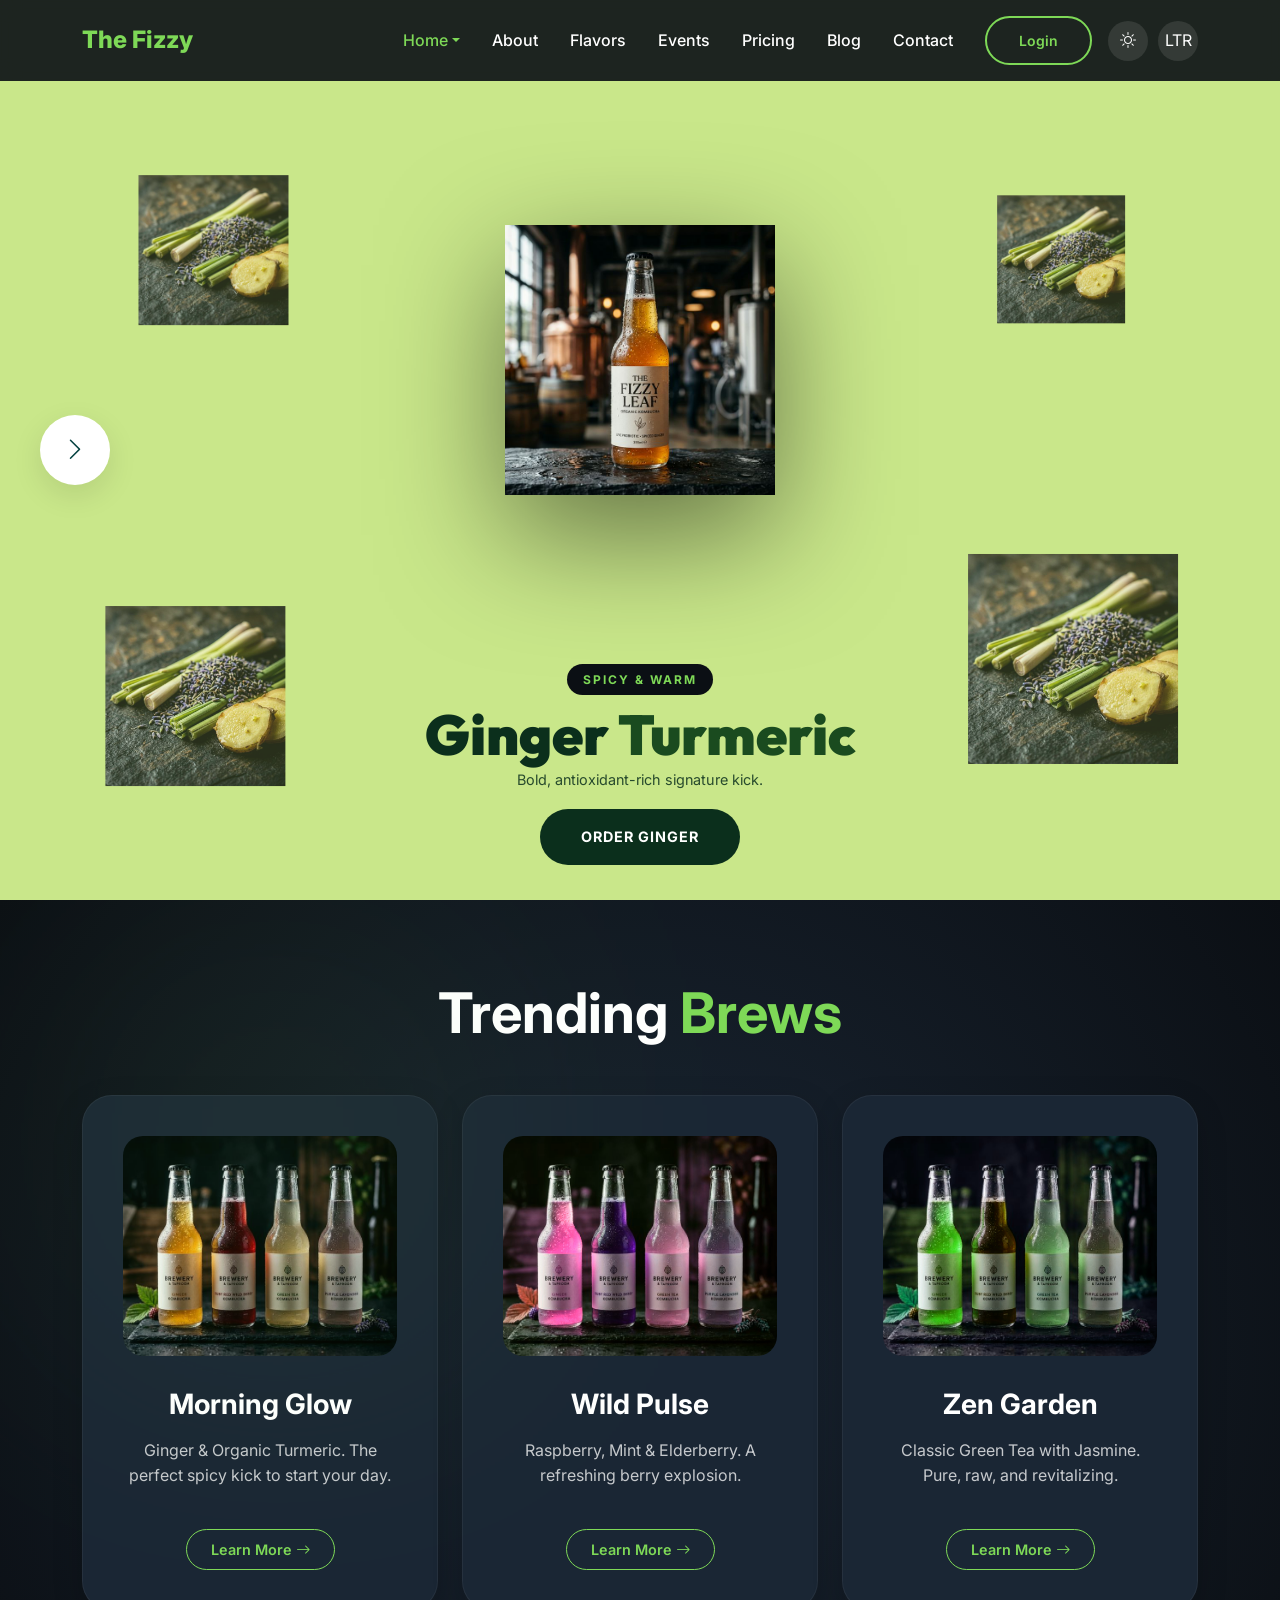
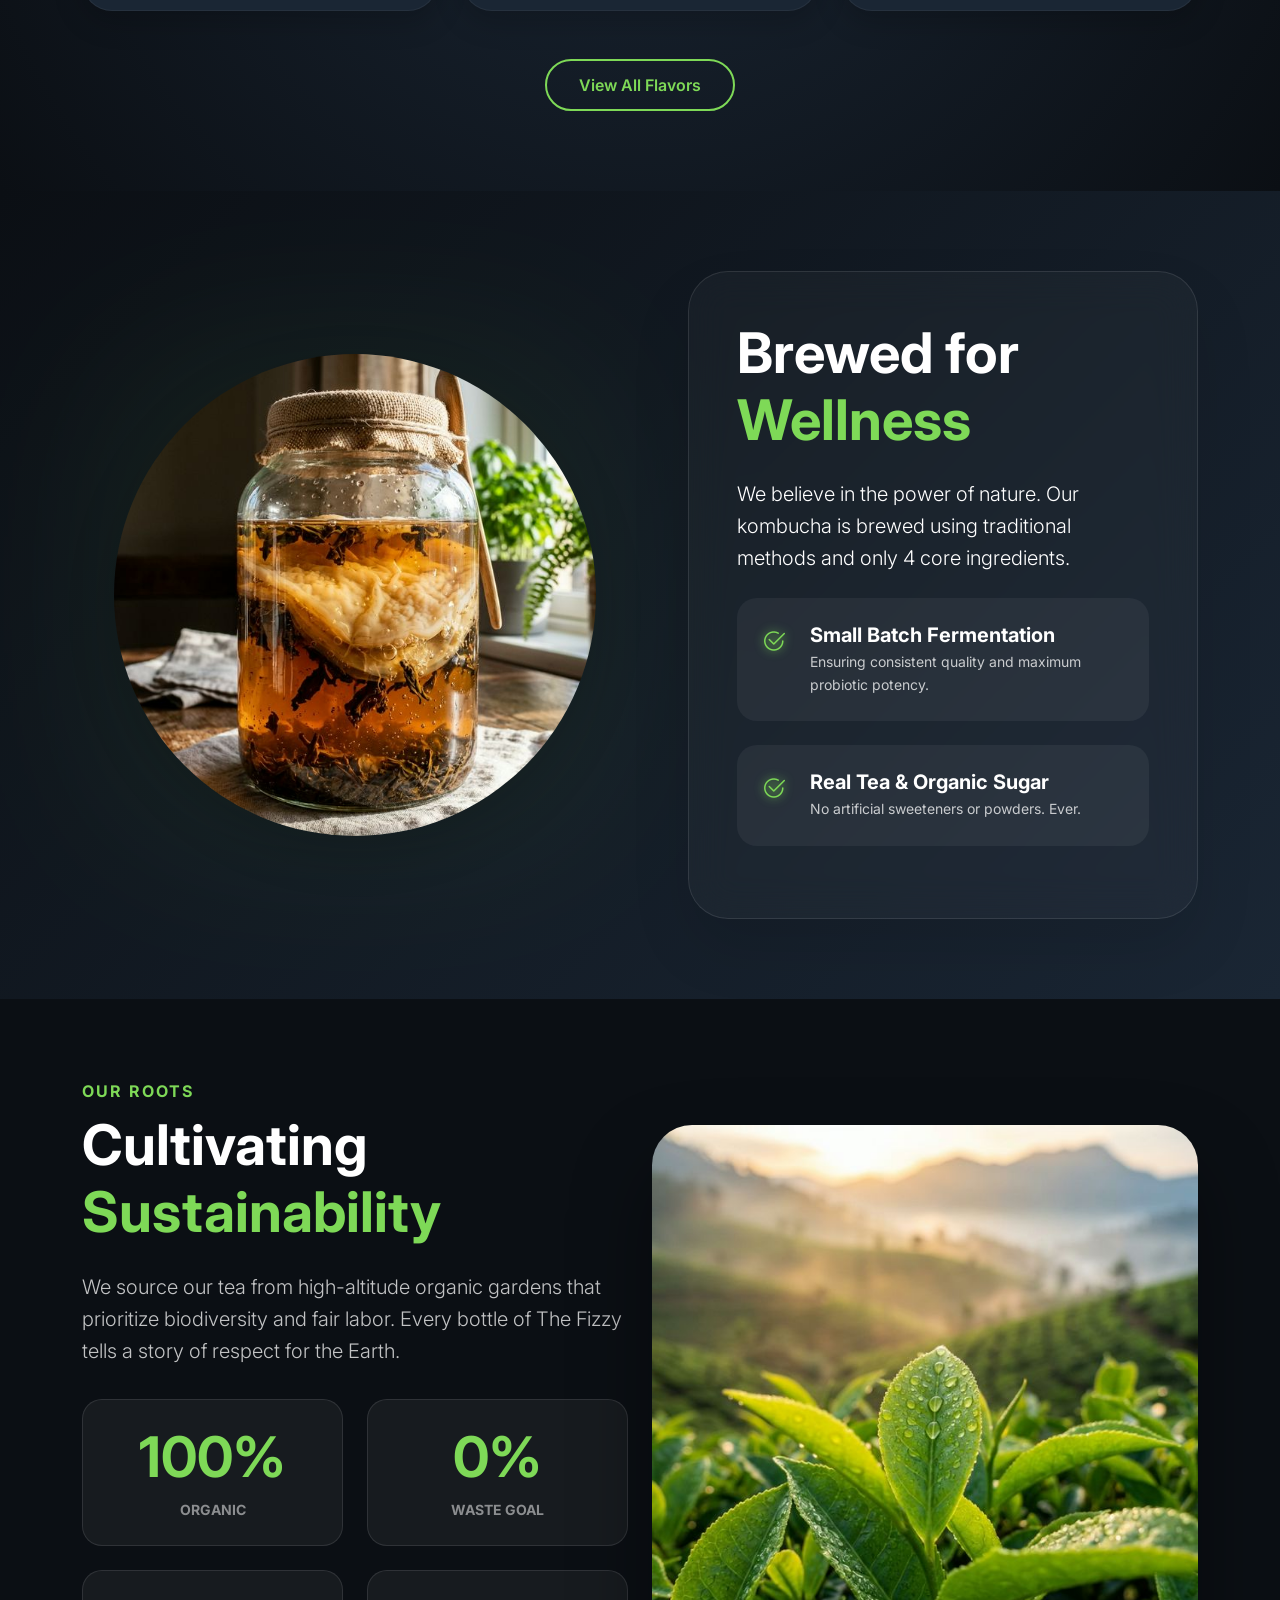
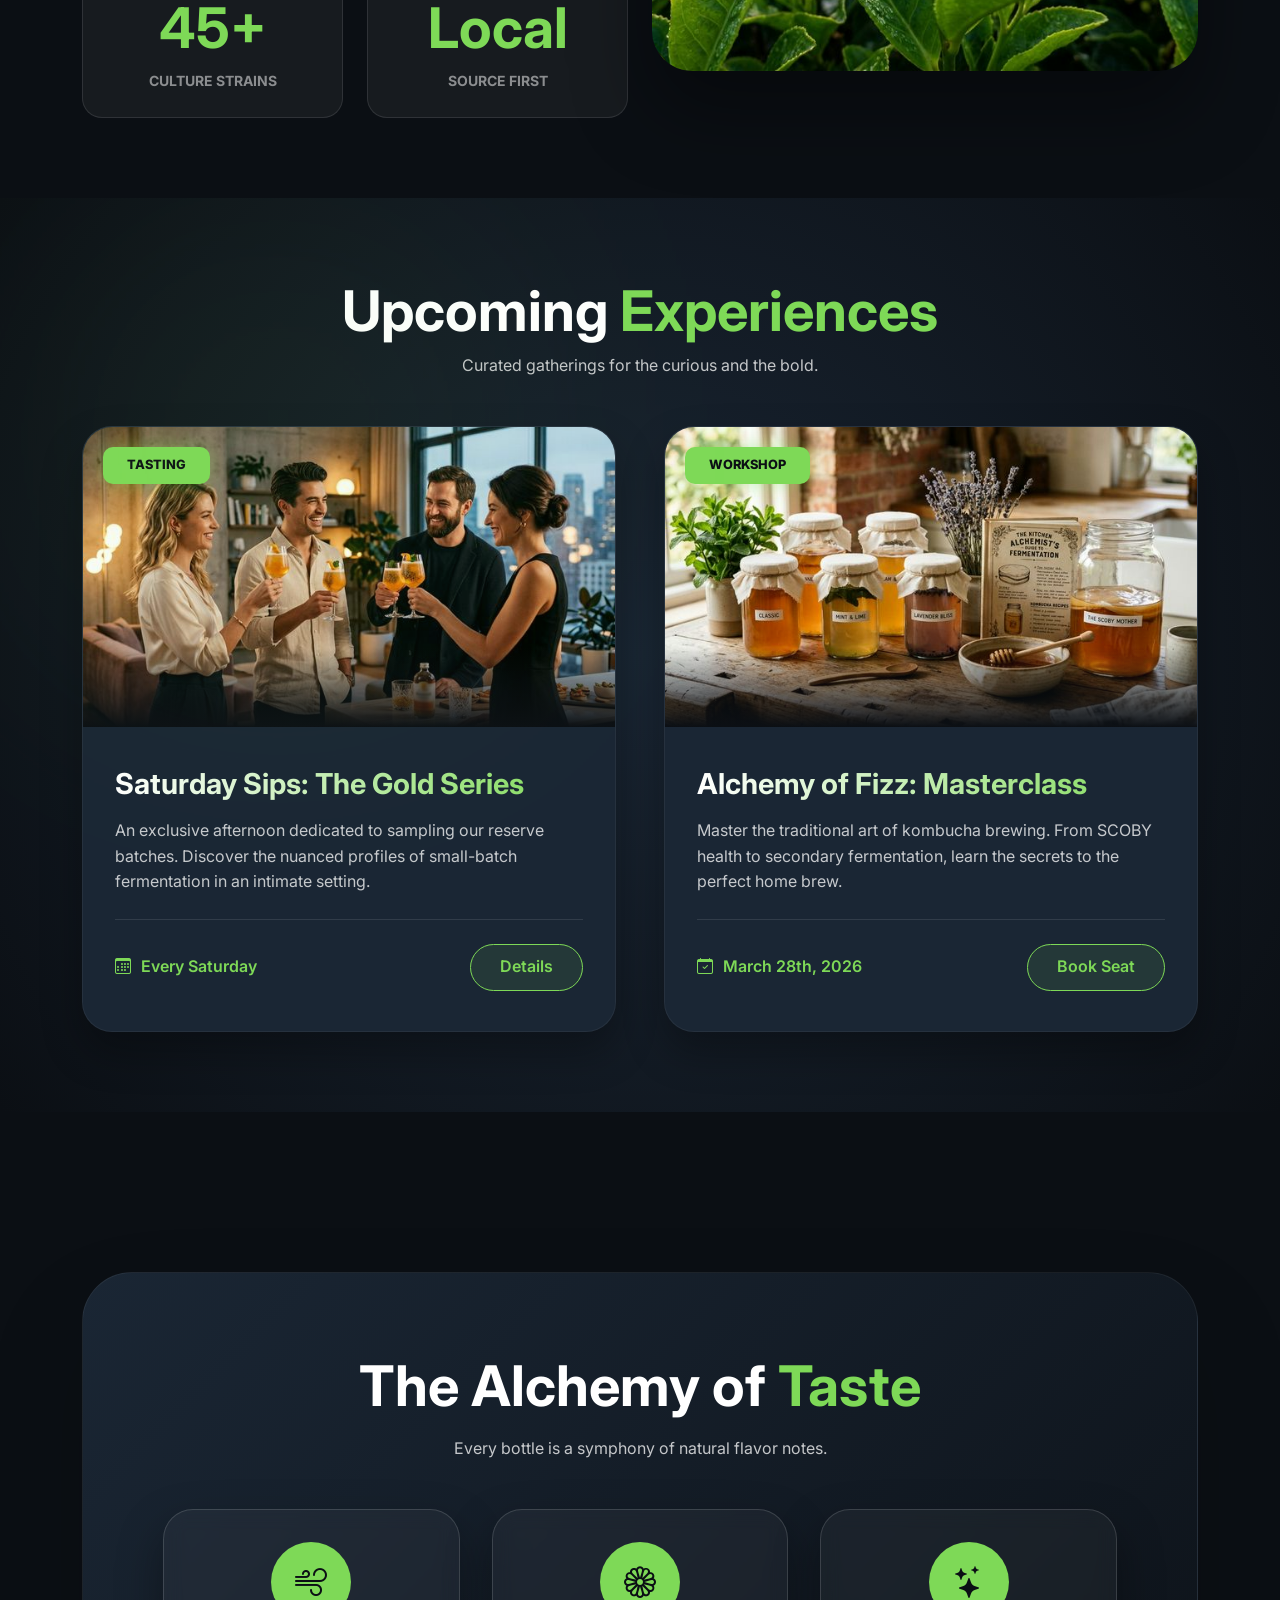
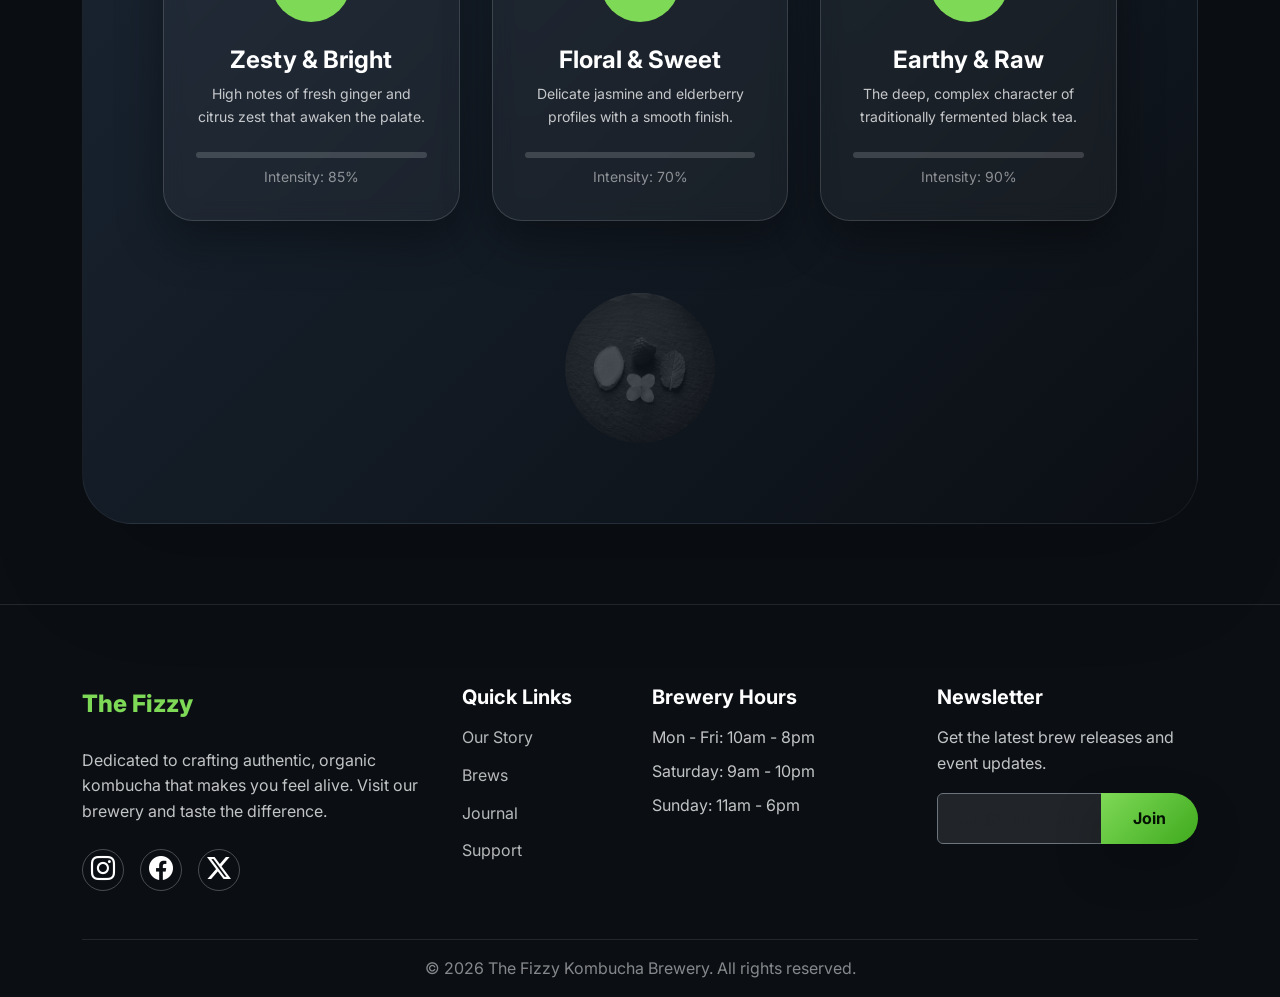
<file: index.html>
<!DOCTYPE html>
<html lang="en" dir="ltr" data-theme="dark">

<head>
    <meta charset="UTF-8">
    <meta name="viewport" content="width=device-width, initial-scale=1.0">
    <title>The Fizzy | Premium Kombucha Brewery</title>
    <meta name="description"
        content="Authentic, organic, small-batch kombucha brewery. Fresh, fizzy, and alive brews for a healthy lifestyle.">

    <!-- Fonts -->
    <link rel="preconnect" href="https://fonts.googleapis.com">
    <link rel="preconnect" href="https://fonts.gstatic.com" crossorigin>
    <link
        href="https://fonts.googleapis.com/css2?family=Inter:wght@400;500;600;700&family=Outfit:wght@400;600;800&display=swap"
        rel="stylesheet">

    <!-- Icons -->
    <link rel="icon" type="image/png" href="assets/images/favicon.png">
    <link rel="stylesheet" href="https://cdn.jsdelivr.net/npm/bootstrap-icons@1.11.3/font/bootstrap-icons.min.css">

    <!-- Bootstrap CSS (Dynamic based on RTL) -->
    <link id="bootstrap-link" rel="stylesheet"
        href="https://cdn.jsdelivr.net/npm/bootstrap@5.3.3/dist/css/bootstrap.min.css">

    <!-- Custom CSS -->
    <link rel="stylesheet" href="assets/css/style.css">
</head>

<body>

    <!-- Header / Navbar -->
    <nav class="navbar navbar-expand-lg fixed-top">
        <div class="container">
            <a class="navbar-brand d-flex align-items-center" href="index.html">
                <span>The Fizzy</span>
            </a>

            <div class="d-flex align-items-center ms-auto">


                <button class="navbar-toggler border-0 shadow-none" type="button" data-bs-toggle="collapse"
                    data-bs-target="#navbarNav">
                    <span class="navbar-toggler-icon"></span>
                </button>
            </div>

            <div class="collapse navbar-collapse" id="navbarNav">
                <ul class="navbar-nav m-inline-start-auto">
                    <li class="nav-item dropdown">
                        <a class="nav-link dropdown-toggle active" href="#" role="button"
                            data-bs-toggle="dropdown">Home</a>
                        <ul class="dropdown-menu bg-dark border-secondary">
                            <li><a class="dropdown-item text-white" href="index.html">Home 1</a></li>
                            <li><a class="dropdown-item text-white" href="home-2.html">Home 2</a></li>
                        </ul>
                    </li>
                    <li class="nav-item"><a class="nav-link" href="about.html">About</a></li>
                    <li class="nav-item"><a class="nav-link" href="flavors.html">Flavors</a></li>
                    <li class="nav-item"><a class="nav-link" href="events.html">Events</a></li>
                    <li class="nav-item"><a class="nav-link" href="pricing.html">Pricing</a></li>
                    <li class="nav-item"><a class="nav-link" href="blog.html">Blog</a></li>

                    <li class="nav-item"><a class="nav-link" href="contact.html">Contact</a></li>
                </ul>

                <div class="d-flex align-items-center mt-3 mt-lg-0 ms-lg-3">
                    <a href="login.html" class="btn btn-outline-accent btn-sm me-3">Login</a>
                    <div class="theme-controls d-flex">
                        <button id="theme-toggle" class="control-btn" title="Toggle Dark/Light Mode"><i
                                class="bi bi-sun"></i></button>
                        <button id="rtl-toggle" class="control-btn" title="Toggle LTR/RTL"><span
                                class="rtl-text">LTR</span></button>

                    </div>
                </div>
            </div>
        </div>
    </nav>

    <!-- Fruity Inspired Hero Slider -->
    <header id="fruity-hero">
        <main class="fruity-main">
            <!-- Navigation Buttons -->
            <div class="slider-controls-wrap">
                <button id="prevButton" class="slider-btn wave-btn"><i class="bi bi-chevron-left"></i></button>
                <button id="nextButton" class="slider-btn wave-btn"><i class="bi bi-chevron-right"></i></button>
            </div>

            <!-- Animated Title Background -->
            <div class="bg-title-wrap">
                <h1 class="h1-bg">GINGER</h1>
            </div>

            <!-- Central Product -->
            <div class="product-focus">
                <div class="product-bottle-img">
                    <img src="assets/images/hero_bottle.png" alt="Premium Kombucha" class="bottle-main">
                </div>
            </div>

            <!-- Content Overlay -->
            <div class="hero-content-overlay">
                <div class="content-slider-strip">
                    <section class="content-slide">
                        <span class="premium-badge-mini">Spicy & Warm</span>
                        <h2 class="flavor-main-title">Ginger <span class="text-accent">Turmeric</span></h2>
                        <p class="flavor-lede">Bold, antioxidant-rich signature kick.</p>
                        <a href="flavors.html" class="btn btn-accent-hero-mini">Order Ginger</a>
                    </section>
                    <section class="content-slide">
                        <span class="premium-badge-mini">Sweet & Tangy</span>
                        <h2 class="flavor-main-title">Wild <span class="text-accent">Berry</span> Bliss</h2>
                        <p class="flavor-lede">Naturally sweet forest berry harvest.</p>
                        <a href="flavors.html" class="btn btn-accent-hero-mini">Savor Berries</a>
                    </section>
                    <section class="content-slide">
                        <span class="premium-badge-mini">Pure & Zen</span>
                        <h2 class="flavor-main-title">Classic <span class="text-accent">Green</span> Tea</h2>
                        <p class="flavor-lede">Raw, organic organic green tea fermentation.</p>
                        <a href="flavors.html" class="btn btn-accent-hero-mini">Classic Zen</a>
                    </section>
                </div>
            </div>

            <!-- Floating Ingredients -->
            <div class="ingredients-viewport">
                <div class="sections-strip">
                    <!-- Section 1: Ginger -->
                    <section class="ingredient-section" id="section1">
                        <div class="floating-group">
                            <div class="f-img f-img-1"><img src="assets/images/brew-ingredients.png" alt="Ginger"></div>
                            <div class="f-img f-img-2"><img src="assets/images/brew-ingredients.png" alt="Ginger"></div>
                            <div class="f-img f-img-3"><img src="assets/images/brew-ingredients.png" alt="Mint"></div>
                            <div class="f-img f-img-4"><img src="assets/images/brew-ingredients.png" alt="Turmeric">
                            </div>
                        </div>
                    </section>
                    <!-- Section 2: Berry -->
                    <section class="ingredient-section" id="section2">
                        <div class="floating-group">
                            <div class="f-img f-img-1"><img src="assets/images/flavors.png" alt="Berry"></div>
                            <div class="f-img f-img-2"><img src="assets/images/flavors.png" alt="Berry"></div>
                            <div class="f-img f-img-3"><img src="assets/images/flavors.png" alt="Berry"></div>
                            <div class="f-img f-img-4"><img src="assets/images/flavors.png" alt="Berry"></div>
                        </div>
                    </section>
                    <!-- Section 3: Classic -->
                    <section class="ingredient-section" id="section3">
                        <div class="floating-group">
                            <div class="f-img f-img-1"><img src="assets/images/farm-roots.png" alt="Tea"></div>
                            <div class="f-img f-img-2"><img src="assets/images/farm-roots.png" alt="Tea"></div>
                            <div class="f-img f-img-3"><img src="assets/images/farm-roots.png" alt="Tea"></div>
                            <div class="f-img f-img-4"><img src="assets/images/farm-roots.png" alt="Tea"></div>
                        </div>
                    </section>
                </div>
            </div>
        </main>
    </header>

    <!-- Featured Flavors -->
    <section class="section-padding bg-darker">
        <div class="container text-center">
            <h2 class="mb-5 animate-on-scroll">Trending <span class="text-accent">Brews</span></h2>
            <div class="row g-4 flavor-row">
                <!-- Flavor 1 -->
                <div class="col-md-6 col-lg-4 animate-on-scroll">
                    <div class="flavor-card flavor-ginger">
                        <div class="flavor-image-container">
                            <img src="assets/images/flavors.png" alt="Ginger & Turmeric" class="flavor-image">
                        </div>
                        <h3>Morning Glow</h3>
                        <p class="opacity-75">Ginger & Organic Turmeric. The perfect spicy kick to start your day.</p>
                        <a href="flavors.html#ginger-ritual" class="learn-more-btn">Learn More <i
                                class="bi bi-arrow-right"></i></a>
                    </div>
                </div>
                <!-- Flavor 2 -->
                <div class="col-md-6 col-lg-4 animate-on-scroll" style="animation-delay: 0.2s">
                    <div class="flavor-card flavor-pulse">
                        <div class="flavor-image-container">
                            <img src="assets/images/flavors.png" alt="Wild Berry" class="flavor-image">
                        </div>
                        <h3>Wild Pulse</h3>
                        <p class="opacity-75">Raspberry, Mint & Elderberry. A refreshing berry explosion.</p>
                        <a href="flavors.html#wild-berry-bloom" class="learn-more-btn">Learn More <i
                                class="bi bi-arrow-right"></i></a>
                    </div>
                </div>
                <!-- Flavor 3 -->
                <div class="col-md-6 col-lg-4 animate-on-scroll" style="animation-delay: 0.4s">
                    <div class="flavor-card flavor-zen">
                        <div class="flavor-image-container">
                            <img src="assets/images/flavors.png" alt="Green Tea" class="flavor-image">
                        </div>
                        <h3>Zen Garden</h3>
                        <p class="opacity-75">Classic Green Tea with Jasmine. Pure, raw, and revitalizing.</p>
                        <a href="flavors.html#emerald-mint" class="learn-more-btn">Learn More <i
                                class="bi bi-arrow-right"></i></a>
                    </div>
                </div>
            </div>
            <div class="mt-5">
                <a href="flavors.html" class="btn btn-outline-accent">View All Flavors</a>
            </div>
        </div>
    </section>

    <!-- Brewing Process (Wellness) -->
    <section class="section-padding overflow-hidden wellness-section">
        <div class="container">
            <div class="row align-items-center">
                <div class="col-lg-6 order-2 order-lg-1 animate-on-scroll">
                    <div class="wellness-image-container">
                        <img src="assets/images/wellness_brew.png" alt="Pure Brewing"
                            class="img-fluid rounded-circle shadow-lg border-accent border-4"
                            style="aspect-ratio: 1/1; object-fit: cover;">
                    </div>
                </div>
                <div class="col-lg-6 order-1 order-lg-2 ps-lg-5 mb-5 mb-lg-0 animate-on-scroll">
                    <div class="glass-card">
                        <h2 class="mb-4">Brewed for <span class="text-accent">Wellness</span></h2>
                        <p class="lead mb-4">We believe in the power of nature. Our kombucha is brewed using traditional
                            methods
                            and only 4 core ingredients.</p>
                        <ul class="list-unstyled wellness-list mt-4">
                            <li class="d-flex align-items-start">
                                <i class="bi bi-check2-circle text-accent me-4"></i>
                                <div>
                                    <h5 class="fw-bold mb-1">Small Batch Fermentation</h5>
                                    <p class="opacity-75 mb-0 small">Ensuring consistent quality and maximum probiotic
                                        potency.</p>
                                </div>
                            </li>
                            <li class="d-flex align-items-start">
                                <i class="bi bi-check2-circle text-accent me-4"></i>
                                <div>
                                    <h5 class="fw-bold mb-1">Real Tea & Organic Sugar</h5>
                                    <p class="opacity-75 mb-0 small">No artificial sweeteners or powders. Ever.</p>
                                </div>
                            </li>
                        </ul>
                    </div>
                </div>
            </div>
        </div>
    </section>

    <!-- Sustainability & Sourcing -->
    <section class="section-padding sustainability-section">
        <div class="container">
            <div class="row align-items-center">
                <div class="col-lg-6 mb-5 mb-lg-0 animate-on-scroll">
                    <span class="text-accent fw-bold text-uppercase letter-spacing-2">Our Roots</span>
                    <h2 class="display-4 fw-bold mt-2 mb-4">Cultivating <span class="text-accent">Sustainability</span>
                    </h2>
                    <p class="lead opacity-75 mb-4">We source our tea from high-altitude organic gardens that prioritize
                        biodiversity and fair labor. Every bottle of The Fizzy tells a story of respect for the
                        Earth.</p>
                    <div class="stats-grid">
                        <div class="stat-box">
                            <h2>100%</h2>
                            <p class="mb-0 small text-uppercase fw-bold opacity-50">Organic</p>
                        </div>
                        <div class="stat-box">
                            <h2>0%</h2>
                            <p class="mb-0 small text-uppercase fw-bold opacity-50">Waste Goal</p>
                        </div>
                        <div class="stat-box">
                            <h2>45+</h2>
                            <p class="mb-0 small text-uppercase fw-bold opacity-50">Culture Strains</p>
                        </div>
                        <div class="stat-box">
                            <h2>Local</h2>
                            <p class="mb-0 small text-uppercase fw-bold opacity-50">Source First</p>
                        </div>
                    </div>
                </div>
                <div class="col-lg-6 animate-on-scroll" style="animation-delay: 0.2s">
                    <div class="sustainability-image-wrapper">
                        <img src="assets/images/sustainability_roots.png" alt="Tea Garden" class="img-fluid">
                    </div>
                </div>
            </div>
        </div>
    </section>



    <!-- Premium Events Section -->
    <section class="section-padding bg-darker overflow-hidden">
        <div class="container">
            <div class="text-center mb-5 animate-on-scroll">
                <h2 class="display-4 fw-bold">Upcoming <span class="text-accent">Experiences</span></h2>
                <p class="opacity-75">Curated gatherings for the curious and the bold.</p>
            </div>
            <div class="row g-5">
                <!-- Event 1 -->
                <div class="col-lg-6 animate-on-scroll">
                    <div class="event-card">
                        <span class="event-badge">TASTING</span>
                        <div class="event-image-wrapper">
                            <img src="assets/images/event_tasting.png" alt="Saturday Sips">
                            <div class="event-overlay"></div>
                        </div>
                        <div class="event-content">
                            <h3>Saturday Sips: The Gold Series</h3>
                            <p class="opacity-75 mb-4">An exclusive afternoon dedicated to sampling our reserve batches.
                                Discover the nuanced profiles of small-batch fermentation in an intimate setting.</p>
                            <div class="event-footer">
                                <div class="event-date">
                                    <i class="bi bi-calendar3"></i> Every Saturday
                                </div>
                                <a href="events.html" class="event-btn">Details</a>
                            </div>
                        </div>
                    </div>
                </div>
                <!-- Event 2 -->
                <div class="col-lg-6 animate-on-scroll" style="animation-delay: 0.2s">
                    <div class="event-card">
                        <span class="event-badge">WORKSHOP</span>
                        <div class="event-image-wrapper">
                            <img src="assets/images/event_workshop.png" alt="Home Brew 101">
                            <div class="event-overlay"></div>
                        </div>
                        <div class="event-content">
                            <h3>Alchemy of Fizz: Masterclass</h3>
                            <p class="opacity-75 mb-4">Master the traditional art of kombucha brewing. From SCOBY health
                                to secondary fermentation, learn the secrets to the perfect home brew.</p>
                            <div class="event-footer">
                                <div class="event-date">
                                    <i class="bi bi-calendar-check"></i> March 28th, 2026
                                </div>
                                <a href="events.html" class="event-btn">Book Seat</a>
                            </div>
                        </div>
                    </div>
                </div>
            </div>
        </div>
    </section>

    <!-- Taste Profile (Interactive-style) -->
        <section class="section-padding">
            <div class="container">
                <div class="flavor-profile-container animate-on-scroll">
                    <div class="text-center mb-5">
                        <h2 class="display-5 fw-bold mb-3">The Alchemy of <span class="text-accent">Taste</span></h2>
                        <p class="opacity-75">Every bottle is a symphony of natural flavor notes.</p>
                    </div>
                    <div class="flavor-profile-grid">
                        <!-- Note 1 -->
                        <div class="flavor-node" style="--percent: 85%;">
                            <div class="icon-circle">
                                <i class="bi bi-wind"></i>
                            </div>
                            <h4>Zesty & Bright</h4>
                            <p class="small opacity-75">High notes of fresh ginger and citrus zest that awaken the
                                palate.</p>
                            <div class="taste-meter">
                                <div class="taste-fill"></div>
                            </div>
                            <small class="mt-2 d-block opacity-50">Intensity: 85%</small>
                        </div>
                        <!-- Note 2 -->
                        <div class="flavor-node" style="--percent: 70%;">
                            <div class="icon-circle">
                                <i class="bi bi-flower1"></i>
                            </div>
                            <h4>Floral & Sweet</h4>
                            <p class="small opacity-75">Delicate jasmine and elderberry profiles with a smooth finish.
                            </p>
                            <div class="taste-meter">
                                <div class="taste-fill"></div>
                            </div>
                            <small class="mt-2 d-block opacity-50">Intensity: 70%</small>
                        </div>
                        <!-- Note 3 -->
                        <div class="flavor-node" style="--percent: 90%;">
                            <div class="icon-circle">
                                <i class="bi bi-stars"></i>
                            </div>
                            <h4>Earthy & Raw</h4>
                            <p class="small opacity-75">The deep, complex character of traditionally fermented black
                                tea.</p>
                            <div class="taste-meter">
                                <div class="taste-fill"></div>
                            </div>
                            <small class="mt-2 d-block opacity-50">Intensity: 90%</small>
                        </div>
                    </div>
                    <div class="text-center mt-5">
                        <img src="assets/images/flavor_profile.png" alt="Raw Ingredients"
                            class="img-fluid rounded-circle opacity-25 mt-4"
                            style="width: 150px; filter: grayscale(1);">
                    </div>
                </div>
            </div>
        </section>

        <!-- Footer -->
    <footer>
        <div class="container">
            <div class="row g-4">
                <div class="col-lg-4">
                    <a class="navbar-brand d-inline-flex align-items-center mb-4" href="index.html">
                        <span>The Fizzy</span>
                    </a>
                    <p class="opacity-75 mb-4">Dedicated to crafting authentic, organic kombucha that makes you feel
                        alive. Visit our brewery and taste the difference.</p>
                    <div class="social-links d-flex gap-3">
                        <a href="#"><i class="bi bi-instagram fs-4"></i></a>
                        <a href="#"><i class="bi bi-facebook fs-4"></i></a>
                        <a href="#"><i class="bi bi-twitter-x fs-4"></i></a>
                    </div>
                </div>
                <div class="col-lg-2">
                    <h5>Quick Links</h5>
                    <ul class="list-unstyled mt-3">
                        <li><a href="about.html" class="footer-link">Our Story</a></li>
                        <li><a href="flavors.html" class="footer-link">Brews</a></li>
                        <li><a href="blog.html" class="footer-link">Journal</a></li>
                        <li><a href="contact.html" class="footer-link">Support</a></li>
                    </ul>
                </div>
                <div class="col-lg-3">
                    <h5>Brewery Hours</h5>
                    <ul class="list-unstyled mt-3 opacity-75">
                        <li class="mb-2">Mon - Fri: 10am - 8pm</li>
                        <li class="mb-2">Saturday: 9am - 10pm</li>
                        <li class="mb-2">Sunday: 11am - 6pm</li>
                    </ul>
                </div>
                <div class="col-lg-3">
                    <h5>Newsletter</h5>
                    <p class="opacity-75 mt-3">Get the latest brew releases and event updates.</p>
                    <form class="mt-3">
                        <div class="input-group">
                            <input type="email" class="form-control bg-dark border-secondary text-white"
                                placeholder="your@email.com">
                            <button class="btn btn-accent">Join</button>
                        </div>
                    </form>
                </div>
            </div>
            <hr class="mt-5 border-secondary">
            <div class="text-center mt-3 opacity-50">
                <p>&copy; 2026 The Fizzy Kombucha Brewery. All rights reserved.</p>
            </div>
        </div>
    </footer>

        <!-- Bootstrap JS + Popper JS Bundle -->
        <!-- Bootstrap JS + Popper JS Bundle -->
        <script src="https://cdn.jsdelivr.net/npm/bootstrap@5.3.3/dist/js/bootstrap.bundle.min.js"></script>

        <!-- GSAP and Slider Logic -->
        <script src="https://cdnjs.cloudflare.com/ajax/libs/gsap/3.12.5/gsap.min.js"></script>
        <script>
            document.addEventListener('DOMContentLoaded', () => {
                const h1Texts = ["GINGER", "BERRY", "CLASSIC"];
                const logoColors = ["var(--ginger-logo)", "var(--berry-logo)", "var(--classic-logo)"];

                const sectionsStrip = document.querySelector(".sections-strip");
                const contentStrip = document.querySelector(".content-slider-strip");
                const prevButton = document.getElementById("prevButton");
                const nextButton = document.getElementById("nextButton");
                const mainTitle = document.querySelector(".h1-bg");
                const logoText = document.querySelector(".navbar-brand span");

                let currentIndex = 0;

                // Initial Floating Animation for all pieces
                gsap.to(".f-img img", {
                    x: "random(-30, 30)",
                    y: "random(-30, 30)",
                    duration: "random(2, 4)",
                    ease: "sine.inOut",
                    yoyo: true,
                    repeat: -1,
                    stagger: {
                        amount: 2,
                        from: "random"
                    }
                });

                const updateSlider = () => {
                    const offset = -currentIndex * 100;
                    gsap.to([sectionsStrip, contentStrip], {
                        x: `${offset}vw`,
                        duration: 0.8,
                        ease: "expo.out"
                    });

                    // Update Text and Colors
                    gsap.to(logoText, { color: logoColors[currentIndex], duration: 0.5 });
                    gsap.fromTo(mainTitle, { y: "20%", opacity: 0 }, {
                        y: "0%",
                        opacity: 0.15,
                        duration: 0.5,
                        onStart: () => { mainTitle.innerHTML = h1Texts[currentIndex]; }
                    });

                    // Button visibility
                    prevButton.style.display = currentIndex === 0 ? "none" : "flex";
                    nextButton.style.display = currentIndex === h1Texts.length - 1 ? "none" : "flex";

                    // Update button colors
                    if (currentIndex < h1Texts.length - 1) nextButton.style.color = logoColors[currentIndex + 1];
                    if (currentIndex > 0) prevButton.style.color = logoColors[currentIndex - 1];
                };

                nextButton.addEventListener("click", () => {
                    if (currentIndex < h1Texts.length - 1) {
                        currentIndex++;
                        updateSlider();
                        gsap.from(".ingredient-section:nth-child(" + (currentIndex + 1) + ") .f-img", {
                            y: "100vh",
                            stagger: 0.1,
                            duration: 0.8,
                            ease: "power2.out"
                        });
                    }
                });

                prevButton.addEventListener("click", () => {
                    if (currentIndex > 0) {
                        currentIndex--;
                        updateSlider();
                        gsap.from(".ingredient-section:nth-child(" + (currentIndex + 1) + ") .f-img", {
                            y: "-100vh",
                            stagger: 0.1,
                            duration: 0.8,
                            ease: "power2.out"
                        });
                    }
                });
            });
        </script>
        <script src="assets/js/main.js"></script>
</body>

</html>
</file>
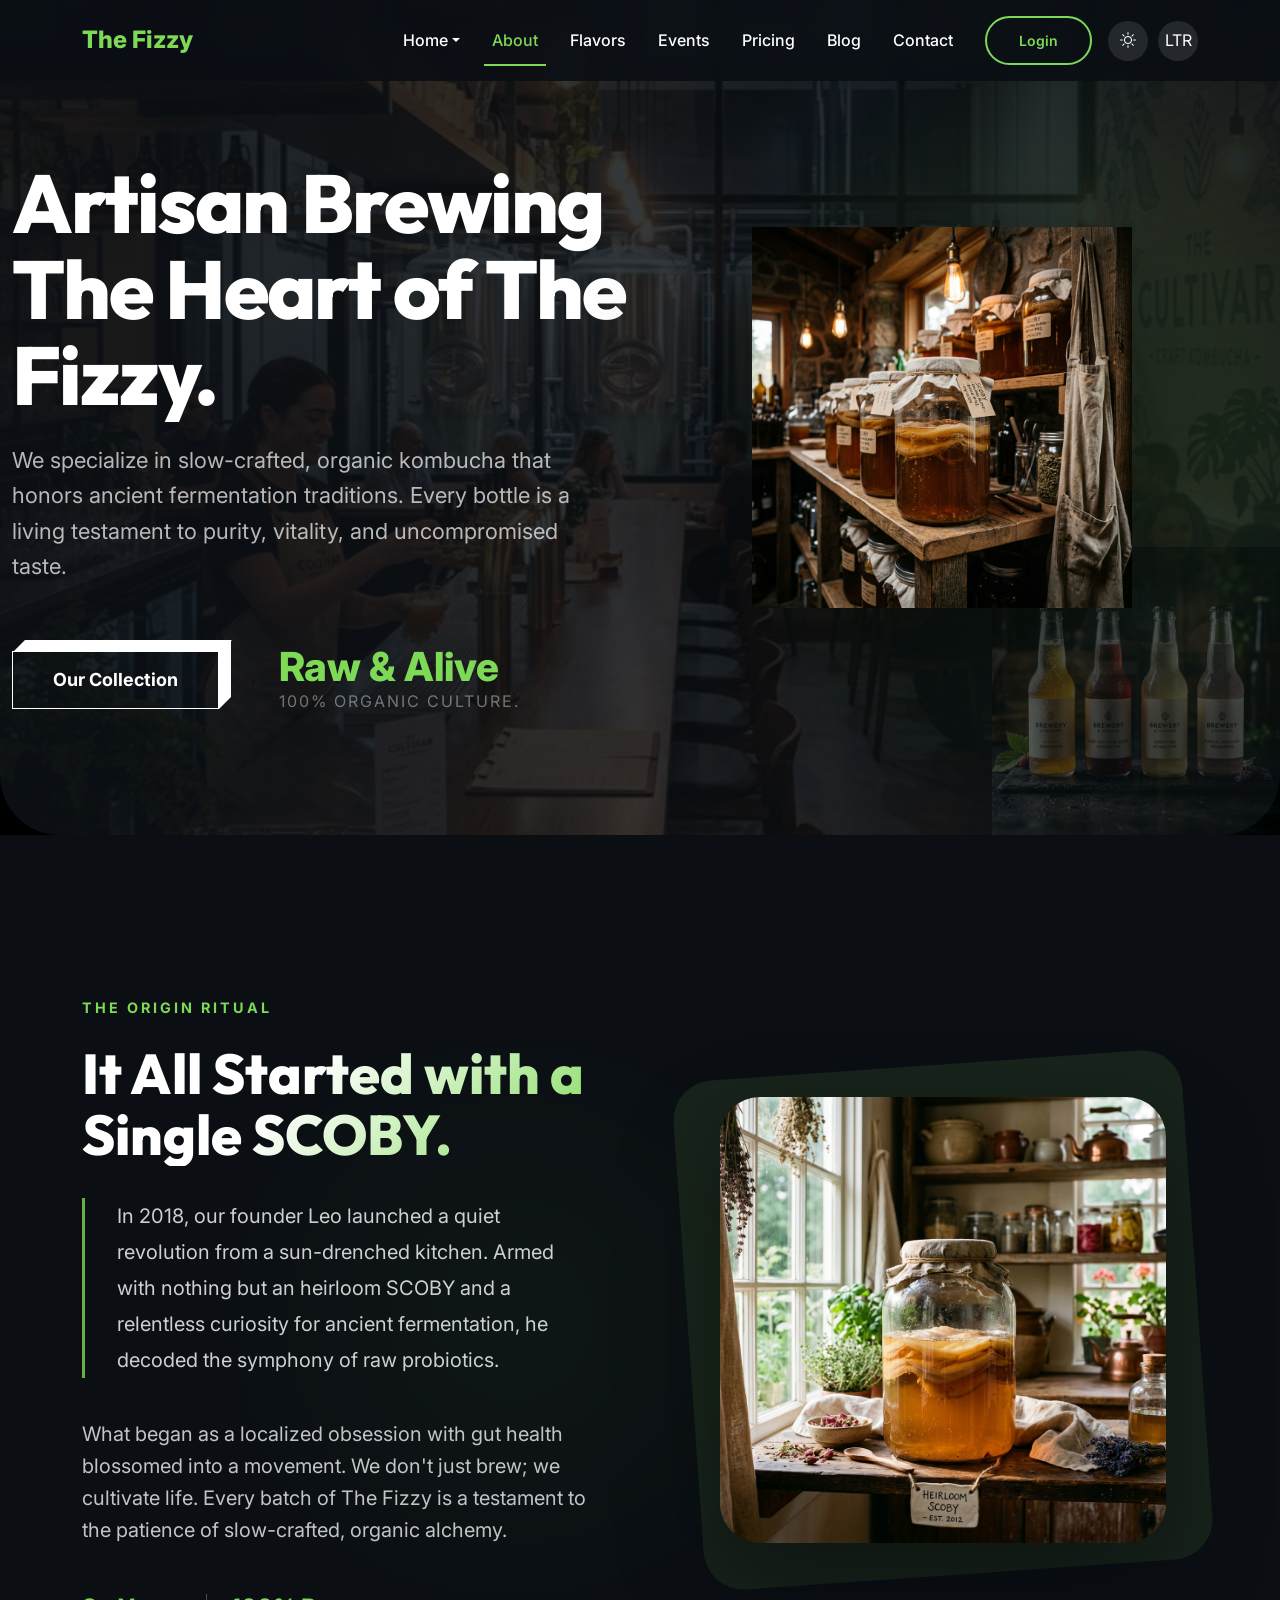
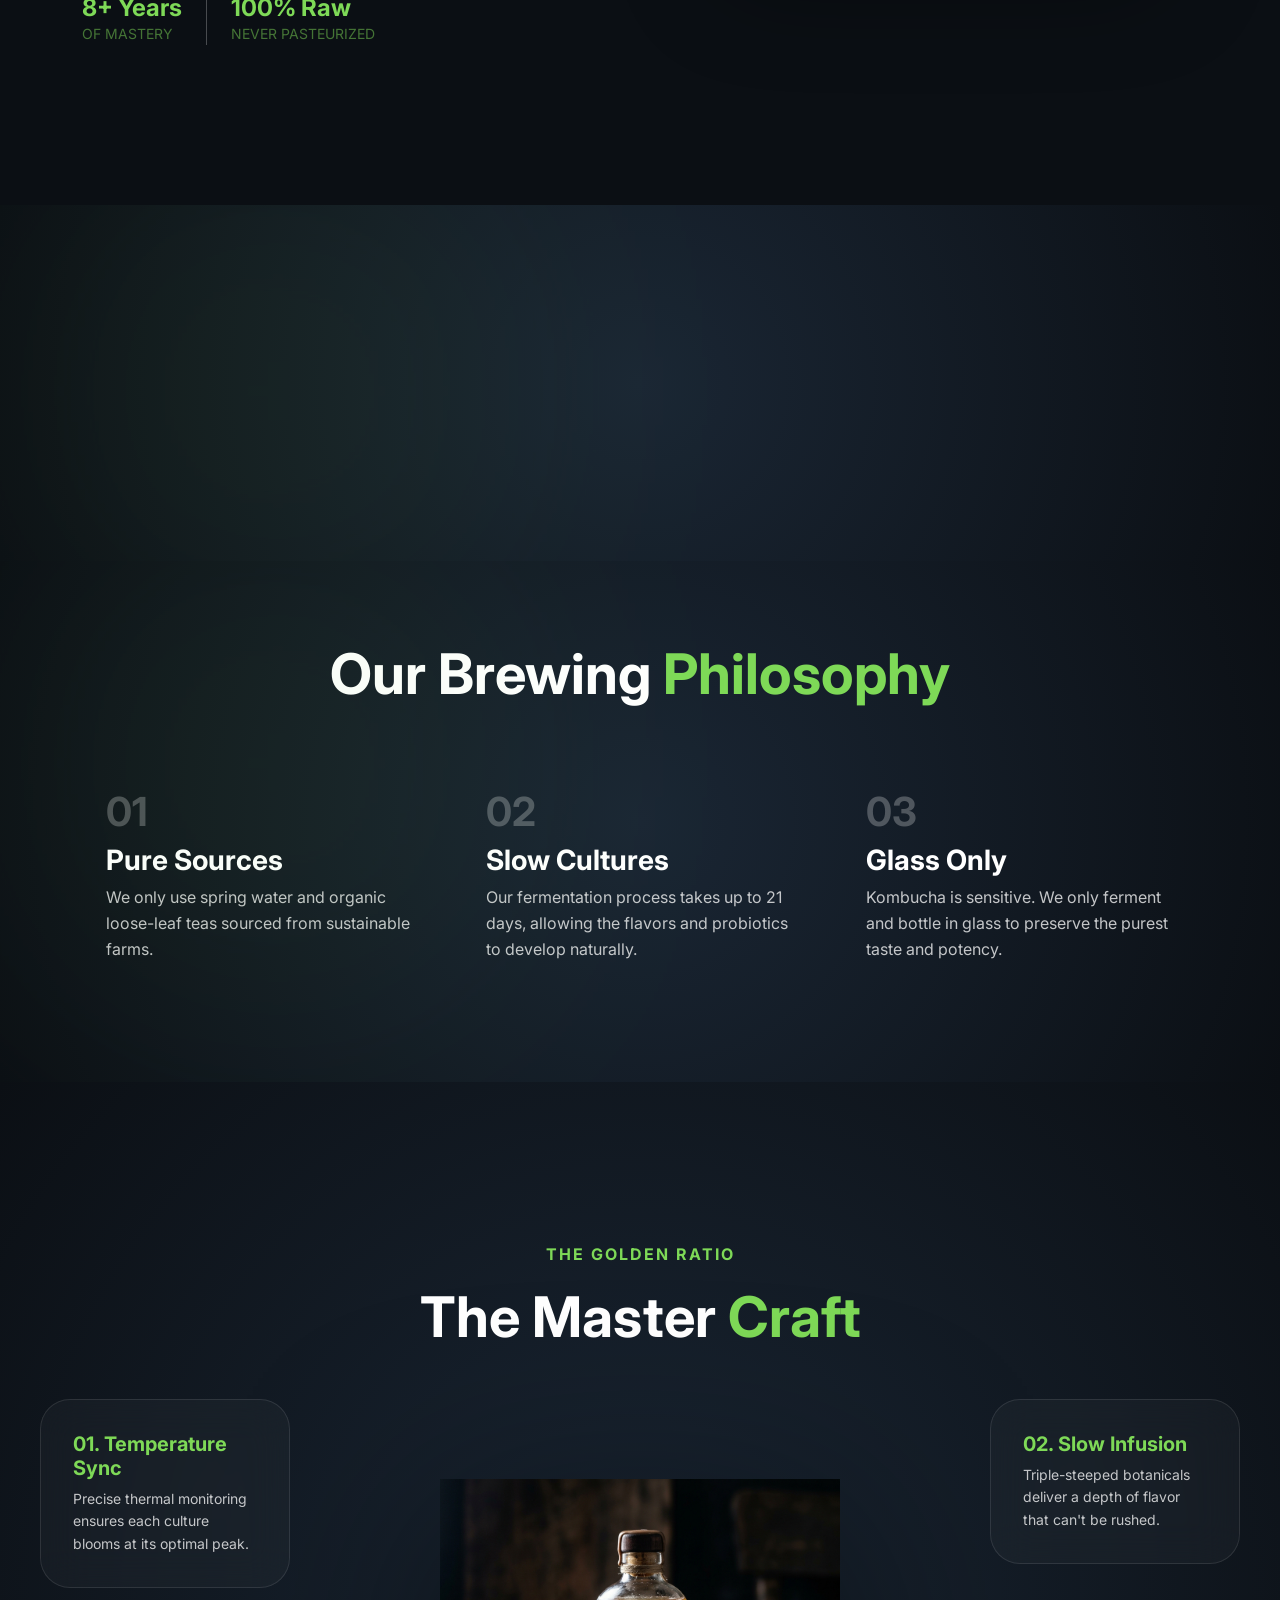
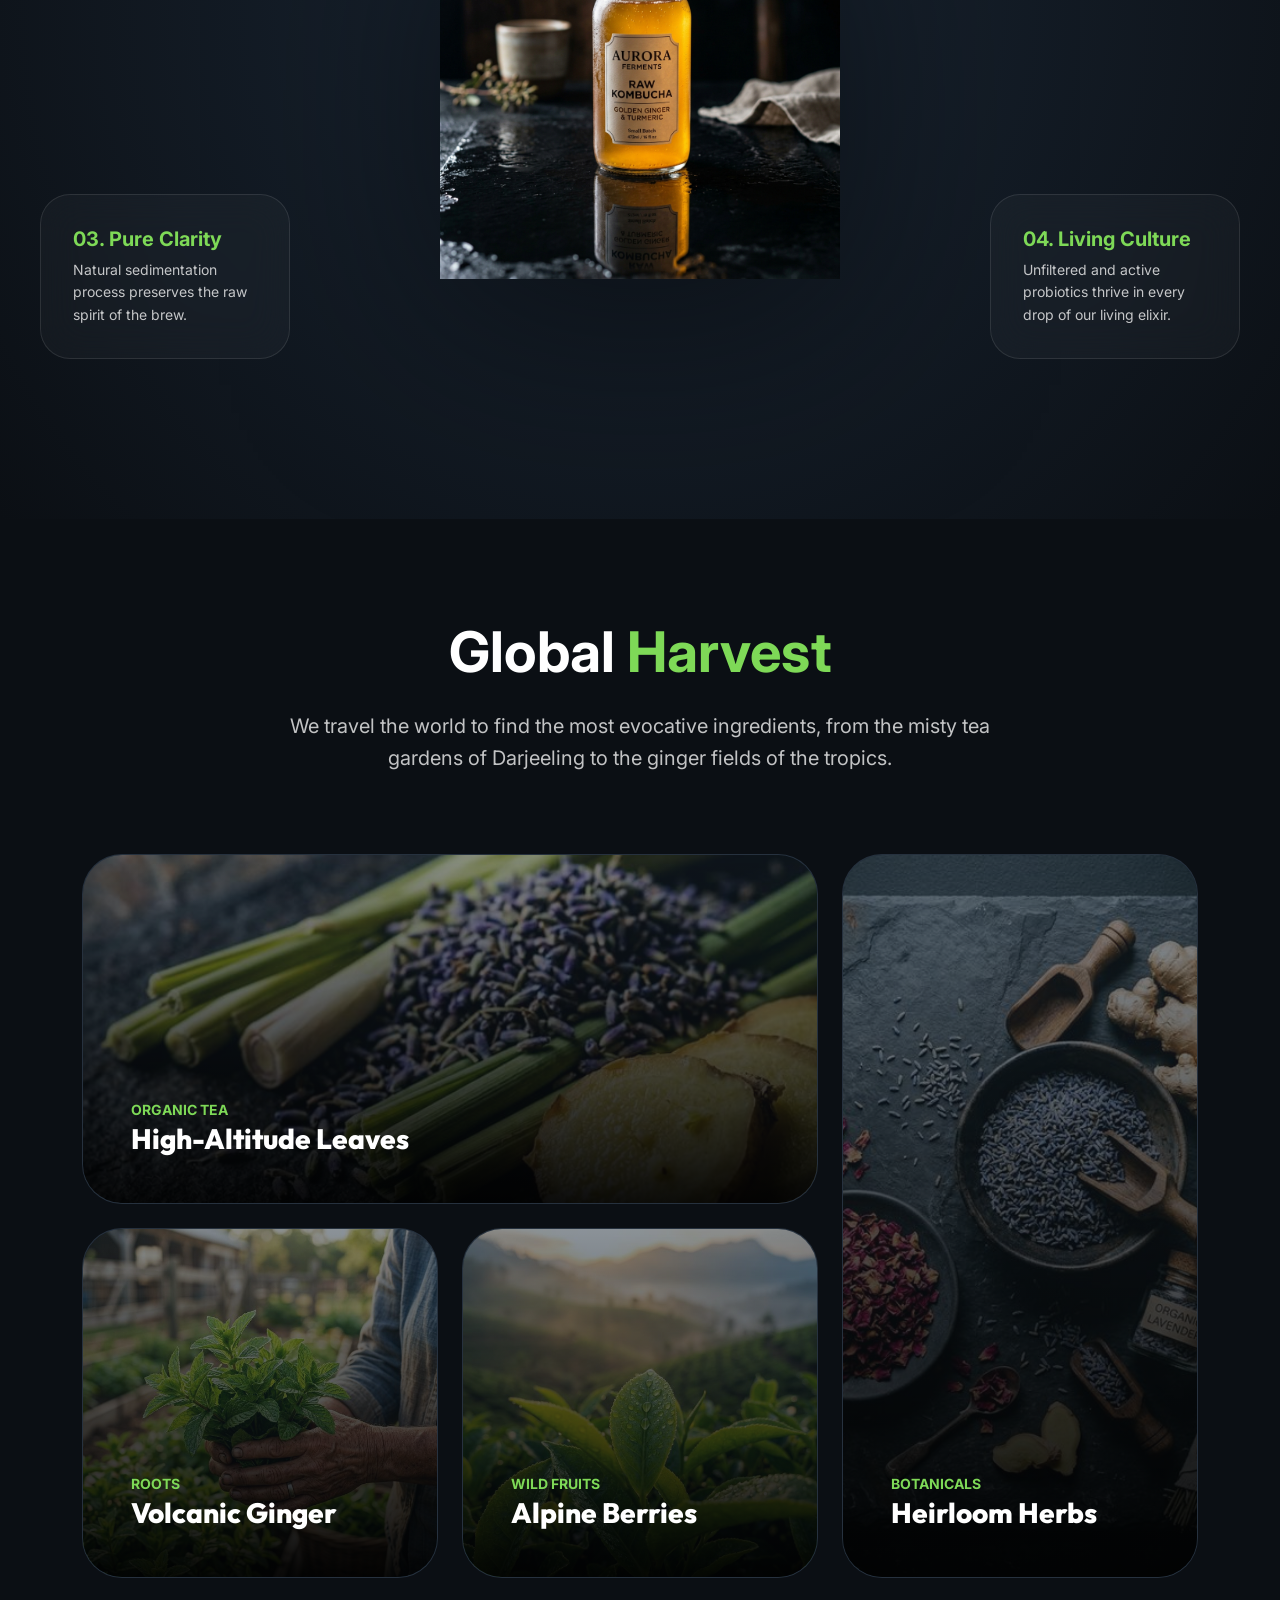
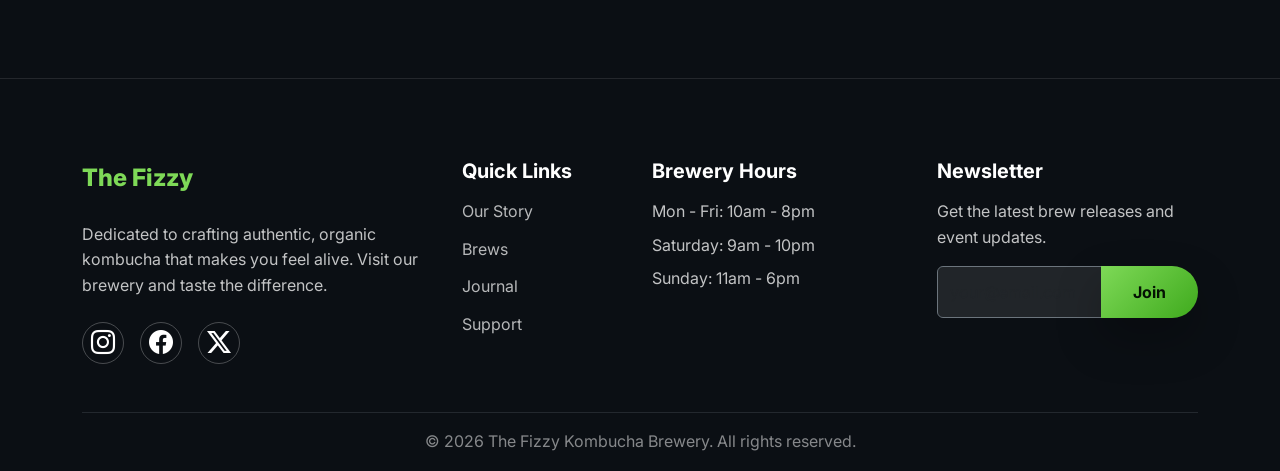
<file: about.html>
<!DOCTYPE html>
<html lang="en" dir="ltr" data-theme="dark">

<head>
    <meta charset="UTF-8">
    <meta name="viewport" content="width=device-width, initial-scale=1.0">
    <title>About Us | The Fizzy</title>

    <!-- Fonts -->
    <link rel="preconnect" href="https://fonts.googleapis.com">
    <link
        href="https://fonts.googleapis.com/css2?family=Inter:wght@400;500;600;700&family=Outfit:wght@400;600;800&display=swap"
        rel="stylesheet">

    <!-- Icons -->
    <link rel="icon" type="image/png" href="assets/images/favicon.png">
    <link rel="stylesheet" href="https://cdn.jsdelivr.net/npm/bootstrap-icons@1.11.3/font/bootstrap-icons.min.css">

    <!-- Bootstrap CSS -->
    <link id="bootstrap-link" rel="stylesheet"
        href="https://cdn.jsdelivr.net/npm/bootstrap@5.3.3/dist/css/bootstrap.min.css">

    <!-- Custom CSS -->
    <link rel="stylesheet" href="assets/css/about-hero.css">
    <link rel="stylesheet" href="assets/css/style.css">
</head>

<body>

    <!-- Header (Consistent) -->
    <nav class="navbar navbar-expand-lg fixed-top">
        <div class="container">
            <a class="navbar-brand d-flex align-items-center" href="index.html">
                <span>The Fizzy</span>
            </a>
            <button class="navbar-toggler border-0 shadow-none" type="button" data-bs-toggle="collapse"
                data-bs-target="#navbarNav">
                <span class="navbar-toggler-icon"></span>
            </button>
            <div class="collapse navbar-collapse" id="navbarNav">
                <ul class="navbar-nav m-inline-start-auto">
                    <li class="nav-item dropdown">
                        <a class="nav-link dropdown-toggle" href="#" role="button" data-bs-toggle="dropdown">Home</a>
                        <ul class="dropdown-menu bg-dark border-secondary">
                            <li><a class="dropdown-item text-white" href="index.html">Home 1</a></li>
                            <li><a class="dropdown-item text-white" href="home-2.html">Home 2</a></li>
                        </ul>
                    </li>
                    <li class="nav-item"><a class="nav-link active" href="about.html">About</a></li>
                    <li class="nav-item"><a class="nav-link" href="flavors.html">Flavors</a></li>
                    <li class="nav-item"><a class="nav-link" href="events.html">Events</a></li>
                    <li class="nav-item"><a class="nav-link" href="pricing.html">Pricing</a></li>
                    <li class="nav-item"><a class="nav-link" href="blog.html">Blog</a></li>
                    <li class="nav-item"><a class="nav-link" href="contact.html">Contact</a></li>
                </ul>
                <div class="d-flex align-items-center mt-3 mt-lg-0 ms-lg-3">
                    <a href="login.html" class="btn btn-outline-accent btn-sm me-3">Login</a>
                    <div class="theme-controls d-flex">
                        <button id="theme-toggle" class="control-btn"><i class="bi bi-sun"></i></button>
                        <button id="rtl-toggle" class="control-btn"><span class="rtl-text">LTR</span></button>
                    </div>
                </div>
            </div>
        </div>
    </nav>
    <!-- Creative Brewery Hero -->
    <section class="creative-hero--section">
        <div class="hero-section--bg">
            <div class="container">
                <div class="row">
                    <div class="col-lg-6">
                        <div class="hero-content">
                            <h1 class="hero-heading">Artisan Brewing <br> The Heart of The Fizzy.</h1>
                            <p class="text-lg">We specialize in slow-crafted, organic kombucha that honors ancient
                                fermentation traditions. Every bottle is a living testament to purity, vitality, and
                                uncompromised taste.</p>
                            <div class="creative-cta--wrap">
                                <div class="creative-cta-btn"><a href="flavors.html" class="cta-btn">Our
                                        Collection</a>
                                </div>
                                <div class="creative-rating">
                                    <h3>Raw & Alive</h3>
                                    <p>100% Organic Culture.</p>
                                </div>
                            </div>
                        </div>
                    </div>
                </div>
            </div>
            <div class="media-wrapper">
                <img src="assets/images/about_hero_unique.png" alt="Flagship Brew" class="home-avatar">
                <img src="assets/images/flavors.png" alt="Collection" class="shapes shape_01">
            </div>
        </div>
    </section>

    <!-- Unique Heritage Section -->
    <section class="heritage-section">
        <div class="scoby-glow"></div>
        <div class="container">
            <div class="heritage-grid">
                <div class="heritage-content-box animate-on-scroll">
                    <span class="heritage-tag">The Origin Ritual</span>
                    <h2 class="heritage-title">It All Started with a <br> Single <span class="text-accent">SCOBY.</span>
                    </h2>
                    <div class="heritage-description">
                        <p>In 2018, our founder Leo launched a quiet revolution from a sun-drenched kitchen. Armed
                            with
                            nothing but an heirloom SCOBY and a relentless curiosity for ancient fermentation, he
                            decoded the symphony of raw probiotics.</p>
                    </div>
                    <p class="fs-5 opacity-75 mb-4">What began as a localized obsession with gut health blossomed
                        into a
                        movement. We don't just brew; we cultivate life. Every batch of The Fizzy is a testament to
                        the patience of slow-crafted, organic alchemy.</p>
                    <div class="mt-5 d-flex gap-4 align-items-center justify-content-center justify-content-lg-start">
                        <div class="text-accent">
                            <h4 class="fw-bold mb-0">8+ Years</h4>
                            <p class="small opacity-50 text-uppercase mb-0">Of Mastery</p>
                        </div>
                        <div class="vr opacity-25"></div>
                        <div class="text-accent">
                            <h4 class="fw-bold mb-0">100% Raw</h4>
                            <p class="small opacity-50 text-uppercase mb-0">Never Pasteurized</p>
                        </div>
                    </div>
                </div>
                <div class="heritage-image-wrapper animate-on-scroll">
                    <img src="assets/images/origin_ritual_unique.png" alt="Heritage SCOBY" class="heritage-img">
                </div>
            </div>
        </div>
    </section>

    <!-- Health Benefits Grid Section -->
    <section class="section-padding bg-darker">
        <div class="container">
            <div class="row g-4 text-center">
                <div class="col-md-6 col-lg-3 animate-on-scroll">
                    <div class="p-4 rounded-4 h-100 border border-secondary"
                        style="background: var(--secondary-color);">
                        <i class="bi bi-shield-check fs-2 text-accent"></i>
                        <h4 class="mt-3">Immunity</h4>
                        <p class="opacity-75">Boosts natural defenses.</p>
                    </div>
                </div>
                <div class="col-md-6 col-lg-3 animate-on-scroll" style="animation-delay: 0.1s">
                    <div class="p-4 rounded-4 h-100 border border-secondary"
                        style="background: var(--secondary-color);">
                        <i class="bi bi-brightness-high fs-2 text-accent"></i>
                        <h4 class="mt-3">Glow</h4>
                        <p class="opacity-75">Better digestion, better skin.</p>
                    </div>
                </div>
                <div class="col-md-6 col-lg-3 animate-on-scroll" style="animation-delay: 0.2s">
                    <div class="p-4 rounded-4 h-100 border border-secondary"
                        style="background: var(--secondary-color);">
                        <i class="bi bi-droplet fs-2 text-accent"></i>
                        <h4 class="mt-3">Hydration</h4>
                        <p class="opacity-75">Delicious and hydrating.</p>
                    </div>
                </div>
                <div class="col-md-6 col-lg-3 animate-on-scroll" style="animation-delay: 0.3s">
                    <div class="p-4 rounded-4 h-100 border border-secondary"
                        style="background: var(--secondary-color);">
                        <i class="bi bi-battery-charging fs-2 text-accent"></i>
                        <h4 class="mt-3">Vitality</h4>
                        <p class="opacity-75">Feel energized all day.</p>
                    </div>
                </div>
            </div>
        </div>
    </section>

    <!-- Brewing Philosophy Timeline -->
    <section class="section-padding bg-darker">
        <div class="container text-center">
            <h2 class="mb-5">Our Brewing <span class="text-accent">Philosophy</span></h2>
            <div class="row g-4 text-start">
                <div class="col-md-4">
                    <div class="philosophy-step p-4 border-inline-start border-accent border-3">
                        <span class="fs-1 fw-bold opacity-25">01</span>
                        <h3>Pure Sources</h3>
                        <p class="opacity-75">We only use spring water and organic loose-leaf teas sourced from
                            sustainable farms.</p>
                    </div>
                </div>
                <div class="col-md-4">
                    <div class="philosophy-step p-4 border-inline-start border-accent border-3">
                        <span class="fs-1 fw-bold opacity-25">02</span>
                        <h3>Slow Cultures</h3>
                        <p class="opacity-75">Our fermentation process takes up to 21 days, allowing the flavors and
                            probiotics to develop naturally.</p>
                    </div>
                </div>
                <div class="col-md-4">
                    <div class="philosophy-step p-4 border-inline-start border-accent border-3">
                        <span class="fs-1 fw-bold opacity-25">03</span>
                        <h3>Glass Only</h3>
                        <p class="opacity-75">Kombucha is sensitive. We only ferment and bottle in glass to preserve
                            the purest taste and potency.</p>
                    </div>
                </div>
            </div>
        </div>
    </section>

    <!-- Master Craft Highlight -->
    <section class="master-craft-section">
        <div class="container">
            <div class="text-center mb-5 animate-on-scroll">
                <span class="text-accent fw-bold text-uppercase letter-spacing-2">The Golden Ratio</span>
                <h2 class="display-3 fw-bold mt-3">The Master <span class="text-accent">Craft</span></h2>
            </div>

            <div class="craft-focus-container">
                <img src="assets/images/master_craft_unique.png" alt="Signature Brew"
                    class="craft-main-image animate-on-scroll">

                <!-- Feature Items -->
                <div class="craft-feature-item feature-pos-1 animate-on-scroll">
                    <h5 class="text-accent fw-bold">01. Temperature Sync</h5>
                    <p class="small opacity-75 mb-0">Precise thermal monitoring ensures each culture blooms at
                        its
                        optimal peak.</p>
                </div>
                <div class="craft-feature-item feature-pos-2 animate-on-scroll">
                    <h5 class="text-accent fw-bold">02. Slow Infusion</h5>
                    <p class="small opacity-75 mb-0">Triple-steeped botanicals deliver a depth of flavor that
                        can't be rushed.</p>
                </div>
                <div class="craft-feature-item feature-pos-3 animate-on-scroll">
                    <h5 class="text-accent fw-bold">03. Pure Clarity</h5>
                    <p class="small opacity-75 mb-0">Natural sedimentation process preserves the raw spirit of
                        the brew.</p>
                </div>
                <div class="craft-feature-item feature-pos-4 animate-on-scroll">
                    <h5 class="text-accent fw-bold">04. Living Culture</h5>
                    <p class="small opacity-75 mb-0">Unfiltered and active probiotics thrive in every drop of our living
                        elixir.</p>
                </div>
            </div>
        </div>
    </section>

    <!-- Global Harvest Bento Box -->
    <section class="harvest-section">
        <div class="container">
            <div class="row mb-5">
                <div class="col-12 animate-on-scroll text-center">
                    <h2 class="display-4 fw-bold mb-4">Global <span class="text-accent">Harvest</span></h2>
                    <p class="fs-5 opacity-75 max-width-700 mx-auto">We travel the world to find the most evocative
                        ingredients,
                        from the misty tea gardens of Darjeeling to the ginger fields of the tropics.</p>
                </div>
            </div>

            <div class="bento-grid">
                <div class="bento-item bento-item-lg animate-on-scroll">
                    <img src="assets/images/brew-ingredients.png" alt="Tea Leaves" class="bento-img">
                    <div class="bento-content">
                        <span class="text-accent small text-uppercase fw-bold">Organic Tea</span>
                        <h3>High-Altitude Leaves</h3>
                    </div>
                </div>
                <div class="bento-item bento-item-high animate-on-scroll">
                    <img src="assets/images/event_bento_harvest.png" alt="Botanicals" class="bento-img">
                    <div class="bento-content">
                        <span class="text-accent small text-uppercase fw-bold">Botanicals</span>
                        <h3>Heirloom Herbs</h3>
                    </div>
                </div>
                <div class="bento-item animate-on-scroll">
                    <img src="assets/images/farm-roots.png" alt="Roots" class="bento-img">
                    <div class="bento-content">
                        <span class="text-accent small text-uppercase fw-bold">Roots</span>
                        <h3>Volcanic Ginger</h3>
                    </div>
                </div>
                <div class="bento-item animate-on-scroll">
                    <img src="assets/images/sustainability_roots.png" alt="Berries" class="bento-img">
                    <div class="bento-content">
                        <span class="text-accent small text-uppercase fw-bold">Wild Fruits</span>
                        <h3>Alpine Berries</h3>
                    </div>
                </div>
            </div>
        </div>
    </section>

    <!-- Footer -->
    <footer>
        <div class="container">
            <div class="row g-4">
                <div class="col-lg-4">
                    <a class="navbar-brand d-inline-flex align-items-center mb-4" href="index.html">
                        <span>The Fizzy</span>
                    </a>
                    <p class="opacity-75 mb-4">Dedicated to crafting authentic, organic kombucha that makes you feel
                        alive. Visit our brewery and taste the difference.</p>
                    <div class="social-links d-flex gap-3">
                        <a href="#"><i class="bi bi-instagram fs-4"></i></a>
                        <a href="#"><i class="bi bi-facebook fs-4"></i></a>
                        <a href="#"><i class="bi bi-twitter-x fs-4"></i></a>
                    </div>
                </div>
                <div class="col-lg-2">
                    <h5>Quick Links</h5>
                    <ul class="list-unstyled mt-3">
                        <li><a href="about.html" class="footer-link">Our Story</a></li>
                        <li><a href="flavors.html" class="footer-link">Brews</a></li>
                        <li><a href="blog.html" class="footer-link">Journal</a></li>
                        <li><a href="contact.html" class="footer-link">Support</a></li>
                    </ul>
                </div>
                <div class="col-lg-3">
                    <h5>Brewery Hours</h5>
                    <ul class="list-unstyled mt-3 opacity-75">
                        <li class="mb-2">Mon - Fri: 10am - 8pm</li>
                        <li class="mb-2">Saturday: 9am - 10pm</li>
                        <li class="mb-2">Sunday: 11am - 6pm</li>
                    </ul>
                </div>
                <div class="col-lg-3">
                    <h5>Newsletter</h5>
                    <p class="opacity-75 mt-3">Get the latest brew releases and event updates.</p>
                    <form class="mt-3">
                        <div class="input-group">
                            <input type="email" class="form-control bg-dark border-secondary text-white"
                                placeholder="your@email.com">
                            <button class="btn btn-accent">Join</button>
                        </div>
                    </form>
                </div>
            </div>
            <hr class="mt-5 border-secondary">
            <div class="text-center mt-3 opacity-50">
                <p>&copy; 2026 The Fizzy Kombucha Brewery. All rights reserved.</p>
            </div>
        </div>
    </footer>

    <!-- Bootstrap JS -->
    <script src="https://cdn.jsdelivr.net/npm/bootstrap@5.3.3/dist/js/bootstrap.bundle.min.js"></script>
    <script src="assets/js/main.js"></script>
</body>

</html>
</file>
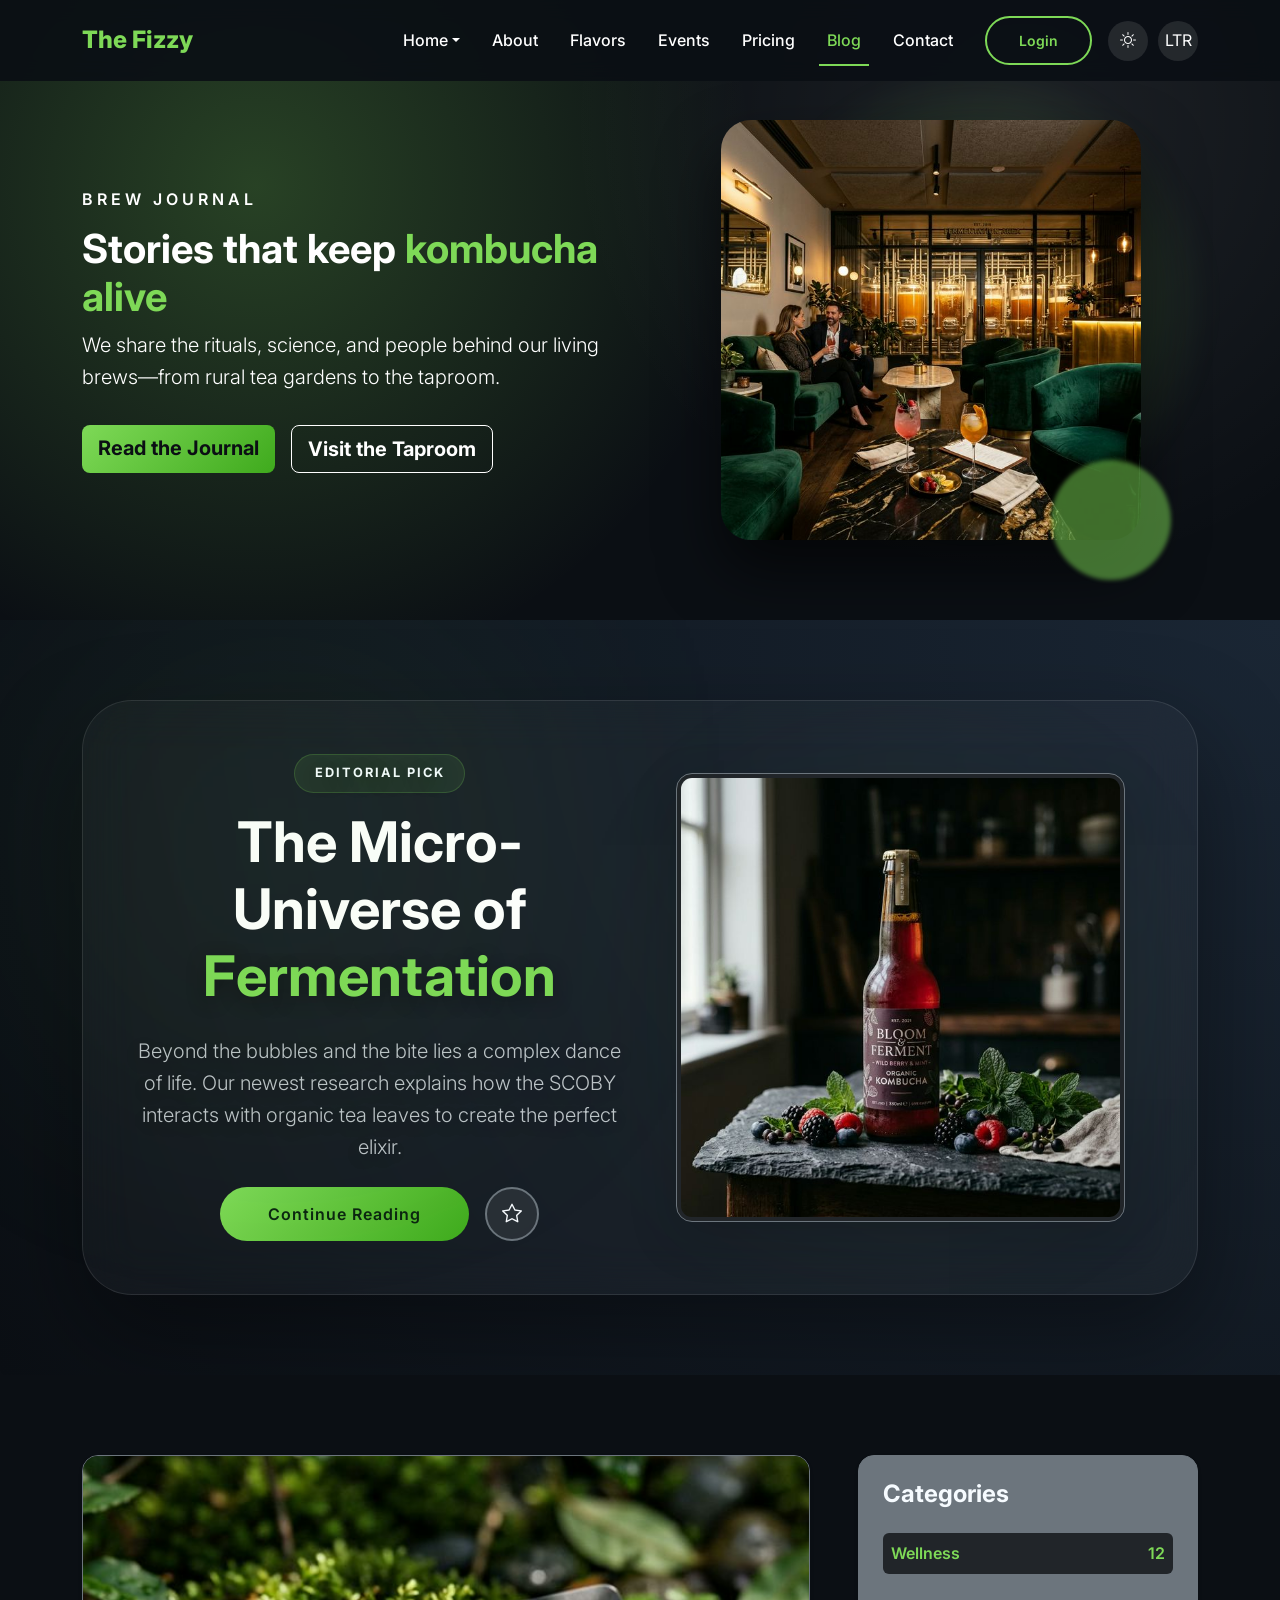
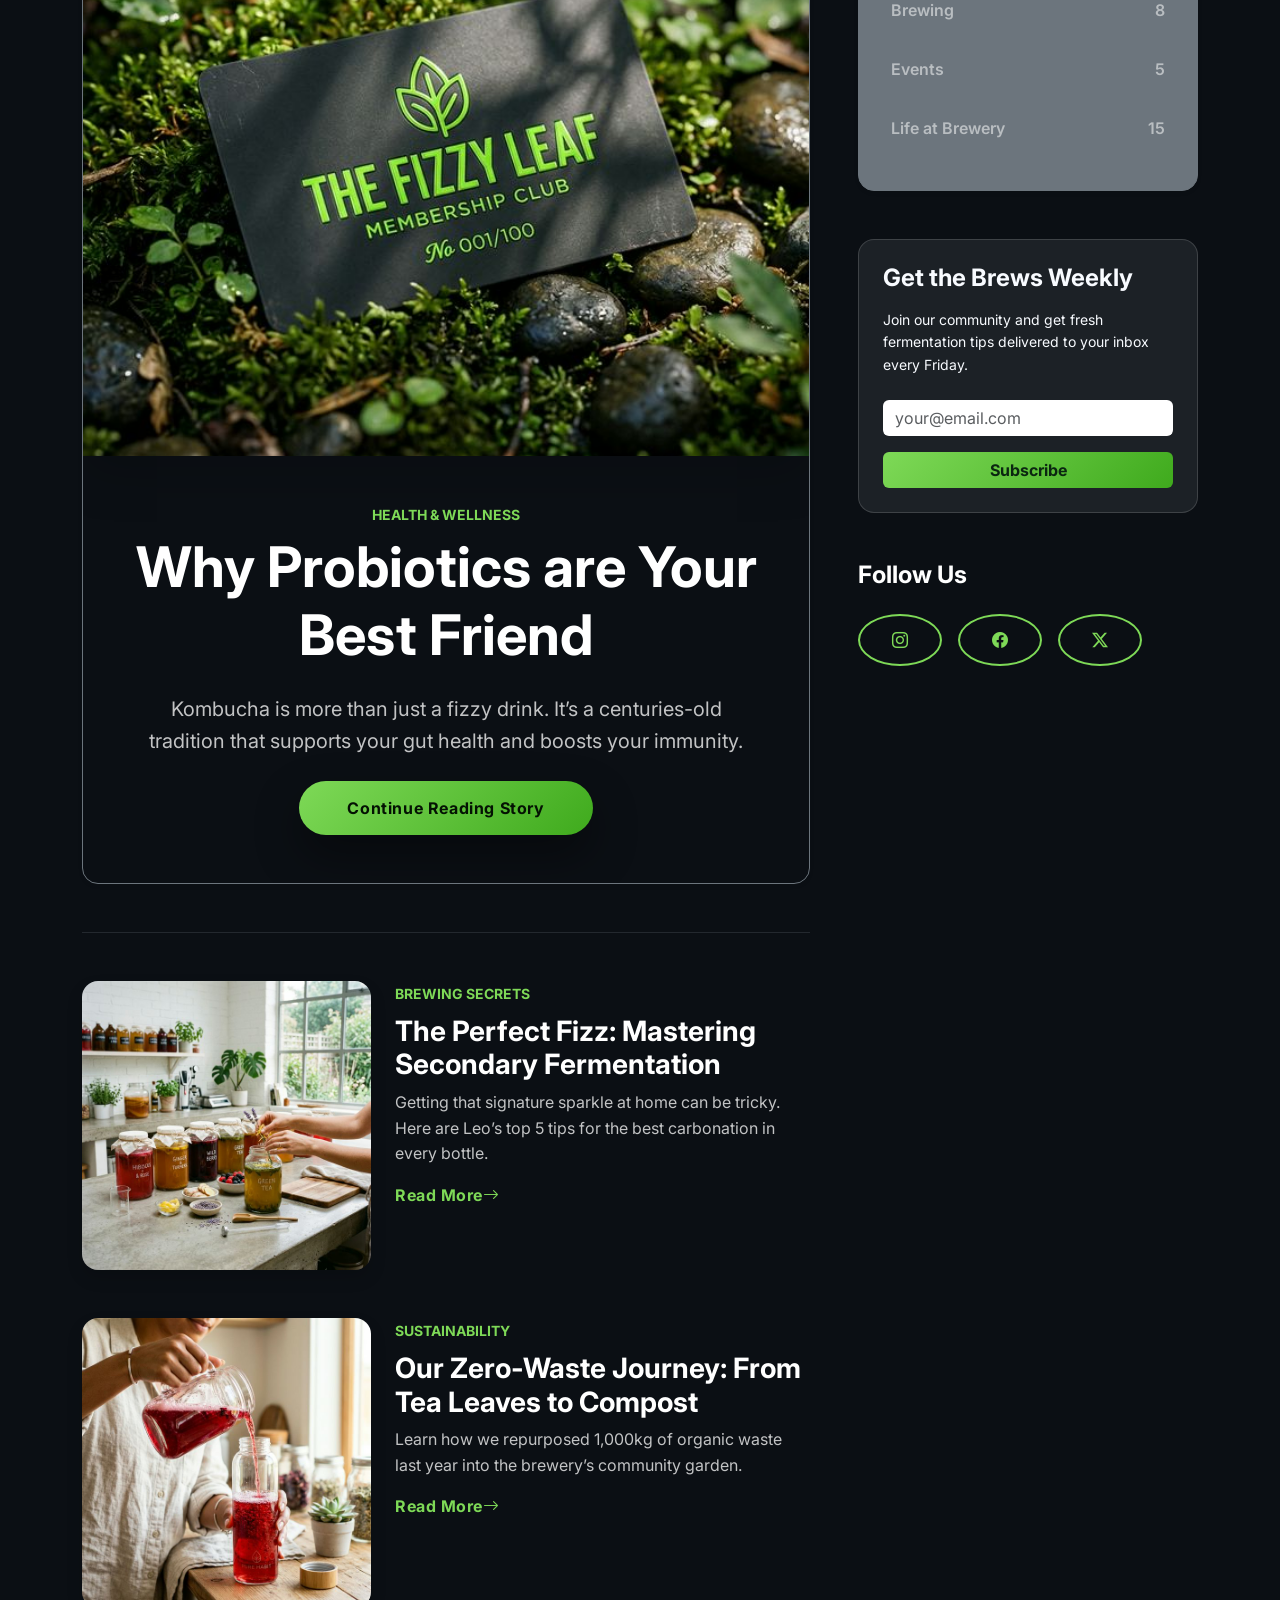
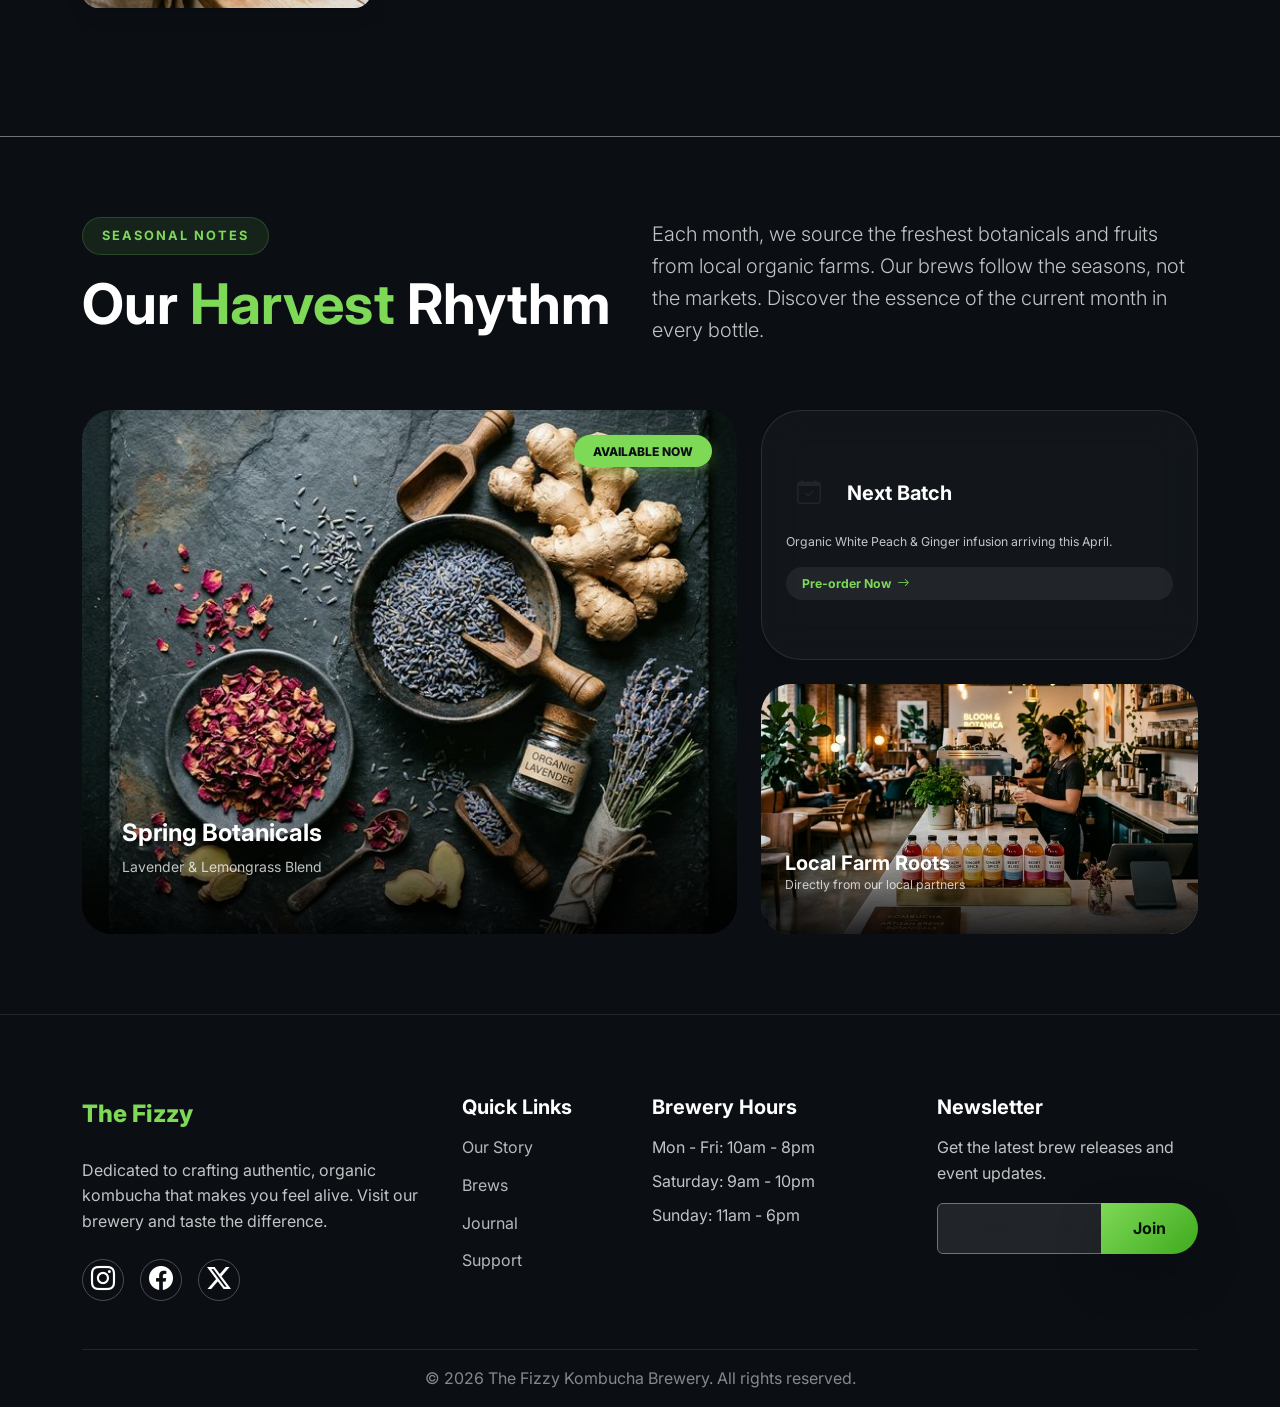
<file: blog.html>
<!DOCTYPE html>
<html lang="en" dir="ltr" data-theme="dark">

<head>
    <meta charset="UTF-8">
    <meta name="viewport" content="width=device-width, initial-scale=1.0">
    <title>Blog | The Fizzy</title>

    <!-- Fonts -->
    <link rel="preconnect" href="https://fonts.googleapis.com">
    <link
        href="https://fonts.googleapis.com/css2?family=Inter:wght@400;500;600;700&family=Outfit:wght@400;600;800&display=swap"
        rel="stylesheet">

    <!-- Icons -->
    <link rel="icon" type="image/png" href="assets/images/favicon.png">
    <link rel="stylesheet" href="https://cdn.jsdelivr.net/npm/bootstrap-icons@1.11.3/font/bootstrap-icons.min.css">

    <!-- Bootstrap CSS -->
    <link id="bootstrap-link" rel="stylesheet"
        href="https://cdn.jsdelivr.net/npm/bootstrap@5.3.3/dist/css/bootstrap.min.css">

    <!-- Custom CSS -->
    <link rel="stylesheet" href="assets/css/blog-skew.css">
    <link rel="stylesheet" href="assets/css/style.css">
</head>

<body>

    <!-- Header (Consistent) -->
    <nav class="navbar navbar-expand-lg fixed-top">
        <div class="container">
            <a class="navbar-brand d-flex align-items-center" href="index.html">
                <span>The Fizzy</span>
            </a>

            <div class="d-flex align-items-center ms-auto">


                <button class="navbar-toggler border-0 shadow-none" type="button" data-bs-toggle="collapse"
                    data-bs-target="#navbarNav">
                    <span class="navbar-toggler-icon"></span>
                </button>
            </div>
            <div class="collapse navbar-collapse" id="navbarNav">
                <ul class="navbar-nav m-inline-start-auto">
                    <li class="nav-item dropdown">
                        <a class="nav-link dropdown-toggle" href="#" role="button" data-bs-toggle="dropdown">Home</a>
                        <ul class="dropdown-menu bg-dark border-secondary">
                            <li><a class="dropdown-item text-white" href="index.html">Home 1</a></li>
                            <li><a class="dropdown-item text-white" href="home-2.html">Home 2</a></li>
                        </ul>
                    </li>
                    <li class="nav-item"><a class="nav-link" href="about.html">About</a></li>
                    <li class="nav-item"><a class="nav-link" href="flavors.html">Flavors</a></li>
                    <li class="nav-item"><a class="nav-link" href="events.html">Events</a></li>
                    <li class="nav-item"><a class="nav-link" href="pricing.html">Pricing</a></li>
                    <li class="nav-item"><a class="nav-link active" href="blog.html">Blog</a></li>

                    <li class="nav-item"><a class="nav-link" href="contact.html">Contact</a></li>
                </ul>
                <div class="d-flex align-items-center mt-3 mt-lg-0 ms-lg-3">
                    <a href="login.html" class="btn btn-outline-accent btn-sm me-3">Login</a>
                    <div class="theme-controls d-flex">
                        <button id="theme-toggle" class="control-btn"><i class="bi bi-sun"></i></button>
                        <button id="rtl-toggle" class="control-btn"><span class="rtl-text">LTR</span></button>
                    </div>
                </div>
            </div>
        </div>
    </nav>

    <!-- Blog Hero -->
    <section class="blog-hero">
        <div class="blog-hero-glow"></div>
        <div class="container blog-hero-wrap">
            <div class="blog-hero-content">
                <p class="hero-pretitle">Brew Journal</p>
                <h1>Stories that keep <span class="text-accent">kombucha alive</span></h1>
                <p class="lead">
                    We share the rituals, science, and people behind our living brews—from rural tea gardens to the
                    taproom.
                </p>
                <div class="blog-hero-actions">
                    <a href="#articles" class="btn btn-accent btn-lg">Read the Journal</a>
                    <a href="events.html" class="btn btn-outline-light btn-lg">Visit the Taproom</a>
                </div>
            </div>
            <div class="blog-hero-image">
                <div class="image-frame">
                    <img src="assets/images/event_lounge_interior.png" alt="Creative Brew">
                </div>
                <div class="floating-orb"></div>
            </div>
        </div>
    </section>

    <!-- Premium Featured Section -->
    <section id="premium-peek" class="bg-darker section-padding">
        <div class="container">
            <div class="glass-card overflow-hidden position-relative p-5">
                <div class="row align-items-center">
                    <div class="col-lg-6 mb-5 mb-lg-0 animate-on-scroll text-center">
                        <span class="premium-tag mb-3 d-inline-block">Editorial Pick</span>
                        <h2 class="display-4 fw-bold mb-4">The Micro-Universe of <span
                                class="text-accent">Fermentation</span></h2>
                        <p class="lead opacity-75 mb-4">Beyond the bubbles and the bite lies a complex dance of life.
                            Our newest research explains how the SCOBY interacts with organic tea leaves to create the
                            perfect elixir.</p>
                        <div class="d-flex justify-content-center gap-3 mt-4">
                            <a href="blog-details.html" class="btn btn-accent px-5">Continue Reading</a>
                            <button class="btn btn-outline-light rounded-circle border-secondary"><i
                                    class="bi bi-star"></i></button>
                        </div>
                    </div>
                    <div class="col-lg-6 text-center animate-on-scroll" style="animation-delay: 0.2s">
                        <div class="peek-image-container">
                            <img src="assets/images/premium-editorial.png" alt="Fermentation Secret"
                                class="img-fluid rounded-4 shadow-lg border border-secondary p-1 bg-dark">
                            <div class="peek-glow"></div>
                        </div>
                    </div>
                </div>
            </div>
        </div>
    </section>

    <!-- Blog Container -->
    <section class="section-padding" id="blog-articles">
        <div class="container">
            <div class="row g-5">
                <div class="col-12 d-lg-none animate-on-scroll">
                    <div class="bg-secondary p-4 rounded-4 border border-secondary mb-5 shadow-sm blog-category-card">
                        <h4 class="mb-4">Categories</h4>
                        <ul class="list-unstyled blog-category-list">
                            <li class="mb-3 text-accent fw-bold p-2 bg-dark rounded d-flex justify-content-between">
                                <span>Wellness</span> <span>12</span>
                            </li>
                            <li
                                class="mb-3 p-2 d-flex justify-content-between opacity-75 border-bottom border-secondary">
                                <span>Brewing</span>
                                <span>8</span>
                            </li>
                            <li
                                class="mb-3 p-2 d-flex justify-content-between opacity-75 border-bottom border-secondary">
                                <span>Events</span>
                                <span>5</span>
                            </li>
                            <li
                                class="mb-3 p-2 d-flex justify-content-between opacity-75 border-bottom border-secondary">
                                <span>Life at Brewery</span>
                                <span>15</span>
                            </li>
                        </ul>
                    </div>
                </div>
                <!-- Blog Preview Main -->
                <div class="col-lg-8 animate-on-scroll">
                    <article class="mb-5 rounded-4 overflow-hidden border border-secondary shadow-sm">
                        <img src="assets/images/ritual_card.png" alt="Blog Wellness"
                            class="img-fluid w-100 d-block shadow-lg" style="max-height: 600px; object-fit: cover;">
                        <div class="p-5 text-center d-flex flex-column align-items-center">
                            <span class="text-accent fw-bold text-uppercase small mb-2">Health & Wellness</span>
                            <h2 class="display-4 fw-bold mb-4"><a href="blog-details.html">Why Probiotics are
                                    Your Best Friend</a></h2>
                            <p class="opacity-75 fs-5 max-width-600 mb-4">Kombucha is more than just a fizzy drink. It’s
                                a centuries-old tradition that supports your gut health and boosts your immunity.</p>
                            <a href="blog-details.html" class="btn btn-accent px-5 continue-reading-btn">Continue
                                Reading Story</a>
                        </div>
                    </article>

                    <hr class="border-secondary my-5">

                    <!-- Blog Preview 2 -->
                    <div class="row g-4 mb-5">
                        <div class="col-md-5">
                            <img src="assets/images/event_workshop_brewing.png" alt="Blog 2"
                                class="img-fluid rounded-4 h-100 object-fit-cover shadow">
                        </div>
                        <div class="col-md-7">
                            <span class="text-accent fw-bold text-uppercase small">Brewing Secrets</span>
                            <h3 class="mt-2"><a href="blog-details.html">The Perfect Fizz: Mastering
                                    Secondary Fermentation</a></h3>
                            <p class="opacity-75">Getting that signature sparkle at home can be tricky. Here are Leo’s
                                top 5 tips for the best carbonation in every bottle.</p>
                            <a href="blog-details.html" class="text-accent fw-bold blog-card-link">Read More <i
                                    class="bi bi-arrow-right"></i></a>
                        </div>
                    </div>

                    <!-- Blog Preview 3 -->
                    <div class="row g-4 mb-5">
                        <div class="col-md-5">
                            <img src="assets/images/event_bento_eco.png" alt="Blog Sustainability"
                                class="img-fluid rounded-4 h-100 object-fit-cover shadow">
                        </div>
                        <div class="col-md-7">
                            <span class="text-accent fw-bold text-uppercase small">Sustainability</span>
                            <h3 class="mt-2"><a href="blog-details.html">Our Zero-Waste Journey: From
                                    Tea Leaves to Compost</a></h3>
                            <p class="opacity-75">Learn how we repurposed 1,000kg of organic waste last year into the
                                brewery’s community garden.</p>
                            <a href="blog-details.html" class="text-accent fw-bold blog-card-link">Read More <i
                                    class="bi bi-arrow-right"></i></a>
                        </div>
                    </div>
                </div>

                <!-- Sidebar -->
                <div class="col-lg-4 animate-on-scroll" style="animation-delay: 0.3s">
                    <div class="bg-secondary p-4 rounded-4 border border-secondary mb-5 shadow-sm blog-category-card d-none d-lg-block">
                        <h4 class="mb-4">Categories</h4>
                        <ul class="list-unstyled blog-category-list">
                            <li class="mb-3 text-accent fw-bold p-2 bg-dark rounded d-flex justify-content-between">
                                <span>Wellness</span> <span>12</span>
                            </li>
                            <li
                                class="mb-3 p-2 d-flex justify-content-between opacity-75 border-bottom border-secondary">
                                <span>Brewing</span>
                                <span>8</span>
                            </li>
                            <li
                                class="mb-3 p-2 d-flex justify-content-between opacity-75 border-bottom border-secondary">
                                <span>Events</span>
                                <span>5</span>
                            </li>
                            <li
                                class="mb-3 p-2 d-flex justify-content-between opacity-75 border-bottom border-secondary">
                                <span>Life at Brewery</span>
                                <span>15</span>
                            </li>
                        </ul>
                    </div>

                    <div class="newsletter-sidebar p-4 rounded-4 mb-5">
                        <h4 class="mb-3">Get the Brews Weekly</h4>
                        <p class="small mb-4">Join our community and get fresh fermentation tips delivered to your inbox
                            every Friday.</p>
                        <form>
                            <input type="email" class="form-control mb-3 border-0 bg-white"
                                placeholder="your@email.com">
                            <button class="btn btn-accent w-100">Subscribe</button>
                        </form>
                    </div>

                    <div class="text-center text-lg-start">
                        <h4 class="mb-4">Follow Us</h4>
                        <div class="d-flex justify-content-center justify-content-lg-start gap-3">
                            <a href="#" class="btn btn-outline-accent rounded-circle"><i
                                    class="bi bi-instagram"></i></a>
                            <a href="#" class="btn btn-outline-accent rounded-circle"><i class="bi bi-facebook"></i></a>
                            <a href="#" class="btn btn-outline-accent rounded-circle"><i
                                    class="bi bi-twitter-x"></i></a>
                        </div>
                    </div>
                </div>
            </div>
        </div>
    </section>

    <!-- Seasonal Harvest Bento Section -->
    <section id="seasonal-harvest" class="section-padding border-top border-secondary">
        <div class="container">
            <div class="row align-items-center mb-5">
                <div class="col-lg-6 animate-on-scroll seasonal-heading">
                    <span class="premium-tag mb-3 d-inline-block">Seasonal Notes</span>
                    <h2 class="display-3 fw-bold mb-4">Our <span class="text-accent">Harvest</span> Rhythm</h2>
                </div>
                <div class="col-lg-6 animate-on-scroll" style="animation-delay: 0.2s">
                    <p class="lead opacity-75">Each month, we source the freshest botanicals and fruits from local
                        organic farms. Our brews follow the seasons, not the markets. Discover the essence of the
                        current month in every bottle.</p>
                </div>
            </div>

            <div class="harvest-grid">
                <div class="harvest-item large animate-on-scroll">
                    <img src="assets/images/event_bento_harvest.png" alt="Ingredients" class="harvest-img">
                    <div class="harvest-overlay">
                        <h4 class="mb-2">Spring Botanicals</h4>
                        <p class="small opacity-75">Lavender & Lemongrass Blend</p>
                    </div>
                    <div class="harvest-tag">Available Now</div>
                </div>
                <div class="harvest-item small animate-on-scroll" style="animation-delay: 0.2s">
                    <div class="glass-card h-100 d-flex flex-column justify-content-center p-4">
                        <div class="d-flex align-items-center gap-3 mb-3">
                            <div class="icon-sm bg-accent rounded-circle p-2 text-dark"><i
                                    class="bi bi-calendar-check fs-4"></i></div>
                            <h5 class="mb-0">Next Batch</h5>
                        </div>
                        <p class="small opacity-75">Organic White Peach & Ginger infusion arriving this April.</p>
                        <a href="#" class="text-accent small fw-bold harvest-note-link">Pre-order Now <i
                                class="bi bi-arrow-right"></i></a>
                    </div>
                </div>
                <div class="harvest-item small animate-on-scroll" style="animation-delay: 0.4s">
                    <img src="assets/images/wholesale_partner.png" alt="Local Harvest" class="harvest-img">
                    <div class="harvest-overlay p-4">
                        <h5 class="mb-0 text-white">Local Farm Roots</h5>
                        <p class="small opacity-75 text-white">Directly from our local partners</p>
                    </div>
                </div>
            </div>
        </div>
    </section>

    <!-- Footer -->
    <footer>
        <div class="container">
            <div class="row g-4">
                <div class="col-lg-4">
                    <a class="navbar-brand d-inline-flex align-items-center mb-4" href="index.html">
                        <span>The Fizzy</span>
                    </a>
                    <p class="opacity-75 mb-4">Dedicated to crafting authentic, organic kombucha that makes you feel
                        alive. Visit our brewery and taste the difference.</p>
                    <div class="social-links d-flex gap-3">
                        <a href="#"><i class="bi bi-instagram fs-4"></i></a>
                        <a href="#"><i class="bi bi-facebook fs-4"></i></a>
                        <a href="#"><i class="bi bi-twitter-x fs-4"></i></a>
                    </div>
                </div>
                <div class="col-lg-2">
                    <h5>Quick Links</h5>
                    <ul class="list-unstyled mt-3">
                        <li><a href="about.html" class="footer-link">Our Story</a></li>
                        <li><a href="flavors.html" class="footer-link">Brews</a></li>
                        <li><a href="blog.html" class="footer-link">Journal</a></li>
                        <li><a href="contact.html" class="footer-link">Support</a></li>
                    </ul>
                </div>
                <div class="col-lg-3">
                    <h5>Brewery Hours</h5>
                    <ul class="list-unstyled mt-3 opacity-75">
                        <li class="mb-2">Mon - Fri: 10am - 8pm</li>
                        <li class="mb-2">Saturday: 9am - 10pm</li>
                        <li class="mb-2">Sunday: 11am - 6pm</li>
                    </ul>
                </div>
                <div class="col-lg-3">
                    <h5>Newsletter</h5>
                    <p class="opacity-75 mt-3">Get the latest brew releases and event updates.</p>
                    <form class="mt-3">
                        <div class="input-group">
                            <input type="email" class="form-control bg-dark border-secondary text-white"
                                placeholder="your@email.com">
                            <button class="btn btn-accent">Join</button>
                        </div>
                    </form>
                </div>
            </div>
            <hr class="mt-5 border-secondary">
            <div class="text-center mt-3 opacity-50">
                <p>&copy; 2026 The Fizzy Kombucha Brewery. All rights reserved.</p>
            </div>
        </div>
    </footer>

    <!-- Bootstrap JS -->
    <script src="https://cdn.jsdelivr.net/npm/bootstrap@5.3.3/dist/js/bootstrap.bundle.min.js"></script>
    <script src="assets/js/main.js"></script>
    <script src="assets/js/blog-skew.js"></script>
</body>

</html>
</file>
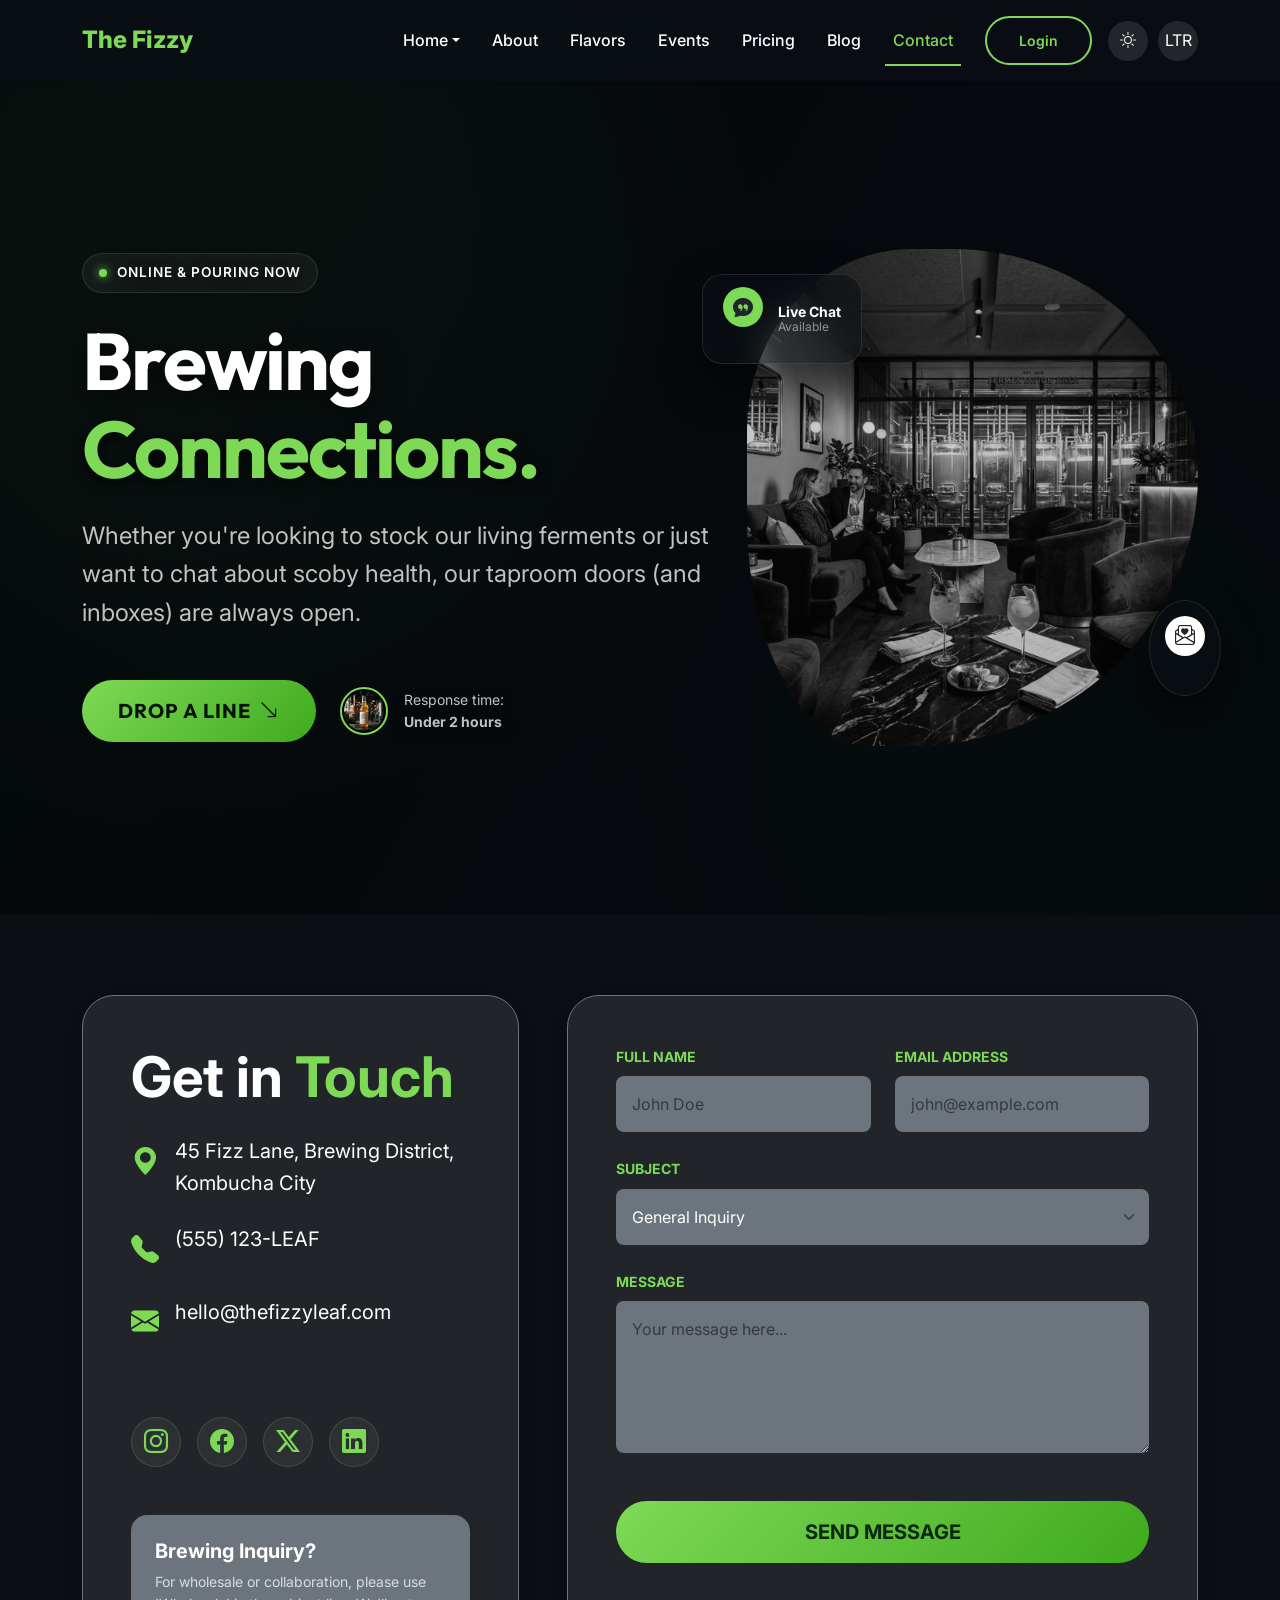
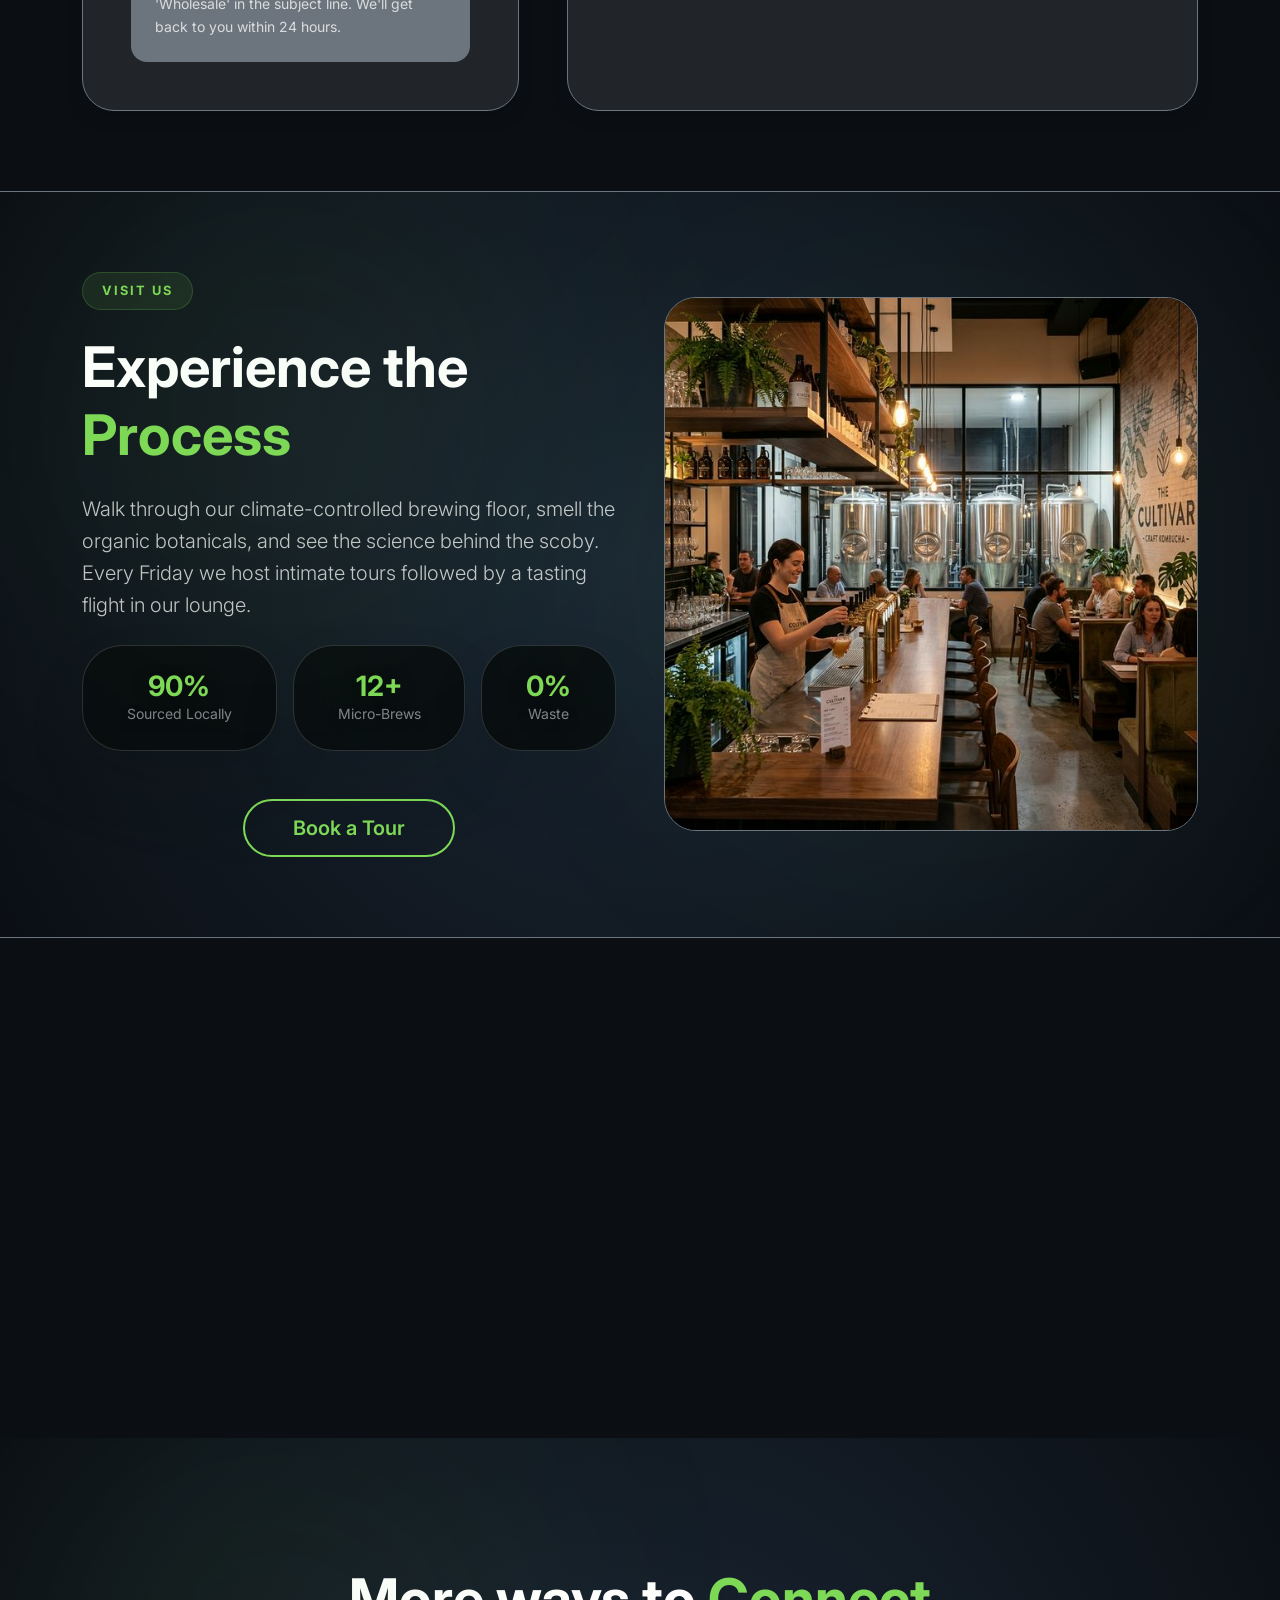
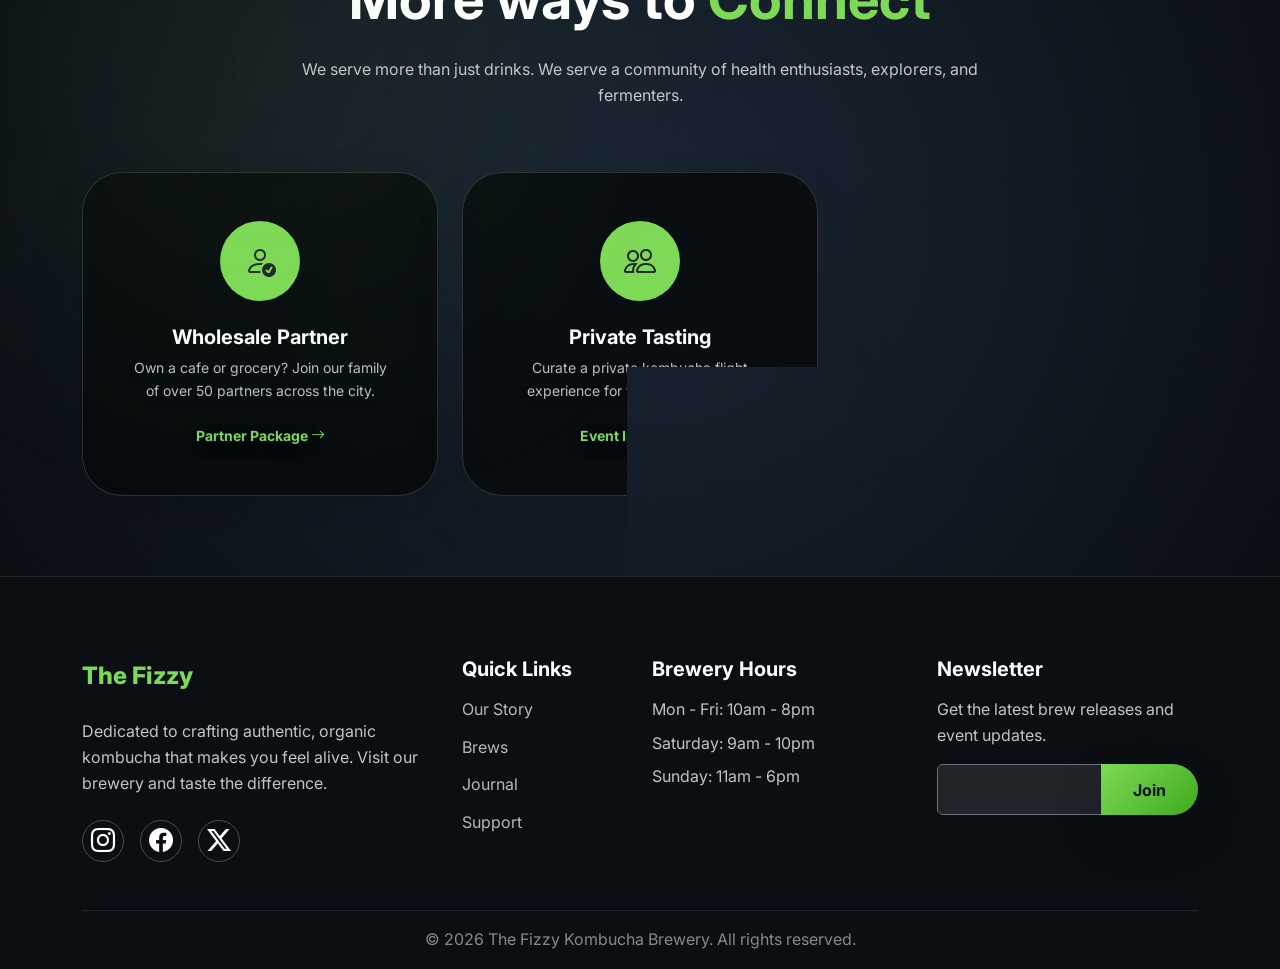
<file: contact.html>
<!DOCTYPE html>
<html lang="en" dir="ltr" data-theme="dark">

<head>
    <meta charset="UTF-8">
    <meta name="viewport" content="width=device-width, initial-scale=1.0">
    <title>Contact Us | The Fizzy</title>

    <!-- Fonts -->
    <link rel="preconnect" href="https://fonts.googleapis.com">
    <link
        href="https://fonts.googleapis.com/css2?family=Inter:wght@400;500;600;700&family=Outfit:wght@400;600;800&display=swap"
        rel="stylesheet">

    <!-- Icons -->
    <link rel="icon" type="image/png" href="assets/images/favicon.png">
    <link rel="stylesheet" href="https://cdn.jsdelivr.net/npm/bootstrap-icons@1.11.3/font/bootstrap-icons.min.css">

    <!-- Bootstrap CSS -->
    <link id="bootstrap-link" rel="stylesheet"
        href="https://cdn.jsdelivr.net/npm/bootstrap@5.3.3/dist/css/bootstrap.min.css">

    <!-- Custom CSS -->
    <link rel="stylesheet" href="assets/css/contact-hero.css">
    <link rel="stylesheet" href="assets/css/style.css">
</head>

<body>

    <!-- Header (Consistent) -->
    <nav class="navbar navbar-expand-lg fixed-top shadow-sm">
        <div class="container">
            <a class="navbar-brand d-flex align-items-center" href="index.html">
                <span>The Fizzy</span>
            </a>

            <div class="d-flex align-items-center ms-auto">


                <button class="navbar-toggler border-0 shadow-none" type="button" data-bs-toggle="collapse"
                    data-bs-target="#navbarNav">
                    <span class="navbar-toggler-icon"></span>
                </button>
            </div>
            <div class="collapse navbar-collapse" id="navbarNav">
                <ul class="navbar-nav m-inline-start-auto">
                    <li class="nav-item dropdown">
                        <a class="nav-link dropdown-toggle" href="#" role="button" data-bs-toggle="dropdown">Home</a>
                        <ul class="dropdown-menu bg-dark border-secondary">
                            <li><a class="dropdown-item text-white" href="index.html">Home 1</a></li>
                            <li><a class="dropdown-item text-white" href="home-2.html">Home 2</a></li>
                        </ul>
                    </li>
                    <li class="nav-item"><a class="nav-link" href="about.html">About</a></li>
                    <li class="nav-item"><a class="nav-link" href="flavors.html">Flavors</a></li>
                    <li class="nav-item"><a class="nav-link" href="events.html">Events</a></li>
                    <li class="nav-item"><a class="nav-link" href="pricing.html">Pricing</a></li>
                    <li class="nav-item"><a class="nav-link" href="blog.html">Blog</a></li>

                    <li class="nav-item"><a class="nav-link active" href="contact.html">Contact</a></li>
                </ul>
                <div class="d-flex align-items-center mt-3 mt-lg-0 ms-lg-3">
                    <a href="login.html" class="btn btn-outline-accent btn-sm me-3">Login</a>
                    <div class="theme-controls d-flex">
                        <button id="theme-toggle" class="control-btn"><i class="bi bi-sun"></i></button>
                        <button id="rtl-toggle" class="control-btn"><span class="rtl-text">LTR</span></button>
                    </div>
                </div>
            </div>
        </div>
    </nav>

    <!-- Contact Hero -->
    <section class="contact-hero">
        <div class="contact-hero-bg">
            <div class="glow-orb orb-1"></div>
            <div class="glow-orb orb-2"></div>
        </div>

        <div class="container position-relative z-3">
            <div class="row align-items-center min-vh-75">
                <div class="col-lg-7">
                    <div class="contact-badge mb-4 animate-slide-up">
                        <span class="pulse-dot"></span> Online & Pouring Now
                    </div>
                    <h1 class="display-1 fw-bold text-white mb-4 animate-slide-up" style="animation-delay: 0.1s;">
                        Brewing <br> <span class="text-accent">Connections.</span>
                    </h1>
                    <p class="fs-4 opacity-75 mb-5 max-width-500 animate-slide-up" style="animation-delay: 0.2s;">
                        Whether you're looking to stock our living ferments or just want to chat about scoby health, our
                        taproom doors (and inboxes) are always open.
                    </p>
                    <div class="d-flex flex-wrap align-items-center gap-4 animate-slide-up"
                        style="animation-delay: 0.3s;">
                        <a href="#contact-section" class="btn btn-accent btn-lg premium-btn btn-magnetic text-dark">Drop
                            a Line <i class="bi bi-arrow-down-right ms-2"></i></a>
                        <div class="d-flex align-items-center gap-3">
                            <div class="avatar-group">
                                <img src="assets/images/hero_bottle.png" alt="Support" class="avatar-support">
                            </div>
                            <span class="small opacity-75 text-start">Response time:<br><strong class="text-white">Under
                                    2 hours</strong></span>
                        </div>
                    </div>
                </div>

                <div class="col-lg-5 position-relative mt-5 mt-lg-0">
                    <div class="contact-visual-wrapper animate-float">
                        <div class="organic-image-mask">
                            <img src="assets/images/event_lounge_interior.png" alt="The Taproom"
                                class="contact-hero-img">
                        </div>

                        <!-- Floating abstract UI elements -->
                        <div class="contact-floating-widget widget-1">
                            <div class="icon-circle bg-accent text-dark"
                                style="width:40px; height:40px; display:flex; align-items:center; justify-content:center; border-radius:50%;">
                                <i class="bi bi-chat-quote-fill fs-5"></i>
                            </div>
                            <div class="widget-text">
                                <span class="d-block fw-bold text-white small">Live Chat</span>
                                <span class="d-block opacity-50 small" style="font-size:0.75rem;">Available</span>
                            </div>
                        </div>

                        <div class="contact-floating-widget widget-2">
                            <div class="icon-circle bg-white text-dark"
                                style="width:40px; height:40px; display:flex; align-items:center; justify-content:center; border-radius:50%;">
                                <i class="bi bi-envelope-paper-heart fs-5"></i>
                            </div>
                        </div>
                    </div>
                </div>
            </div>
        </div>
    </section>

    <!-- Contact Container -->
    <section id="contact-section" class="section-padding">
        <div class="container">
            <div class="row g-5">
                <!-- Contact Details -->
                <div class="col-lg-5 animate-on-scroll">
                    <div
                        class="p-5 bg-dark rounded-5 border border-secondary shadow h-100 text-white text-center text-lg-start">
                        <h2 class="mb-4 text-white">Get in <span class="text-accent">Touch</span></h2>
                        <ul class="list-unstyled mb-5 d-flex flex-column align-items-center align-items-lg-start">
                            <li
                                class="fs-5 mb-4 d-flex align-items-start justify-content-center justify-content-lg-start">
                                <i class="bi bi-geo-alt-fill text-accent me-3 fs-3 mt-1"></i> 45 Fizz Lane, Brewing
                                District, Kombucha City
                            </li>
                            <li
                                class="fs-5 mb-4 d-flex align-items-start justify-content-center justify-content-lg-start">
                                <i class="bi bi-telephone-fill text-accent me-3 fs-3 mt-1"></i> (555) 123-LEAF
                            </li>
                            <li
                                class="fs-5 mb-4 d-flex align-items-start justify-content-center justify-content-lg-start">
                                <i class="bi bi-envelope-fill text-accent me-3 fs-3 mt-1"></i> hello@thefizzyleaf.com
                            </li>
                        </ul>

                        <div class="social-links-contact d-flex justify-content-center justify-content-lg-start gap-3 mb-5">
                            <a href="#" class="social-btn-contact" title="Instagram"><i class="bi bi-instagram"></i></a>
                            <a href="#" class="social-btn-contact" title="Facebook"><i class="bi bi-facebook"></i></a>
                            <a href="#" class="social-btn-contact" title="Twitter X"><i class="bi bi-twitter-x"></i></a>
                            <a href="#" class="social-btn-contact" title="LinkedIn"><i class="bi bi-linkedin"></i></a>
                        </div>

                        <div class="p-4 bg-secondary rounded-4 border-inline-start border-accent border-4">
                            <h5 class="text-white mb-2">Brewing Inquiry?</h5>
                            <p class="opacity-75 small mb-0">For wholesale or collaboration, please use 'Wholesale' in
                                the subject line. We'll get back to you within 24 hours.</p>
                        </div>
                    </div>
                </div>

                <!-- Contact Form -->
                <div class="col-lg-7 animate-on-scroll" style="animation-delay: 0.1s">
                    <div class="p-5 bg-dark rounded-5 border border-secondary shadow h-100">
                        <form>
                            <div class="row g-4">
                                <div class="col-md-6">
                                    <label class="form-label text-accent fw-bold small">FULL NAME</label>
                                    <input type="text"
                                        class="form-control bg-secondary border-0 text-white p-3 rounded-3"
                                        placeholder="John Doe">
                                </div>
                                <div class="col-md-6">
                                    <label class="form-label text-accent fw-bold small">EMAIL ADDRESS</label>
                                    <input type="email"
                                        class="form-control bg-secondary border-0 text-white p-3 rounded-3"
                                        placeholder="john@example.com">
                                </div>
                                <div class="col-12">
                                    <label class="form-label text-accent fw-bold small">SUBJECT</label>
                                    <select class="form-select bg-secondary border-0 text-white p-3 rounded-3">
                                        <option selected>General Inquiry</option>
                                        <option>Wholesale</option>
                                        <option>Private Events</option>
                                        <option>Feedback</option>
                                    </select>
                                </div>
                                <div class="col-12">
                                    <label class="form-label text-accent fw-bold small">MESSAGE</label>
                                    <textarea class="form-control bg-secondary border-0 text-white p-3 rounded-3"
                                        rows="5" placeholder="Your message here..."></textarea>
                                </div>
                                <div class="col-12 mt-5">
                                    <button class="btn btn-accent btn-lg w-100 py-3 fw-bold rounded-pill">SEND
                                        MESSAGE</button>
                                </div>
                            </div>
                        </form>
                    </div>
                </div>
            </div>
        </div>
    </section>

    <!-- Section 1: The Brewery Experience (New Unique Section) -->
    <section class="section-padding bg-darker overflow-hidden border-top border-secondary">
        <div class="container">
            <div class="row align-items-center g-5">
                <div class="col-lg-6 animate-on-scroll">
                    <span class="premium-tag mb-4 d-inline-block">Visit Us</span>
                    <h2 class="display-3 fw-bold mb-4">Experience the <span class="text-accent">Process</span></h2>
                    <p class="lead opacity-75 mb-4">Walk through our climate-controlled brewing floor, smell the organic
                        botanicals, and see the science behind the scoby. Every Friday we host intimate tours followed
                        by a tasting flight in our lounge.</p>
                    <div class="d-flex flex-wrap gap-3 mb-5 justify-content-center justify-content-lg-start">
                        <div class="glass-card p-4 text-center flex-fill" style="min-width: 130px;">
                            <h3 class="text-accent mb-0 fw-bold">90%</h3>
                            <p class="small opacity-50 mb-0">Sourced Locally</p>
                        </div>
                        <div class="glass-card p-4 text-center flex-fill" style="min-width: 130px;">
                            <h3 class="text-accent mb-0 fw-bold">12+</h3>
                            <p class="small opacity-50 mb-0">Micro-Brews</p>
                        </div>
                        <div class="glass-card p-4 text-center flex-fill" style="min-width: 130px;">
                            <h3 class="text-accent mb-0 fw-bold">0%</h3>
                            <p class="small opacity-50 mb-0">Waste</p>
                        </div>
                    </div>
                    <div class="d-flex justify-content-center mt-3">
                        <a href="#" class="btn btn-outline-accent btn-lg px-5">Book a Tour</a>
                    </div>
                </div>
                <div class="col-lg-6 animate-on-scroll" style="animation-delay: 0.2s">
                    <div class="experience-image-wrapper position-relative">
                        <img src="assets/images/taproom-interior.png" alt="Taproom"
                            class="img-fluid rounded-5 shadow-2xl border border-secondary">
                        <div class="exposure-glow"></div>
                    </div>
                </div>
            </div>
        </div>
    </section>

    <!-- Map Integration -->
    <section class="map-section border-top border-secondary">
        <div class="container-fluid p-0">
            <div class="map-container overflow-hidden"
                style="height: 500px; filter: grayscale(1) invert(0.9) opacity(0.8);">
                <iframe
                    src="https://www.google.com/maps/embed?pb=!1m18!1m12!1m3!1d12094.57348593182!2d-73.962038305471!3d40.71140107060291!2m3!1f0!2f0!3f0!3m2!1i1024!2i768!4f13.1!3m3!1m2!1s0x89c259561de0ea9d%3A0x633630f576e33642!2sWilliamsburg%2C%20Brooklyn%2C%20NY!5e0!3m2!1sen!2sus!4v1700000000000!5m2!1sen!2sus"
                    width="100%" height="100%" style="border:0;" allowfullscreen="" loading="lazy"></iframe>
            </div>
        </div>
    </section>

    <!-- Section 2: Values & Quick Help (New Unique Section) -->
    <section class="section-padding bg-darker diagonal-reveal more-connect">
        <div class="container text-center pt-5">
            <div class="row justify-content-center mb-5">
                <div class="col-lg-8 animate-on-scroll">
                    <h2 class="display-4 fw-bold mb-4">More ways to <span class="text-accent">Connect</span></h2>
                    <p class="opacity-75">We serve more than just drinks. We serve a community of health enthusiasts,
                        explorers, and fermenters.</p>
                </div>
            </div>

            <div class="row g-4 text-start">
                <div class="col-md-4 animate-on-scroll">
                    <div class="glass-card p-5 h-100 hover-lift text-center d-flex flex-column align-items-center">
                        <div class="icon-circle mb-4 bg-accent text-dark mx-auto"><i
                                class="bi bi-person-check fs-2"></i></div>
                        <h5>Wholesale Partner</h5>
                        <p class="small opacity-75">Own a cafe or grocery? Join our family of over 50 partners across
                            the city.</p>
                        <a href="#" class="text-accent fw-bold small mt-auto">Partner Package <i
                                class="bi bi-arrow-right"></i></a>
                    </div>
                </div>
                <div class="col-md-4 animate-on-scroll" style="animation-delay: 0.1s">
                    <div class="glass-card p-5 h-100 hover-lift text-center d-flex flex-column align-items-center">
                        <div class="icon-circle mb-4 bg-accent text-dark mx-auto"><i class="bi bi-people fs-2"></i>
                        </div>
                        <h5>Private Tasting</h5>
                        <p class="small opacity-75">Curate a private kombucha flight experience for your team or event.
                        </p>
                        <a href="#" class="text-accent fw-bold small mt-auto">Event Inquiries <i
                                class="bi bi-arrow-right"></i></a>
                    </div>
                </div>
                <div class="col-md-4 animate-on-scroll" style="animation-delay: 0.2s">
                    <div
                        class="glass-card p-5 h-100 hover-lift text-accent border-accent text-center d-flex flex-column align-items-center">
                        <div class="icon-circle mb-4 bg-white text-dark mx-auto"><i class="bi bi-slack fs-2"></i></div>
                        <h5 class="text-white">Brewer's Slack</h5>
                        <p class="small text-white opacity-75">Join our community of 2,000+ home fermenters exchange
                            starter kits.</p>
                        <a href="#" class="btn btn-sm btn-accent mt-auto px-4">Join Community</a>
                    </div>
                </div>
            </div>
        </div>
    </section>

    <!-- Footer -->
    <footer>
        <div class="container">
            <div class="row g-4">
                <div class="col-lg-4">
                    <a class="navbar-brand d-inline-flex align-items-center mb-4" href="index.html">
                        <span>The Fizzy</span>
                    </a>
                    <p class="opacity-75 mb-4">Dedicated to crafting authentic, organic kombucha that makes you feel
                        alive. Visit our brewery and taste the difference.</p>
                    <div class="social-links d-flex gap-3">
                        <a href="#"><i class="bi bi-instagram fs-4"></i></a>
                        <a href="#"><i class="bi bi-facebook fs-4"></i></a>
                        <a href="#"><i class="bi bi-twitter-x fs-4"></i></a>
                    </div>
                </div>
                <div class="col-lg-2">
                    <h5>Quick Links</h5>
                    <ul class="list-unstyled mt-3">
                        <li><a href="about.html" class="footer-link">Our Story</a></li>
                        <li><a href="flavors.html" class="footer-link">Brews</a></li>
                        <li><a href="blog.html" class="footer-link">Journal</a></li>
                        <li><a href="contact.html" class="footer-link">Support</a></li>
                    </ul>
                </div>
                <div class="col-lg-3">
                    <h5>Brewery Hours</h5>
                    <ul class="list-unstyled mt-3 opacity-75">
                        <li class="mb-2">Mon - Fri: 10am - 8pm</li>
                        <li class="mb-2">Saturday: 9am - 10pm</li>
                        <li class="mb-2">Sunday: 11am - 6pm</li>
                    </ul>
                </div>
                <div class="col-lg-3">
                    <h5>Newsletter</h5>
                    <p class="opacity-75 mt-3">Get the latest brew releases and event updates.</p>
                    <form class="mt-3">
                        <div class="input-group">
                            <input type="email" class="form-control bg-dark border-secondary text-white"
                                placeholder="your@email.com">
                            <button class="btn btn-accent">Join</button>
                        </div>
                    </form>
                </div>
            </div>
            <hr class="mt-5 border-secondary">
            <div class="text-center mt-3 opacity-50">
                <p>&copy; 2026 The Fizzy Kombucha Brewery. All rights reserved.</p>
            </div>
        </div>
    </footer>

    <!-- Bootstrap JS -->
    <script src="https://cdn.jsdelivr.net/npm/bootstrap@5.3.3/dist/js/bootstrap.bundle.min.js"></script>
    <script src="assets/js/main.js"></script>
</body>

</html>
</file>
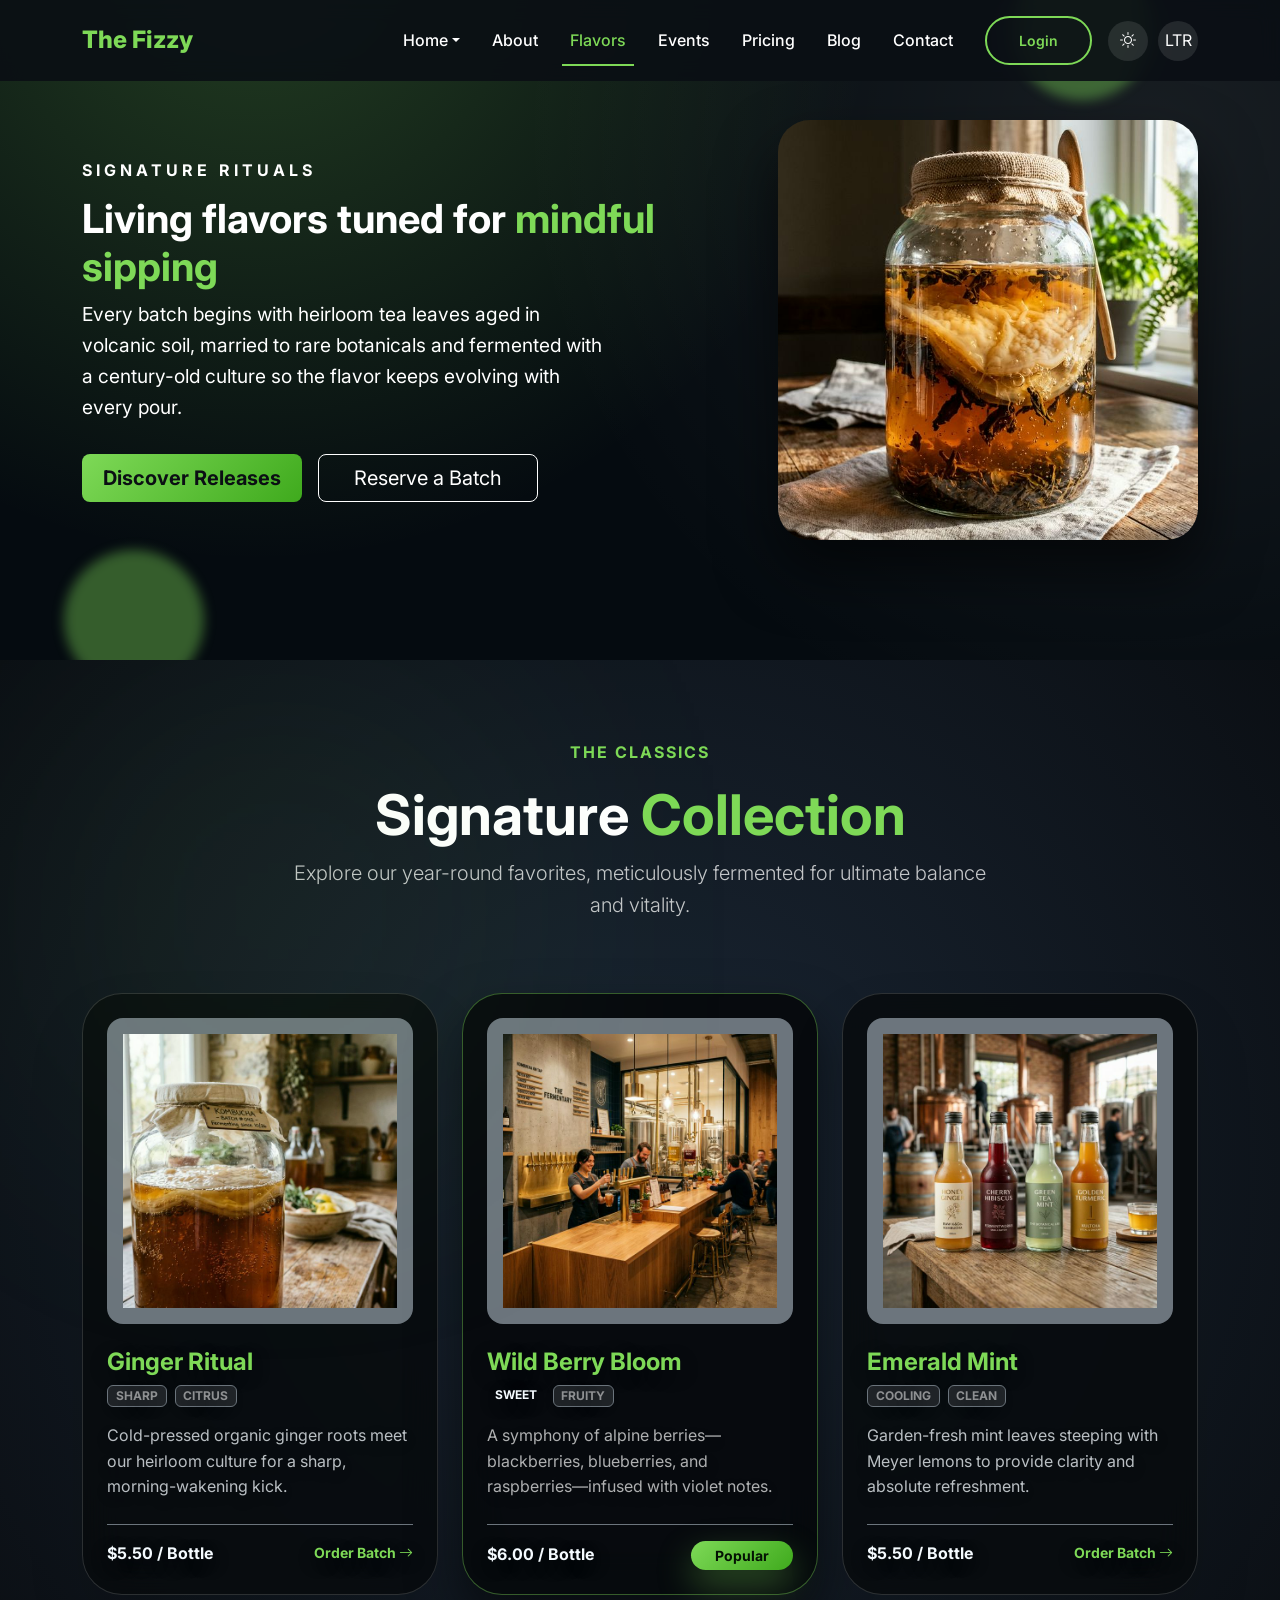
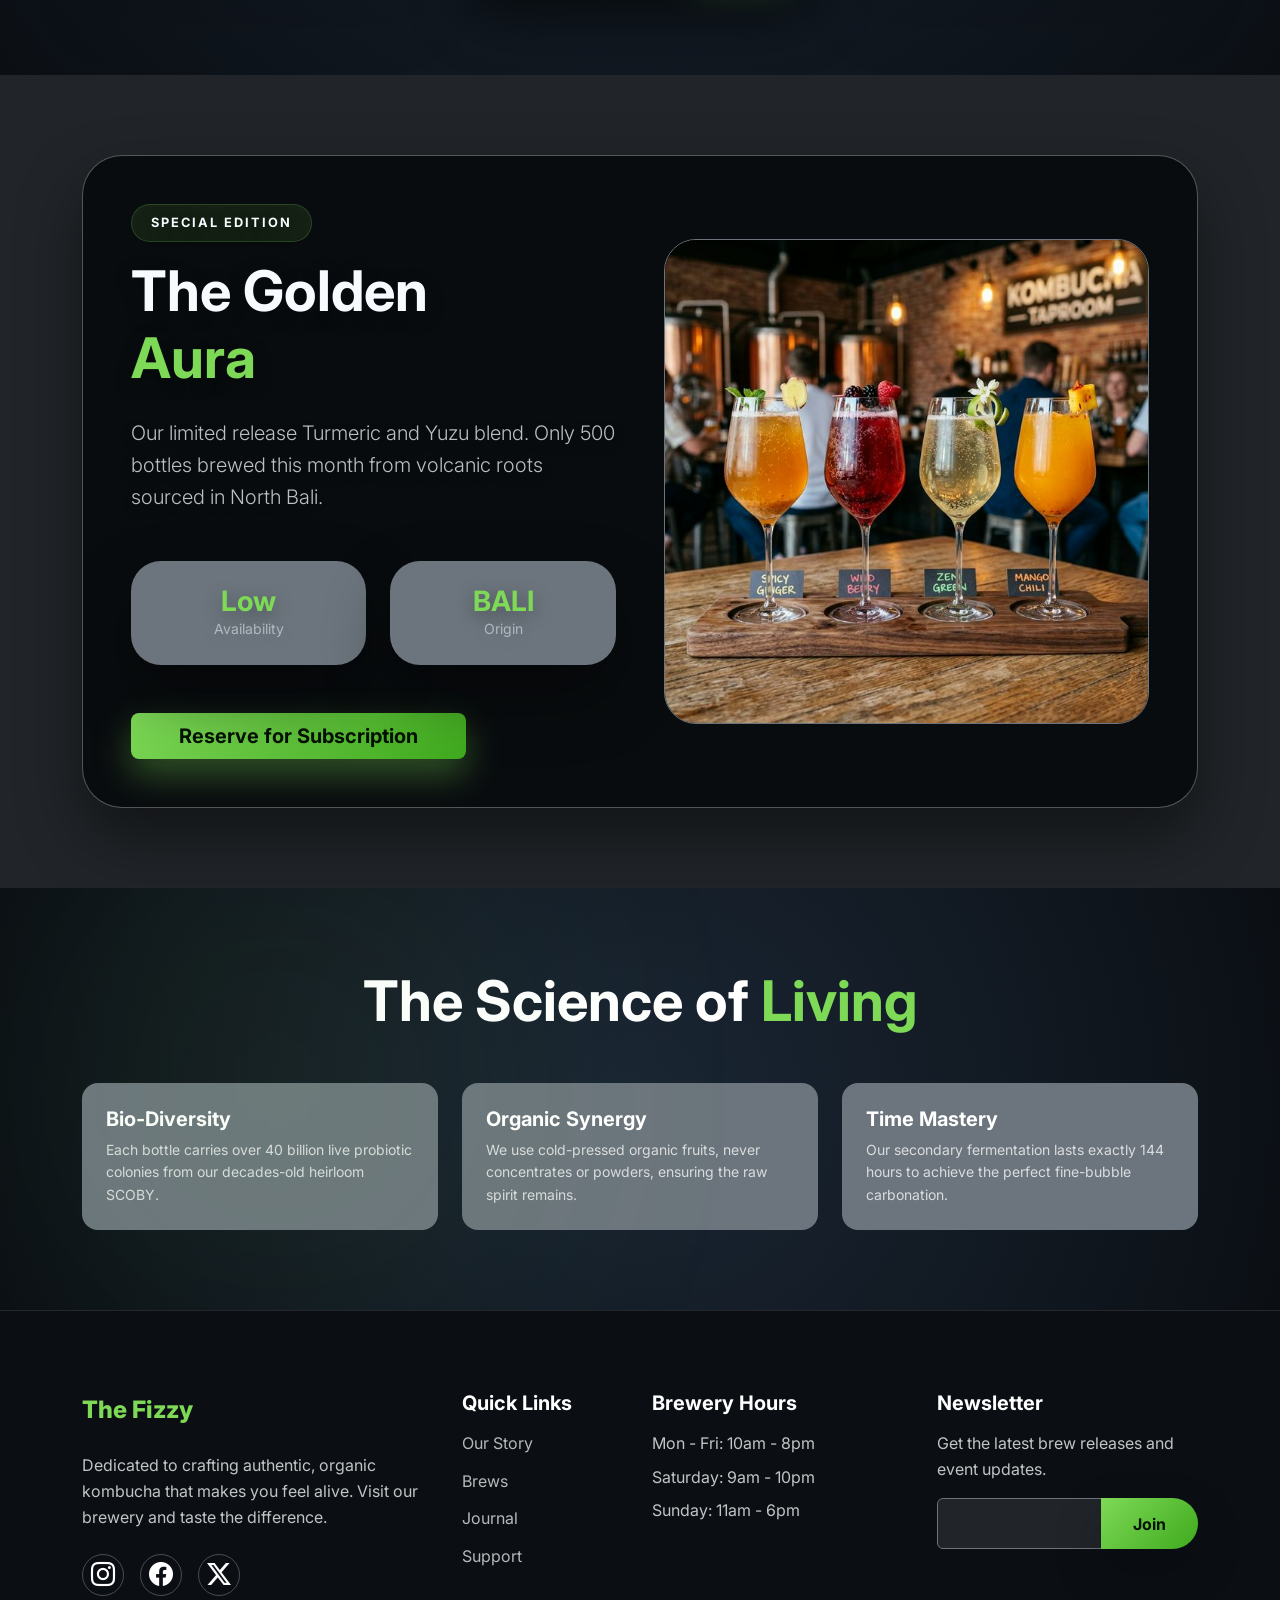
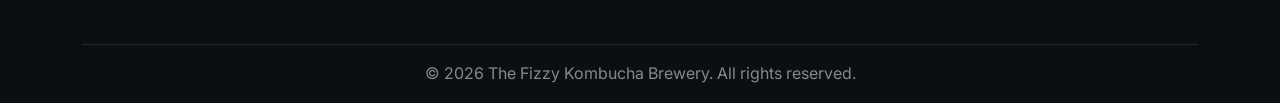
<file: flavors.html>
<!DOCTYPE html>
<html lang="en" dir="ltr" data-theme="dark">

<head>
    <meta charset="UTF-8">
    <meta name="viewport" content="width=device-width, initial-scale=1.0">
    <title>Flavors | The Fizzy</title>

    <!-- Fonts -->
    <link rel="preconnect" href="https://fonts.googleapis.com">
    <link
        href="https://fonts.googleapis.com/css2?family=Inter:wght@400;500;600;700&family=Outfit:wght@400;600;800&display=swap"
        rel="stylesheet">

    <!-- Icons -->
    <link rel="icon" type="image/png" href="assets/images/favicon.png">
    <link rel="stylesheet" href="https://cdn.jsdelivr.net/npm/bootstrap-icons@1.11.3/font/bootstrap-icons.min.css">

    <!-- Bootstrap CSS -->
    <link id="bootstrap-link" rel="stylesheet"
        href="https://cdn.jsdelivr.net/npm/bootstrap@5.3.3/dist/css/bootstrap.min.css">

    <!-- Custom CSS -->
    <link rel="stylesheet" href="assets/css/style.css">
    <link rel="stylesheet" href="assets/css/flavors-slider.css">
</head>

<body>

    <!-- Header / Navbar -->
    <nav class="navbar navbar-expand-lg fixed-top">
        <div class="container">
            <a class="navbar-brand d-flex align-items-center" href="index.html">
                <span>The Fizzy</span>
            </a>

            <div class="d-flex align-items-center ms-auto">

                <button class="navbar-toggler border-0 shadow-none" type="button" data-bs-toggle="collapse"
                    data-bs-target="#navbarNav">
                    <span class="navbar-toggler-icon"></span>
                </button>
            </div>

            <div class="collapse navbar-collapse" id="navbarNav">
                <ul class="navbar-nav m-inline-start-auto">
                    <li class="nav-item dropdown">
                        <a class="nav-link dropdown-toggle" href="#" role="button" data-bs-toggle="dropdown">Home</a>
                        <ul class="dropdown-menu bg-dark border-secondary">
                            <li><a class="dropdown-item text-white" href="index.html">Home 1</a></li>
                            <li><a class="dropdown-item text-white" href="home-2.html">Home 2</a></li>
                        </ul>
                    </li>
                    <li class="nav-item"><a class="nav-link" href="about.html">About</a></li>
                    <li class="nav-item"><a class="nav-link active" href="flavors.html">Flavors</a></li>
                    <li class="nav-item"><a class="nav-link" href="events.html">Events</a></li>
                    <li class="nav-item"><a class="nav-link" href="pricing.html">Pricing</a></li>
                    <li class="nav-item"><a class="nav-link" href="blog.html">Blog</a></li>

                    <li class="nav-item"><a class="nav-link" href="contact.html">Contact</a></li>
                </ul>

                <div class="d-flex align-items-center mt-3 mt-lg-0 ms-lg-3">
                    <a href="login.html" class="btn btn-outline-accent btn-sm me-3">Login</a>
                    <div class="theme-controls d-flex">
                        <button id="theme-toggle" class="control-btn" title="Toggle Dark/Light Mode"><i
                                class="bi bi-sun"></i></button>
                        <button id="rtl-toggle" class="control-btn" title="Toggle LTR/RTL"><span
                                class="rtl-text">LTR</span></button>

                    </div>
                </div>
            </div>
        </div>
    </nav>

    <!-- Signature Hero -->
    <section class="flavors-hero">
        <div class="flavors-hero-grid container">
            <div class="flavors-hero-copy">
                <span class="hero-kicker">Signature Rituals</span>
                <h1>Living flavors tuned for <span class="text-accent">mindful sipping</span></h1>
                <p class="hero-lead">
                    Every batch begins with heirloom tea leaves aged in volcanic soil, married to rare botanicals and
                    fermented with a century-old culture so the flavor keeps evolving with every pour.
                </p>
                <div class="hero-actions">
                    <a href="#seasonal-release" class="btn btn-accent btn-lg">Discover Releases</a>
                    <a href="pricing.html" class="btn btn-outline-light btn-lg">Reserve a Batch</a>
                </div>
            </div>
            <div class="flavors-hero-image">
                <div class="hero-orb orb-one"></div>
                <div class="hero-orb orb-two"></div>
                <img class="hero-bottle" src="assets/images/wellness_brew.png" alt="Living Brew">
            </div>
        </div>
    </section>

    <!-- Signature Collection Grid -->
    <section class="section-padding bg-darker">
        <div class="container">
            <div class="text-center mb-5 animate-on-scroll">
                <span class="text-accent fw-bold text-uppercase letter-spacing-2">The Classics</span>
                <h2 class="display-3 fw-bold mt-3">Signature <span class="text-accent">Collection</span></h2>
                <p class="lead opacity-75 max-width-700 mx-auto">Explore our year-round favorites, meticulously
                    fermented for ultimate balance and vitality.</p>
            </div>

            <div class="row g-4 mt-5">
                <!-- Flavor 1 -->
                <div class="col-lg-4 animate-on-scroll">
                    <div class="glass-card hover-lift p-4 h-100" id="ginger-ritual">
                        <div class="flavor-img-wrap mb-4 bg-secondary rounded-4 p-3">
                            <img src="assets/images/slider-1.png" alt="Pure Ginger" class="img-fluid">
                        </div>
                        <h4 class="text-accent">Ginger Ritual</h4>
                        <div class="d-flex gap-2 mb-3">
                            <span class="badge bg-dark border border-secondary text-white-50">SHARP</span>
                            <span class="badge bg-dark border border-secondary text-white-50">CITRUS</span>
                        </div>
                        <p class="opacity-75">Cold-pressed organic ginger roots meet our heirloom culture for a sharp,
                            morning-wakening kick.</p>
                        <div
                            class="border-top border-secondary pt-3 mt-4 d-flex justify-content-between align-items-center">
                            <span class="fw-bold">$5.50 / Bottle</span>
                            <a href="contact.html" class="text-accent small fw-bold">Order Batch <i
                                    class="bi bi-arrow-right"></i></a>
                        </div>
                    </div>
                </div>

                <!-- Flavor 2 -->
                <div class="col-lg-4 animate-on-scroll" style="animation-delay: 0.1s">
                    <div class="glass-card hover-lift p-4 h-100 border-accent" id="wild-berry-bloom">
                        <div class="flavor-img-wrap mb-4 bg-secondary rounded-4 p-3">
                            <img src="assets/images/slider-2.png" alt="Wild Berry" class="img-fluid">
                        </div>
                        <h4 class="text-accent">Wild Berry Bloom</h4>
                        <div class="d-flex gap-2 mb-3">
                            <span class="badge bg-accent text-dark-50">SWEET</span>
                            <span class="badge bg-dark border border-secondary text-white-50">FRUITY</span>
                        </div>
                        <p class="opacity-75">A symphony of alpine berries—blackberries, blueberries, and
                            raspberries—infused with violet notes.</p>
                        <div
                            class="border-top border-secondary pt-3 mt-4 d-flex justify-content-between align-items-center">
                            <span class="fw-bold">$6.00 / Bottle</span>
                            <a href="contact.html" class="btn btn-accent btn-sm px-4 rounded-pill">Popular</a>
                        </div>
                    </div>
                </div>

                <!-- Flavor 3 -->
                <div class="col-lg-4 animate-on-scroll" style="animation-delay: 0.2s">
                    <div class="glass-card hover-lift p-4 h-100" id="emerald-mint">
                        <div class="flavor-img-wrap mb-4 bg-secondary rounded-4 p-3">
                            <img src="assets/images/slider-4.png" alt="Lemon Mint" class="img-fluid">
                        </div>
                        <h4 class="text-accent">Emerald Mint</h4>
                        <div class="d-flex gap-2 mb-3">
                            <span class="badge bg-dark border border-secondary text-white-50">COOLING</span>
                            <span class="badge bg-dark border border-secondary text-white-50">CLEAN</span>
                        </div>
                        <p class="opacity-75">Garden-fresh mint leaves steeping with Meyer lemons to provide clarity and
                            absolute refreshment.</p>
                        <div
                            class="border-top border-secondary pt-3 mt-4 d-flex justify-content-between align-items-center">
                            <span class="fw-bold">$5.50 / Bottle</span>
                            <a href="contact.html" class="text-accent small fw-bold">Order Batch <i
                                    class="bi bi-arrow-right"></i></a>
                        </div>
                    </div>
                </div>
            </div>
        </div>
    </section>

    <!-- Seasonal Release Highlight -->
    <section class="section-padding bg-dark" id="seasonal-release">
        <div class="container">
            <div class="glass-card p-5 border-accent overflow-hidden position-relative">
                <div class="row align-items-center g-5">
                    <div class="col-lg-6 animate-on-scroll text-center text-lg-start">
                        <span class="premium-tag mb-3 d-inline-block">Special Edition</span>
                        <h2 class="display-3 fw-bold mb-4">The Golden <br> <span class="text-accent">Aura</span></h2>
                        <p class="lead opacity-75 mb-5 mx-auto mx-lg-0">Our limited release Turmeric and Yuzu blend.
                            Only 500 bottles
                            brewed this month from volcanic roots sourced in North Bali.</p>
                        <div class="d-flex align-items-center justify-content-center justify-content-lg-start gap-4">
                            <div class="glass-card bg-secondary p-4 text-center border-0 flex-fill"
                                style="border-radius: 30px; min-width: 120px;">
                                <h3 class="text-accent mb-0">Low</h3>
                                <p class="small opacity-50 mb-0">Availability</p>
                            </div>
                            <div class="glass-card bg-secondary p-4 text-center border-0 flex-fill"
                                style="border-radius: 30px; min-width: 120px;">
                                <h3 class="text-accent mb-0">BALI</h3>
                                <p class="small opacity-50 mb-0">Origin</p>
                            </div>
                        </div>
                        <a href="pricing.html" class="btn btn-accent btn-lg px-5 mt-5 fw-bold">Reserve for
                            Subscription</a>
                    </div>
                    <div class="col-lg-6 animate-on-scroll" style="animation-delay: 0.2s">
                        <img src="assets/images/event_tasting_collection.png" alt="Special Brew"
                            class="img-fluid rounded-5 shadow-2xl border border-secondary">
                    </div>
                </div>
            </div>
        </div>
    </section>

    <!-- The Brewing Science Grid -->
    <section class="section-padding bg-darker">
        <div class="container text-center">
            <h2 class="display-4 fw-bold mb-5">The Science of <span class="text-accent">Living</span></h2>
            <div class="row g-4 text-start">
                <div class="col-md-4 animate-on-scroll">
                    <div class="p-4 bg-secondary text-white rounded-4 border-inline-start border-accent border-4 h-100">
                        <h5>Bio-Diversity</h5>
                        <p class="small opacity-75 mb-0">Each bottle carries over 40 billion live probiotic colonies
                            from our decades-old heirloom SCOBY.</p>
                    </div>
                </div>
                <div class="col-md-4 animate-on-scroll" style="animation-delay: 0.1s">
                    <div class="p-4 bg-secondary text-white rounded-4 border-inline-start border-accent border-4 h-100">
                        <h5>Organic Synergy</h5>
                        <p class="small opacity-75 mb-0">We use cold-pressed organic fruits, never concentrates or
                            powders, ensuring the raw spirit remains.</p>
                    </div>
                </div>
                <div class="col-md-4 animate-on-scroll" style="animation-delay: 0.2s">
                    <div class="p-4 bg-secondary text-white rounded-4 border-inline-start border-accent border-4 h-100">
                        <h5>Time Mastery</h5>
                        <p class="small opacity-75 mb-0">Our secondary fermentation lasts exactly 144 hours to achieve
                            the perfect fine-bubble carbonation.</p>
                    </div>
                </div>
            </div>
        </div>
    </section>

    <!-- Footer -->
    <footer>
        <div class="container">
            <div class="row g-4">
                <div class="col-lg-4">
                    <a class="navbar-brand d-inline-flex align-items-center mb-4" href="index.html">
                        <span>The Fizzy</span>
                    </a>
                    <p class="opacity-75 mb-4">Dedicated to crafting authentic, organic kombucha that makes you feel
                        alive. Visit our brewery and taste the difference.</p>
                    <div class="social-links d-flex gap-3">
                        <a href="#"><i class="bi bi-instagram fs-4"></i></a>
                        <a href="#"><i class="bi bi-facebook fs-4"></i></a>
                        <a href="#"><i class="bi bi-twitter-x fs-4"></i></a>
                    </div>
                </div>
                <div class="col-lg-2">
                    <h5>Quick Links</h5>
                    <ul class="list-unstyled mt-3">
                        <li><a href="about.html" class="footer-link">Our Story</a></li>
                        <li><a href="flavors.html" class="footer-link">Brews</a></li>
                        <li><a href="blog.html" class="footer-link">Journal</a></li>
                        <li><a href="contact.html" class="footer-link">Support</a></li>
                    </ul>
                </div>
                <div class="col-lg-3">
                    <h5>Brewery Hours</h5>
                    <ul class="list-unstyled mt-3 opacity-75">
                        <li class="mb-2">Mon - Fri: 10am - 8pm</li>
                        <li class="mb-2">Saturday: 9am - 10pm</li>
                        <li class="mb-2">Sunday: 11am - 6pm</li>
                    </ul>
                </div>
                <div class="col-lg-3">
                    <h5>Newsletter</h5>
                    <p class="opacity-75 mt-3">Get the latest brew releases and event updates.</p>
                    <form class="mt-3">
                        <div class="input-group">
                            <input type="email" class="form-control bg-dark border-secondary text-white"
                                placeholder="your@email.com">
                            <button class="btn btn-accent">Join</button>
                        </div>
                    </form>
                </div>
            </div>
            <hr class="mt-5 border-secondary">
            <div class="text-center mt-3 opacity-50">
                <p>&copy; 2026 The Fizzy Kombucha Brewery. All rights reserved.</p>
            </div>
        </div>
    </footer>

    <!-- Bootstrap JS -->
    <script src="https://cdn.jsdelivr.net/npm/bootstrap@5.3.3/dist/js/bootstrap.bundle.min.js"></script>
    <!-- GSAP for Slider -->
    <script src="https://cdnjs.cloudflare.com/ajax/libs/gsap/3.12.5/gsap.min.js"></script>
    <script src="assets/js/flavors-slider.js"></script>
    <script src="assets/js/main.js"></script>
</body>

</html>
</file>
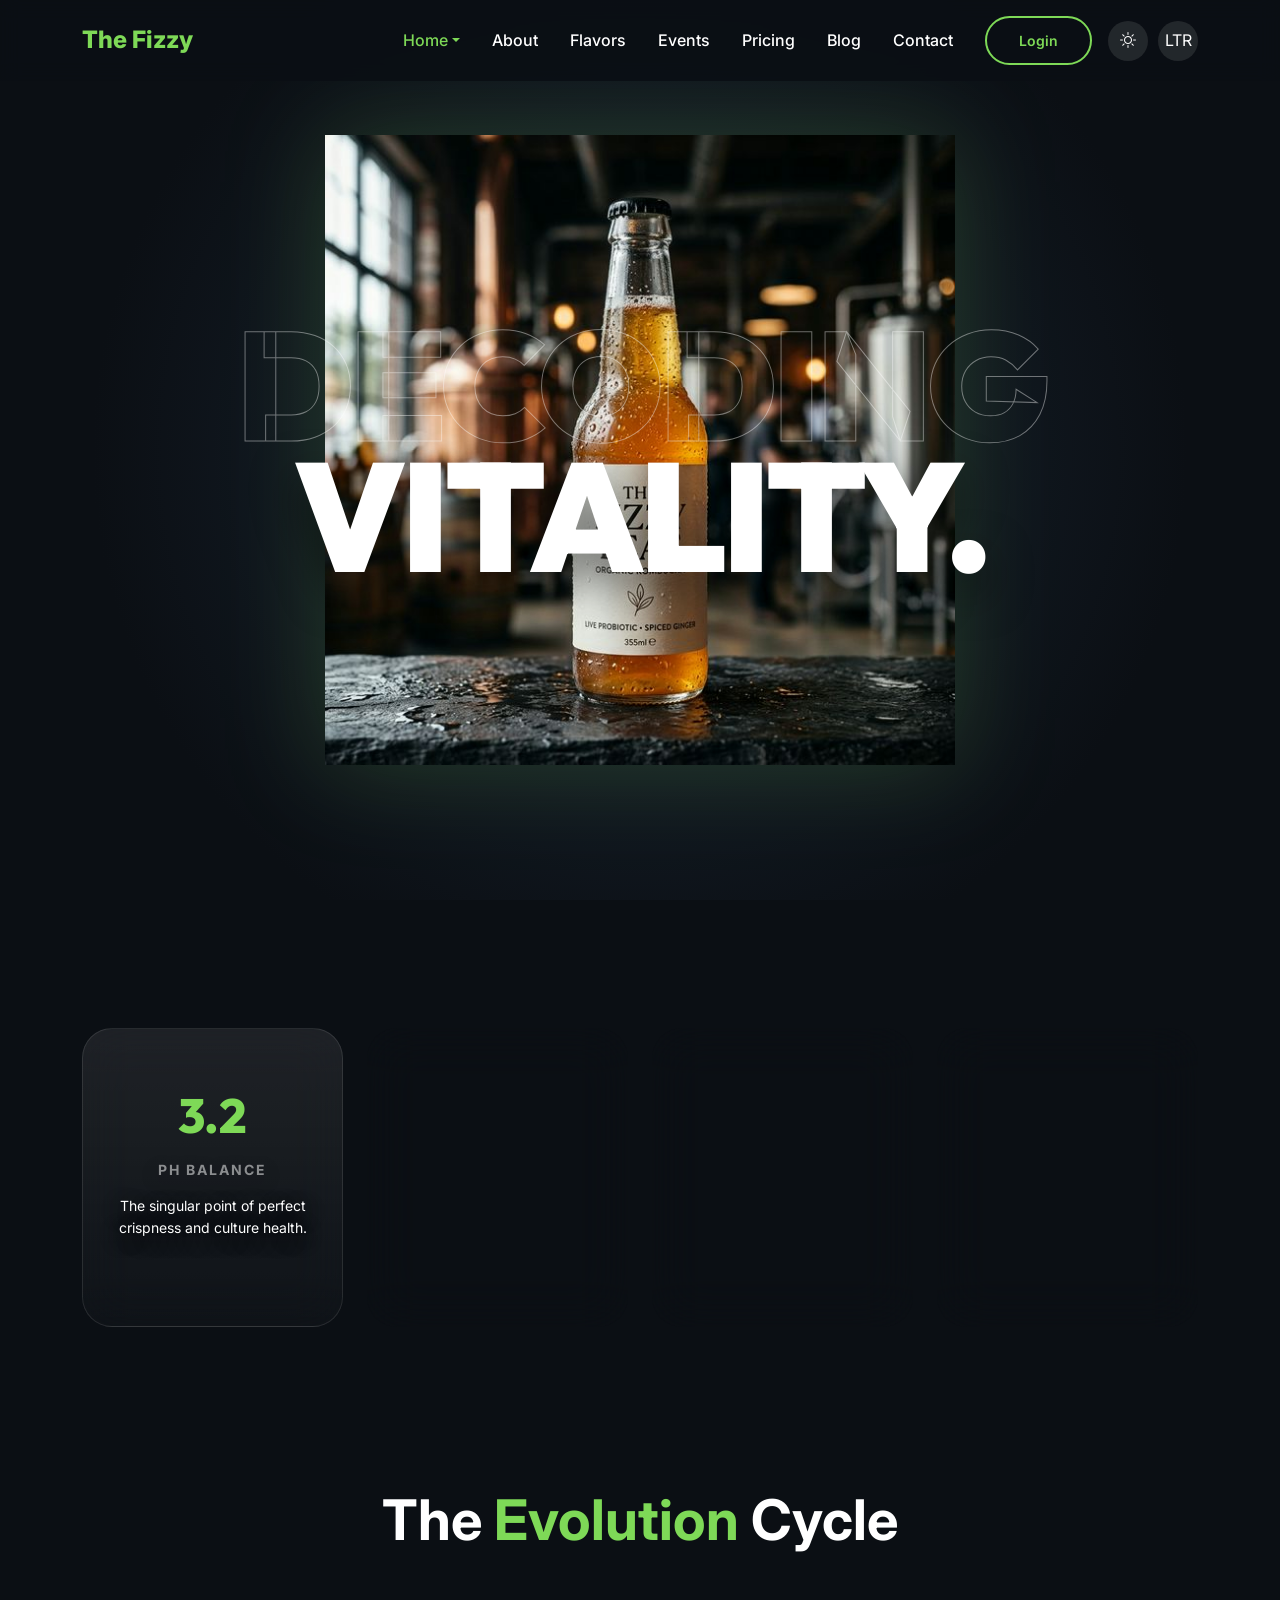
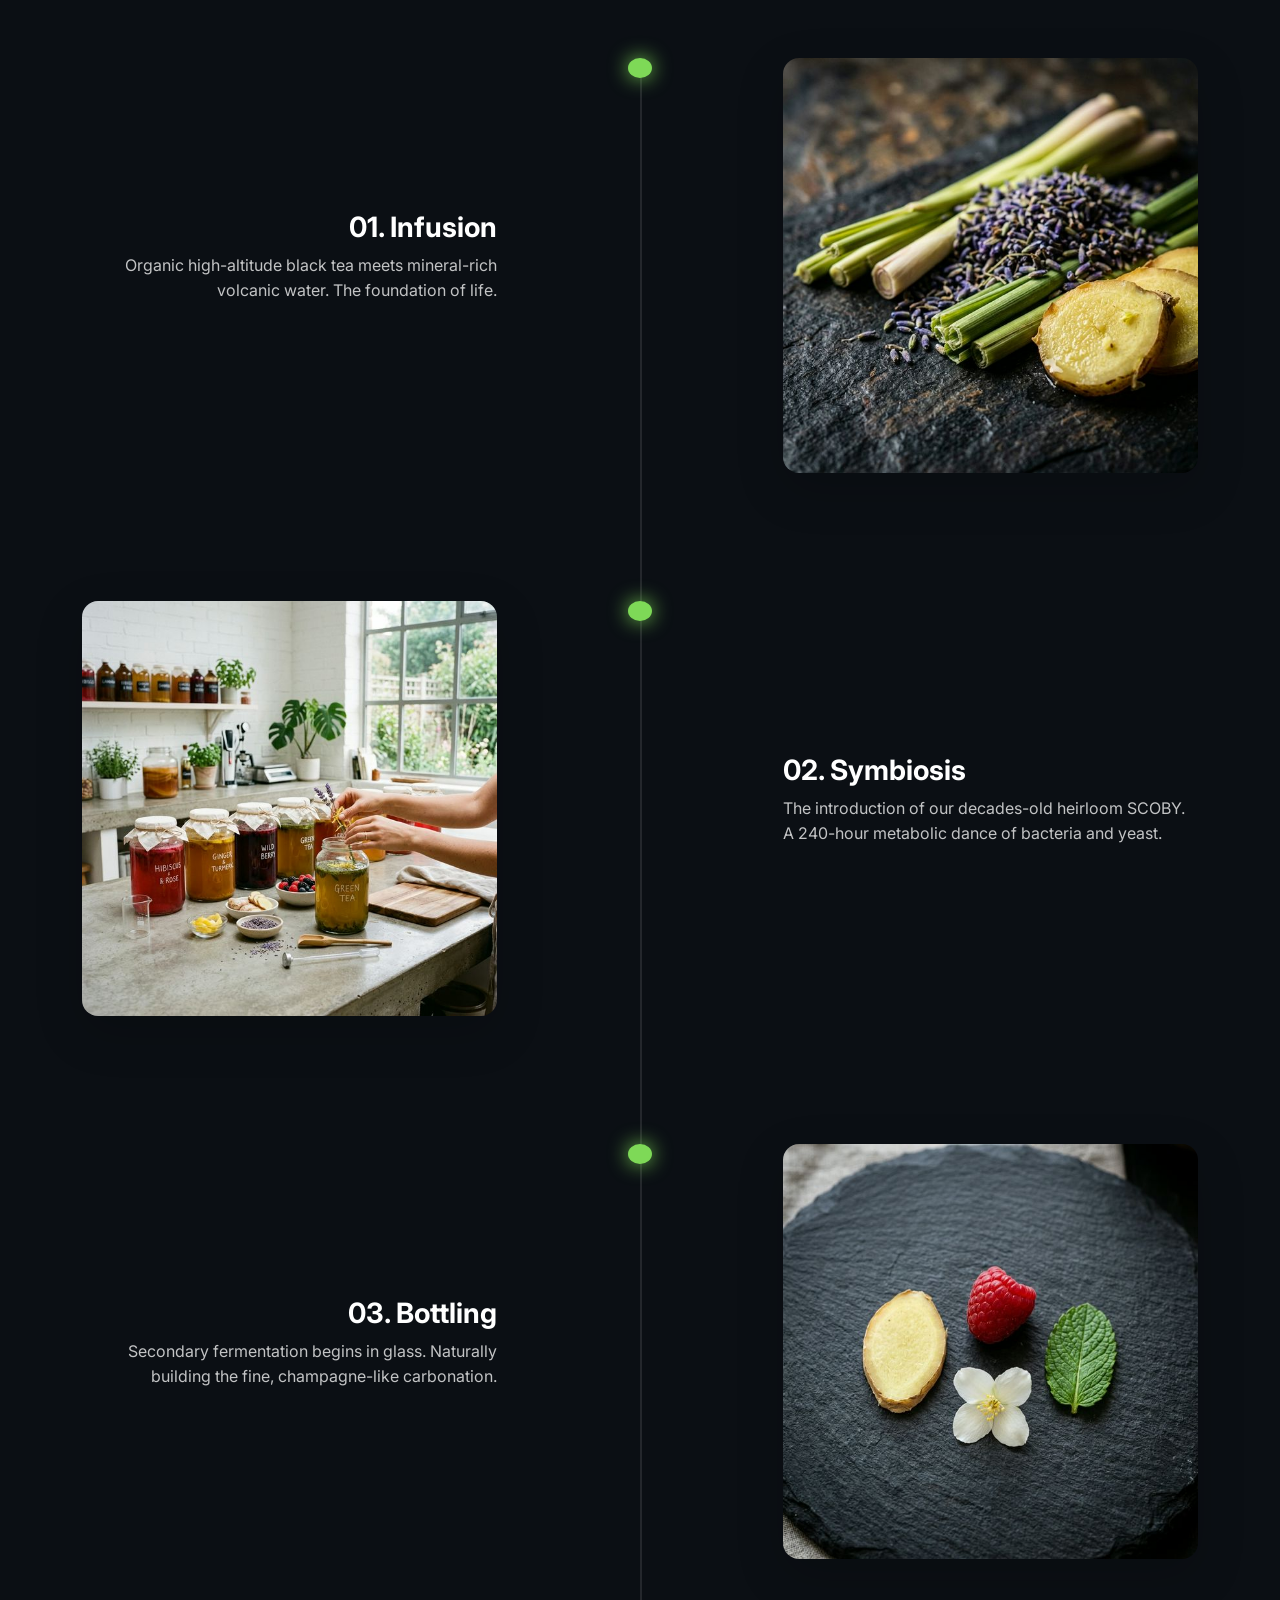
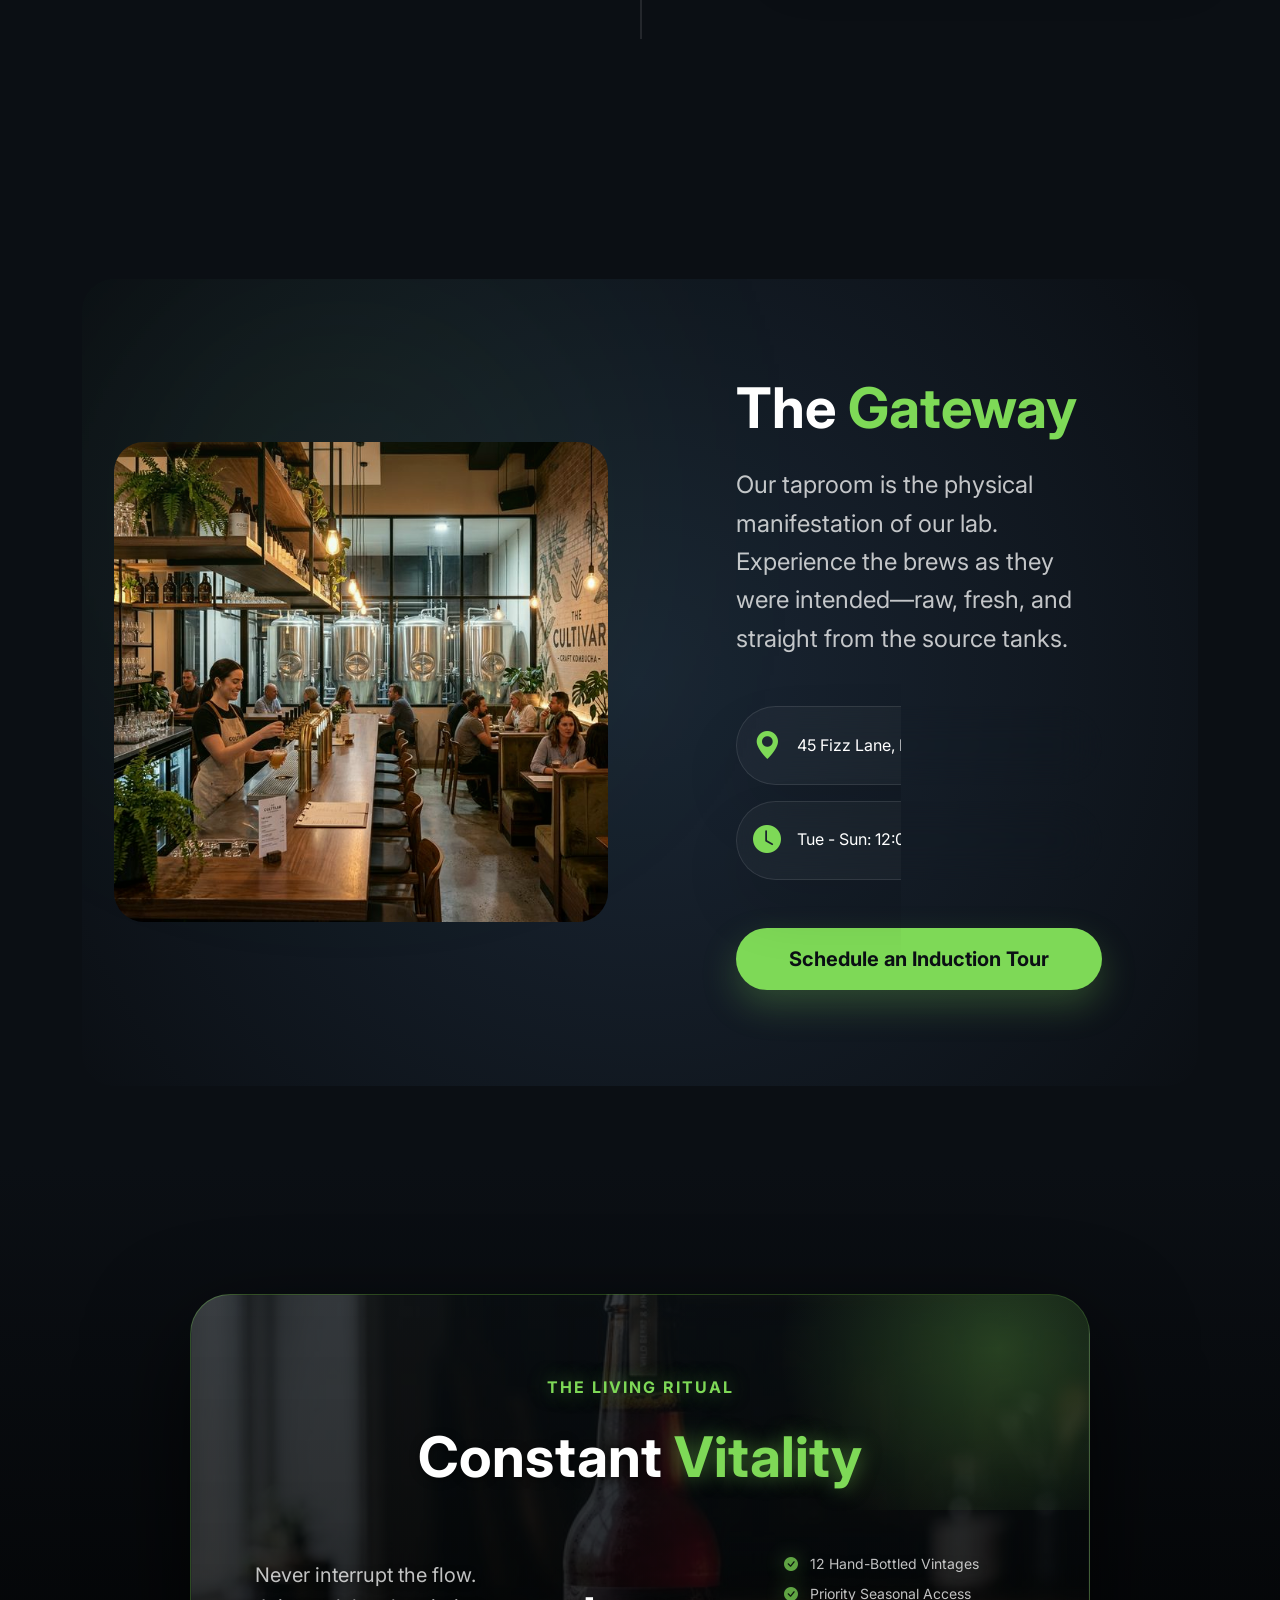
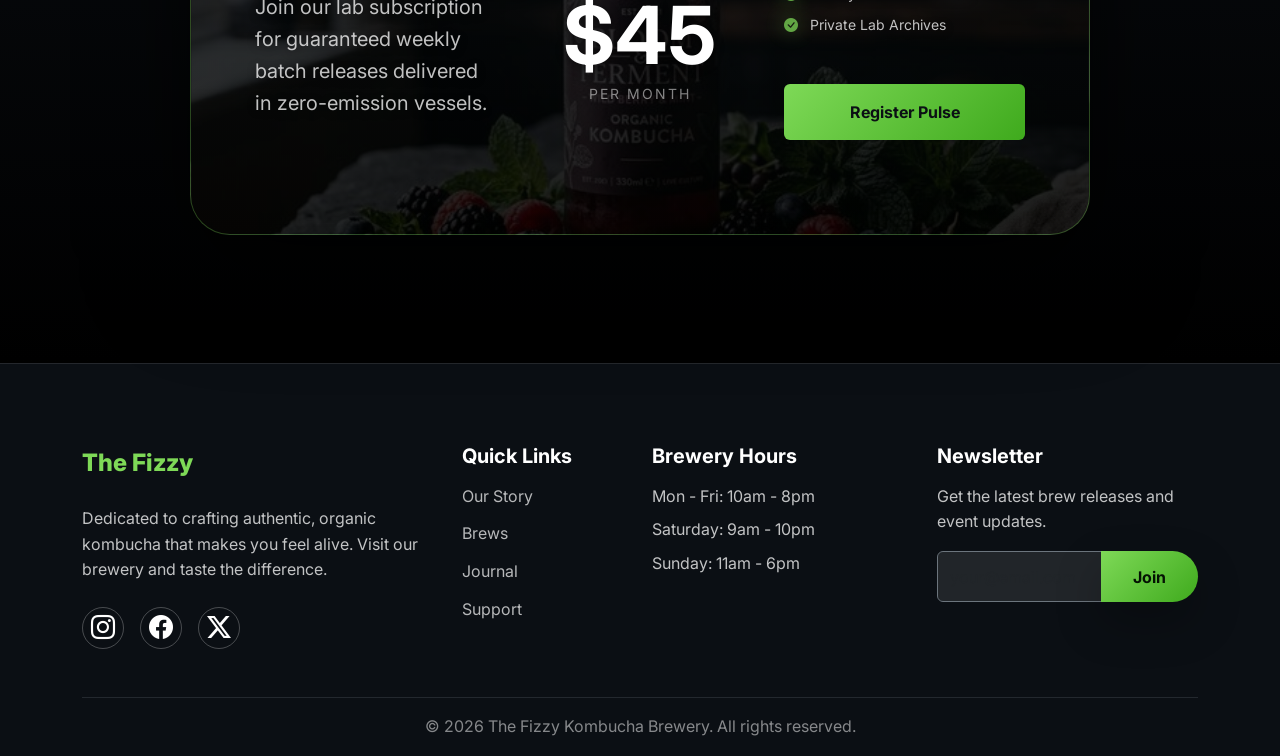
<file: home-2.html>
<!DOCTYPE html>
<html lang="en" dir="ltr" data-theme="dark">

<head>
    <meta charset="UTF-8">
    <meta name="viewport" content="width=device-width, initial-scale=1.0">
    <title>The Laboratory | The Fizzy</title>
    <meta name="description" content="Enter the fermentation lab of The Fizzy. High-performance probiotics.">

    <!-- Fonts -->
    <link rel="preconnect" href="https://fonts.googleapis.com">
    <link
        href="https://fonts.googleapis.com/css2?family=Inter:wght@400;500;600;700&family=Outfit:wght@400;600;800;900&display=swap"
        rel="stylesheet">

    <!-- Icons -->
    <link rel="icon" type="image/png" href="assets/images/favicon.png">
    <link rel="stylesheet" href="https://cdn.jsdelivr.net/npm/bootstrap-icons@1.11.3/font/bootstrap-icons.min.css">

    <!-- Bootstrap CSS -->
    <link id="bootstrap-link" rel="stylesheet"
        href="https://cdn.jsdelivr.net/npm/bootstrap@5.3.3/dist/css/bootstrap.min.css">

    <!-- Custom CSS -->
    <link rel="stylesheet" href="assets/css/home-2-new.css">
    <link rel="stylesheet" href="assets/css/style.css">
</head>

<body>

    <!-- Header / Navbar -->
    <nav class="navbar navbar-expand-lg fixed-top">
        <div class="container">
            <a class="navbar-brand d-flex align-items-center" href="index.html">
                <span>The Fizzy</span>
            </a>

            <div class="d-flex align-items-center ms-auto">


                <button class="navbar-toggler border-0 shadow-none" type="button" data-bs-toggle="collapse"
                    data-bs-target="#navbarNav">
                    <span class="navbar-toggler-icon"></span>
                </button>
            </div>

            <div class="collapse navbar-collapse" id="navbarNav">
                <ul class="navbar-nav m-inline-start-auto">
                    <li class="nav-item dropdown">
                        <a class="nav-link dropdown-toggle active" href="#" role="button"
                            data-bs-toggle="dropdown">Home</a>
                        <ul class="dropdown-menu bg-dark border-secondary">
                            <li><a class="dropdown-item text-white" href="index.html">Home 1</a></li>
                            <li><a class="dropdown-item text-white active" href="home-2.html">Home 2</a></li>
                        </ul>
                    </li>
                    <li class="nav-item"><a class="nav-link" href="about.html">About</a></li>
                    <li class="nav-item"><a class="nav-link" href="flavors.html">Flavors</a></li>
                    <li class="nav-item"><a class="nav-link" href="events.html">Events</a></li>
                    <li class="nav-item"><a class="nav-link" href="pricing.html">Pricing</a></li>
                    <li class="nav-item"><a class="nav-link" href="blog.html">Blog</a></li>

                    <li class="nav-item"><a class="nav-link" href="contact.html">Contact</a></li>
                </ul>

                <div class="d-flex align-items-center mt-3 mt-lg-0 ms-lg-3">
                    <a href="login.html" class="btn btn-outline-accent btn-sm me-3">Login</a>
                    <div class="theme-controls d-flex">
                        <button id="theme-toggle" class="control-btn" title="Toggle Dark/Light Mode"><i
                                class="bi bi-sun"></i></button>
                        <button id="rtl-toggle" class="control-btn" title="Toggle LTR/RTL"><span
                                class="rtl-text">LTR</span></button>

                    </div>
                </div>
            </div>
        </div>
    </nav>

    <!-- SECTION 1: HERO (THE SCOBY'S PULSE) -->
    <section class="new-hero">
        <div class="hero-visual-bg"></div>
        <div class="living-particles">
            <!-- Simulated via JS or simple floating spans -->
            <div class="pulse-glow position-absolute top-50 start-50 translate-middle"
                style="width:60vw; height:60vw; background:radial-gradient(circle, rgba(126, 217, 87, 0.05) 0%, transparent 60%);">
            </div>
        </div>

        <div class="hero-content-wrap">
            <h1 class="hero-title-main">
                DECODING <br> <span>VITALITY.</span>
            </h1>
        </div>

        <div class="hero-bottle-wrap">
            <img src="assets/images/hero_bottle.png" alt="Pure Elixir" class="hero-bottle-img">
        </div>

        <div class="scroll-down-indicator position-absolute bottom-0 start-50 translate-middle p-5 opacity-50">
            <div class="d-flex flex-column align-items-center">
                <span class="small text-uppercase mb-2 letter-spacing-2">Synchronize</span>
                <i class="bi bi-arrow-down fs-4 animate-bounce"></i>
            </div>
        </div>
    </section>

    <!-- SECTION 2: BIOMETRIC INTELLIGENCE (THE PULSE) -->
    <section class="intelligence-section">
        <div class="container">
            <div class="row g-4">
                <div class="col-lg-3 col-md-6">
                    <div class="stat-card gs-reveal">
                        <div class="stat-number">3.2</div>
                        <h5 class="text-uppercase opacity-50 small letter-spacing-2">PH BALANCE</h5>
                        <p class="small mt-3">The singular point of perfect crispness and culture health.</p>
                    </div>
                </div>
                <div class="col-lg-3 col-md-6">
                    <div class="stat-card gs-reveal" style="transition-delay: 0.1s">
                        <div class="stat-number">40B</div>
                        <h5 class="text-uppercase opacity-50 small letter-spacing-2">LIVE CULTURES</h5>
                        <p class="small mt-3">Active probiotic colonies in every single vintage bottle.</p>
                    </div>
                </div>
                <div class="col-lg-3 col-md-6">
                    <div class="stat-card gs-reveal" style="transition-delay: 0.2s">
                        <div class="stat-number">14D</div>
                        <h5 class="text-uppercase opacity-50 small letter-spacing-2">FERMENT CYCLE</h5>
                        <p class="small mt-3">The slow, artisanal transformation of organic tea leaves.</p>
                    </div>
                </div>
                <div class="col-lg-3 col-md-6">
                    <div class="stat-card gs-reveal" style="transition-delay: 0.3s">
                        <div class="stat-number">0.0</div>
                        <h5 class="text-uppercase opacity-50 small letter-spacing-2">ARTIFICIALS</h5>
                        <p class="small mt-3">100% Raw. 100% Organic. Never pasteurized. Never filtered.</p>
                    </div>
                </div>
            </div>
        </div>
    </section>

    <!-- SECTION 3: THE JOURNEY (FERMENTATION CYCLE) -->
    <section class="cycle-section overflow-hidden">
        <div class="container">
            <div class="text-center mb-5 pb-5">
                <h2 class="display-3 fw-bold gs-reveal">The <span class="text-accent">Evolution</span> Cycle</h2>
            </div>

            <div class="position-relative">
                <div class="cycle-line gs-reveal"></div>

                <!-- Step 1 -->
                <div class="row align-items-center mb-5 cycle-step">
                    <div class="cycle-dot"></div>
                    <div class="col-md-5 text-md-end pe-md-5 gs-reveal-left">
                        <h3 class="fw-bold">01. Infusion</h3>
                        <p class="opacity-75">Organic high-altitude black tea meets mineral-rich volcanic water. The
                            foundation of life.</p>
                    </div>
                    <div class="col-md-2"></div>
                    <div class="col-md-5 ps-md-5 gs-reveal-right">
                        <img src="assets/images/brew-ingredients.png" alt="Infusion"
                            class="img-fluid rounded-4 shadow-lg grayscale">
                    </div>
                </div>

                <!-- Step 2 -->
                <div class="row align-items-center mb-5 cycle-step">
                    <div class="cycle-dot"></div>
                    <div class="col-md-5 order-2 order-md-1 text-md-end pe-md-5 gs-reveal-left">
                        <img src="assets/images/event_workshop_brewing.png" alt="Evolution"
                            class="img-fluid rounded-4 shadow-lg grayscale">
                    </div>
                    <div class="col-md-2 order-2 order-md-2"></div>
                    <div class="col-md-5 order-1 order-md-3 ps-md-5 gs-reveal-right">
                        <h3 class="fw-bold">02. Symbiosis</h3>
                        <p class="opacity-75">The introduction of our decades-old heirloom SCOBY. A 240-hour metabolic
                            dance of bacteria and yeast.</p>
                    </div>
                </div>

                <!-- Step 3 -->
                <div class="row align-items-center cycle-step">
                    <div class="cycle-dot"></div>
                    <div class="col-md-5 text-md-end pe-md-5 gs-reveal-left">
                        <h3 class="fw-bold">03. Bottling</h3>
                        <p class="opacity-75">Secondary fermentation begins in glass. Naturally building the fine,
                            champagne-like carbonation.</p>
                    </div>
                    <div class="col-md-2"></div>
                    <div class="col-md-5 ps-md-5 gs-reveal-right">
                        <img src="assets/images/flavor_profile.png" alt="Bottling"
                            class="img-fluid rounded-4 shadow-lg grayscale">
                    </div>
                </div>
            </div>
        </div>
    </section>


    <!-- SECTION 5: THE GATEWAY (PORTAL) -->
    <section class="portal-section section-padding">
        <div class="container">
            <div class="row g-0 align-items-center bg-darker rounded-5 shadow-2xl overflow-hidden">
                <div class="col-lg-6 portal-img-container gs-reveal-left">
                    <img src="assets/images/taproom-interior.png" alt="Taproom" class="portal-img">
                </div>
                <div class="col-lg-6 p-5 p-lg-10 gs-reveal-right">
                    <div class="p-lg-5">
                        <h2 class="display-2 fw-bold mb-4">The <span class="text-accent">Gateway</span></h2>
                        <p class="fs-4 opacity-75 mb-5">Our taproom is the physical manifestation of our lab. Experience
                            the brews as they were intended—raw, fresh, and straight from the source tanks.</p>
                        <div class="d-flex flex-column gap-3">
                            <div class="d-flex align-items-center gap-3 glass-card p-3">
                                <i class="bi bi-geo-alt-fill text-accent fs-3"></i>
                                <span>45 Fizz Lane, Brewing District</span>
                            </div>
                            <div class="d-flex align-items-center gap-3 glass-card p-3">
                                <i class="bi bi-clock-fill text-accent fs-3"></i>
                                <span>Tue - Sun: 12:00 — 22:00</span>
                            </div>
                        </div>
                        <a href="contact.html" class="btn btn-accent btn-lg w-100 mt-5 py-3 fw-bold">Schedule an
                            Induction Tour</a>
                    </div>
                </div>
            </div>
        </div>
    </section>

    <!-- SECTION 6: THE SUSTENANCE (MEMBERSHIP PULSE) -->
    <section class="pulse-section">
        <div class="container text-center">
            <div class="premium-pricing-card mx-auto gs-reveal" style="max-width: 900px;">
                <div class="pricing-glow"></div>
                <span class="text-accent fw-bold text-uppercase letter-spacing-2 mb-4 d-block">The Living Ritual</span>
                <h2 class="display-2 fw-bold mb-5">Constant <span class="text-accent italic">Vitality</span></h2>
                <div class="row align-items-center">
                    <div class="col-lg-4 text-start">
                        <p class="fs-5 opacity-75">Never interrupt the flow. Join our lab subscription for guaranteed
                            weekly batch releases delivered in zero-emission vessels.</p>
                    </div>
                    <div class="col-lg-4 py-5">
                        <div class="display-1 fw-bold">$45</div>
                        <div class="opacity-50 text-uppercase small letter-spacing-2">Per Month</div>
                    </div>
                    <div class="col-lg-4">
                        <ul class="list-unstyled text-start mb-5 small opacity-75">
                            <li class="mb-2"><i class="bi bi-check-circle-fill text-accent me-2"></i> 12 Hand-Bottled
                                Vintages</li>
                            <li class="mb-2"><i class="bi bi-check-circle-fill text-accent me-2"></i> Priority Seasonal
                                Access</li>
                            <li class="mb-2"><i class="bi bi-check-circle-fill text-accent me-2"></i> Private Lab
                                Archives</li>
                        </ul>
                        <a href="pricing.html" class="btn btn-accent w-100 py-3 fw-bold">Register Pulse</a>
                    </div>
                </div>
            </div>
        </div>
    </section>

    <!-- Footer -->
    <footer>
        <div class="container">
            <div class="row g-4">
                <div class="col-lg-4">
                    <a class="navbar-brand d-inline-flex align-items-center mb-4" href="index.html">
                        <span>The Fizzy</span>
                    </a>
                    <p class="opacity-75 mb-4">Dedicated to crafting authentic, organic kombucha that makes you feel
                        alive. Visit our brewery and taste the difference.</p>
                    <div class="social-links d-flex gap-3">
                        <a href="#"><i class="bi bi-instagram fs-4"></i></a>
                        <a href="#"><i class="bi bi-facebook fs-4"></i></a>
                        <a href="#"><i class="bi bi-twitter-x fs-4"></i></a>
                    </div>
                </div>
                <div class="col-lg-2">
                    <h5>Quick Links</h5>
                    <ul class="list-unstyled mt-3">
                        <li><a href="about.html" class="footer-link">Our Story</a></li>
                        <li><a href="flavors.html" class="footer-link">Brews</a></li>
                        <li><a href="blog.html" class="footer-link">Journal</a></li>
                        <li><a href="contact.html" class="footer-link">Support</a></li>
                    </ul>
                </div>
                <div class="col-lg-3">
                    <h5>Brewery Hours</h5>
                    <ul class="list-unstyled mt-3 opacity-75">
                        <li class="mb-2">Mon - Fri: 10am - 8pm</li>
                        <li class="mb-2">Saturday: 9am - 10pm</li>
                        <li class="mb-2">Sunday: 11am - 6pm</li>
                    </ul>
                </div>
                <div class="col-lg-3">
                    <h5>Newsletter</h5>
                    <p class="opacity-75 mt-3">Get the latest brew releases and event updates.</p>
                    <form class="mt-3">
                        <div class="input-group">
                            <input type="email" class="form-control bg-dark border-secondary text-white"
                                placeholder="your@email.com">
                            <button class="btn btn-accent">Join</button>
                        </div>
                    </form>
                </div>
            </div>
            <hr class="mt-5 border-secondary">
            <div class="text-center mt-3 opacity-50">
                <p>&copy; 2026 The Fizzy Kombucha Brewery. All rights reserved.</p>
            </div>
        </div>
    </footer>

    <!-- Bootstrap JS -->
    <script src="https://cdn.jsdelivr.net/npm/bootstrap@5.3.3/dist/js/bootstrap.bundle.min.js"></script>
    <script src="assets/js/main.js"></script>
</body>

</html>
</file>
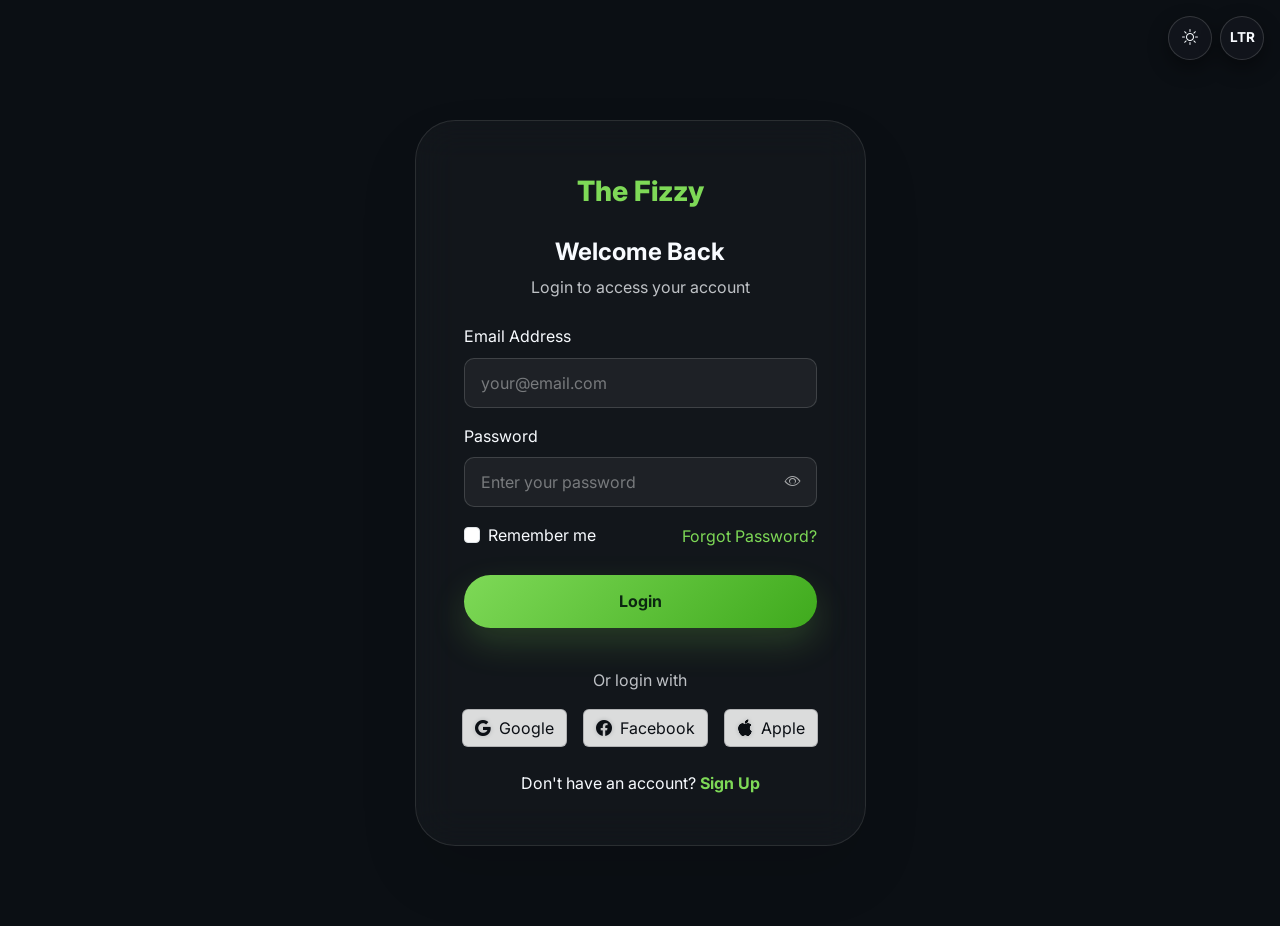
<file: login.html>
<!DOCTYPE html>
<html lang="en" dir="ltr" data-theme="dark">

<head>
    <meta charset="UTF-8">
    <meta name="viewport" content="width=device-width, initial-scale=1.0">
    <title>Login | The Fizzy</title>
    <meta name="description" content="Login to The Fizzy - Premium Kombucha Brewery">
    <!-- Fonts -->
    <link rel="preconnect" href="https://fonts.googleapis.com">
    <link rel="preconnect" href="https://fonts.gstatic.com" crossorigin>
    <link
        href="https://fonts.googleapis.com/css2?family=Inter:wght@400;500;600;700&family=Outfit:wght@400;600;800&display=swap"
        rel="stylesheet">

    <!-- Icons -->
    <link rel="icon" type="image/png" href="assets/images/favicon.png">
    <link rel="stylesheet" href="https://cdn.jsdelivr.net/npm/bootstrap-icons@1.11.3/font/bootstrap-icons.min.css">

    <!-- Bootstrap CSS -->
    <link id="bootstrap-link" rel="stylesheet"
        href="https://cdn.jsdelivr.net/npm/bootstrap@5.3.3/dist/css/bootstrap.min.css">

    <!-- Custom CSS -->
    <link rel="stylesheet" href="assets/css/style.css">
</head>

<body>

    <div class="auth-controls">
        <button id="theme-toggle" class="control-btn" title="Toggle Dark/Light Mode"><i class="bi bi-sun"></i></button>
        <button id="rtl-toggle" class="control-btn" title="Toggle LTR/RTL"><span class="rtl-text">LTR</span></button>
    </div>

    <!-- Login Section -->
    <section class="section-padding" style="padding-top: 120px;">
        <div class="container">
            <div class="row justify-content-center">
                <div class="col-lg-5 col-md-7">
                    <div class="glass-card auth-card text-center">
                        <!-- Logo and Brand -->
                        <div class="mb-4">
                            <a href="index.html"
                                class="navbar-brand d-inline-flex align-items-center justify-content-center">

                                <span class="fs-3">The Fizzy</span>
                            </a>
                        </div>

                        <h2 class="mb-2">Welcome Back</h2>
                        <p class="opacity-75 mb-4">Login to access your account</p>

                        <!-- Login Form -->
                        <form class="text-start mb-4">
                            <div class="mb-3">
                                <label for="email" class="form-label">Email Address</label>
                                <input type="email" class="form-control" id="email" placeholder="your@email.com"
                                    required>
                            </div>
                            <div class="mb-3">
                                <label for="password" class="form-label">Password</label>
                                <div class="password-field-container">
                                    <input type="password" class="form-control" id="password"
                                        placeholder="Enter your password" required>
                                    <span class="password-toggle" onclick="togglePassword('password', this)">
                                        <i class="bi bi-eye"></i>
                                    </span>
                                </div>
                            </div>
                            <div class="d-flex justify-content-between align-items-center mb-4">
                                <div class="form-check">
                                    <input class="form-check-input" type="checkbox" id="remember">
                                    <label class="form-check-label" for="remember">
                                        Remember me
                                    </label>
                                </div>
                                <a href="#" class="text-accent text-decoration-none">Forgot Password?</a>
                            </div>
                            <button type="submit" class="btn btn-accent w-100 mb-3">Login</button>
                        </form>

                        <!-- Social Login -->
                        <div class="mb-4">
                            <p class="opacity-75 mb-3">Or login with</p>
                            <div class="d-flex gap-3 justify-content-center">
                                <button class="btn btn-outline-light flex-fill">
                                    <i class="bi bi-google me-2"></i>Google
                                </button>
                                <button class="btn btn-outline-light flex-fill">
                                    <i class="bi bi-facebook me-2"></i>Facebook
                                </button>
                                <button class="btn btn-outline-light flex-fill">
                                    <i class="bi bi-apple me-2"></i>Apple
                                </button>
                            </div>
                        </div>

                        <!-- Sign Up Link -->
                        <p class="mb-0">
                            Don't have an account?
                            <a href="signup.html" class="text-accent text-decoration-none fw-bold">Sign Up</a>
                        </p>
                    </div>
                </div>
            </div>
        </div>
    </section>

    <!-- Bootstrap JS + Popper JS Bundle -->
    <script src="https://cdn.jsdelivr.net/npm/bootstrap@5.3.3/dist/js/bootstrap.bundle.min.js"></script>
    <script src="assets/js/main.js"></script>
</body>

</html>
</file>
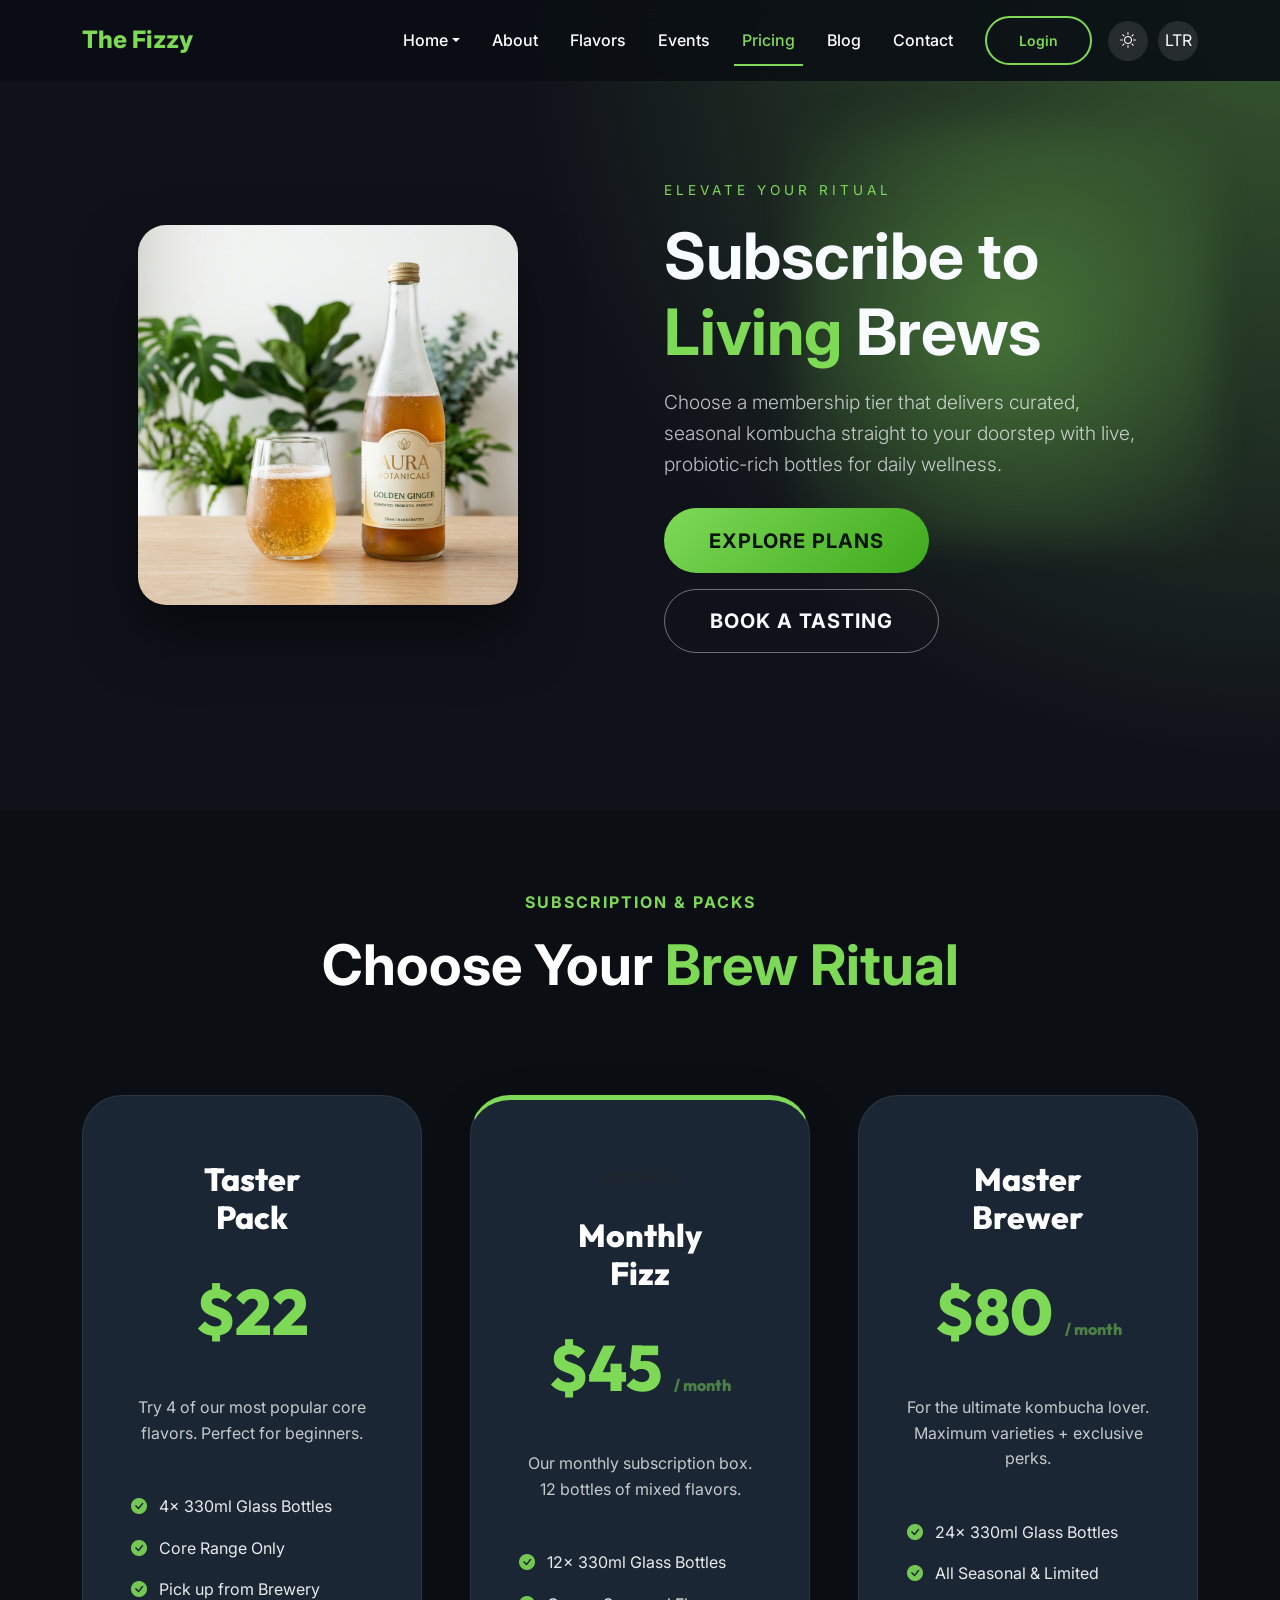
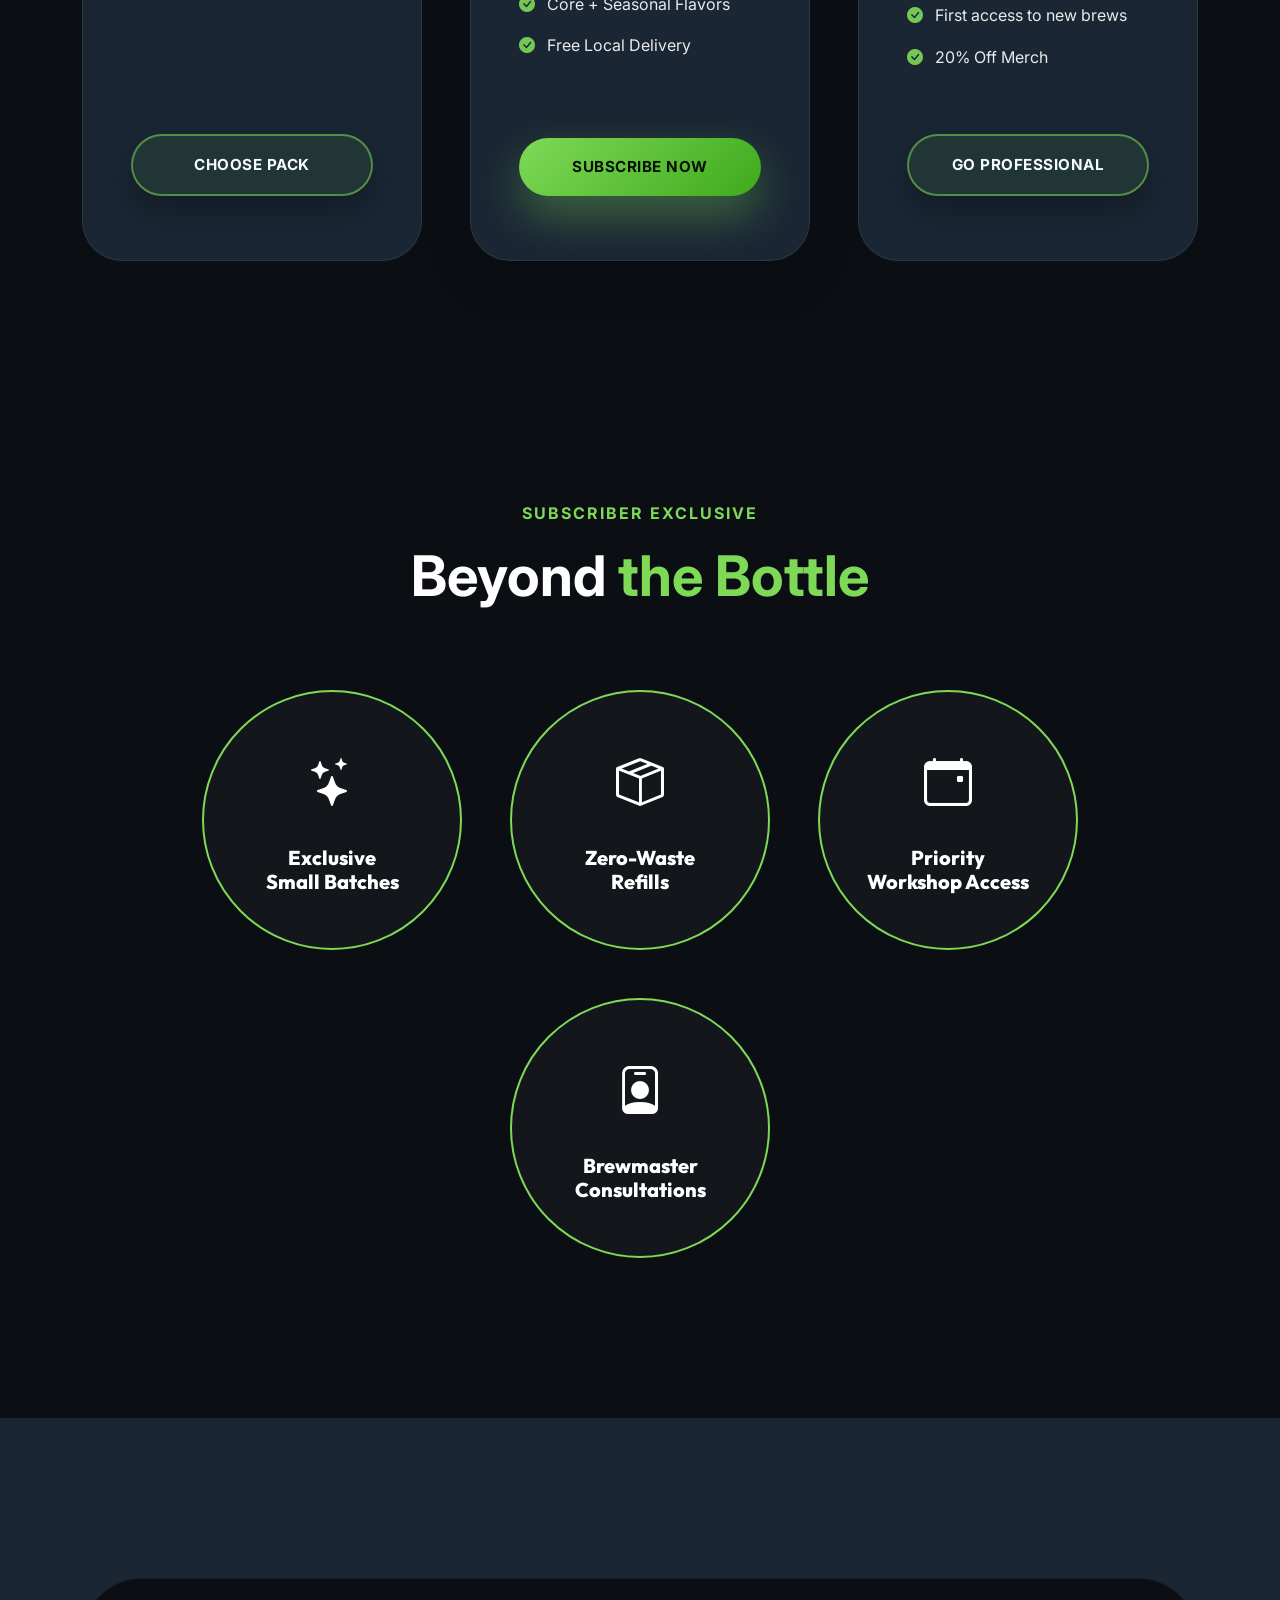
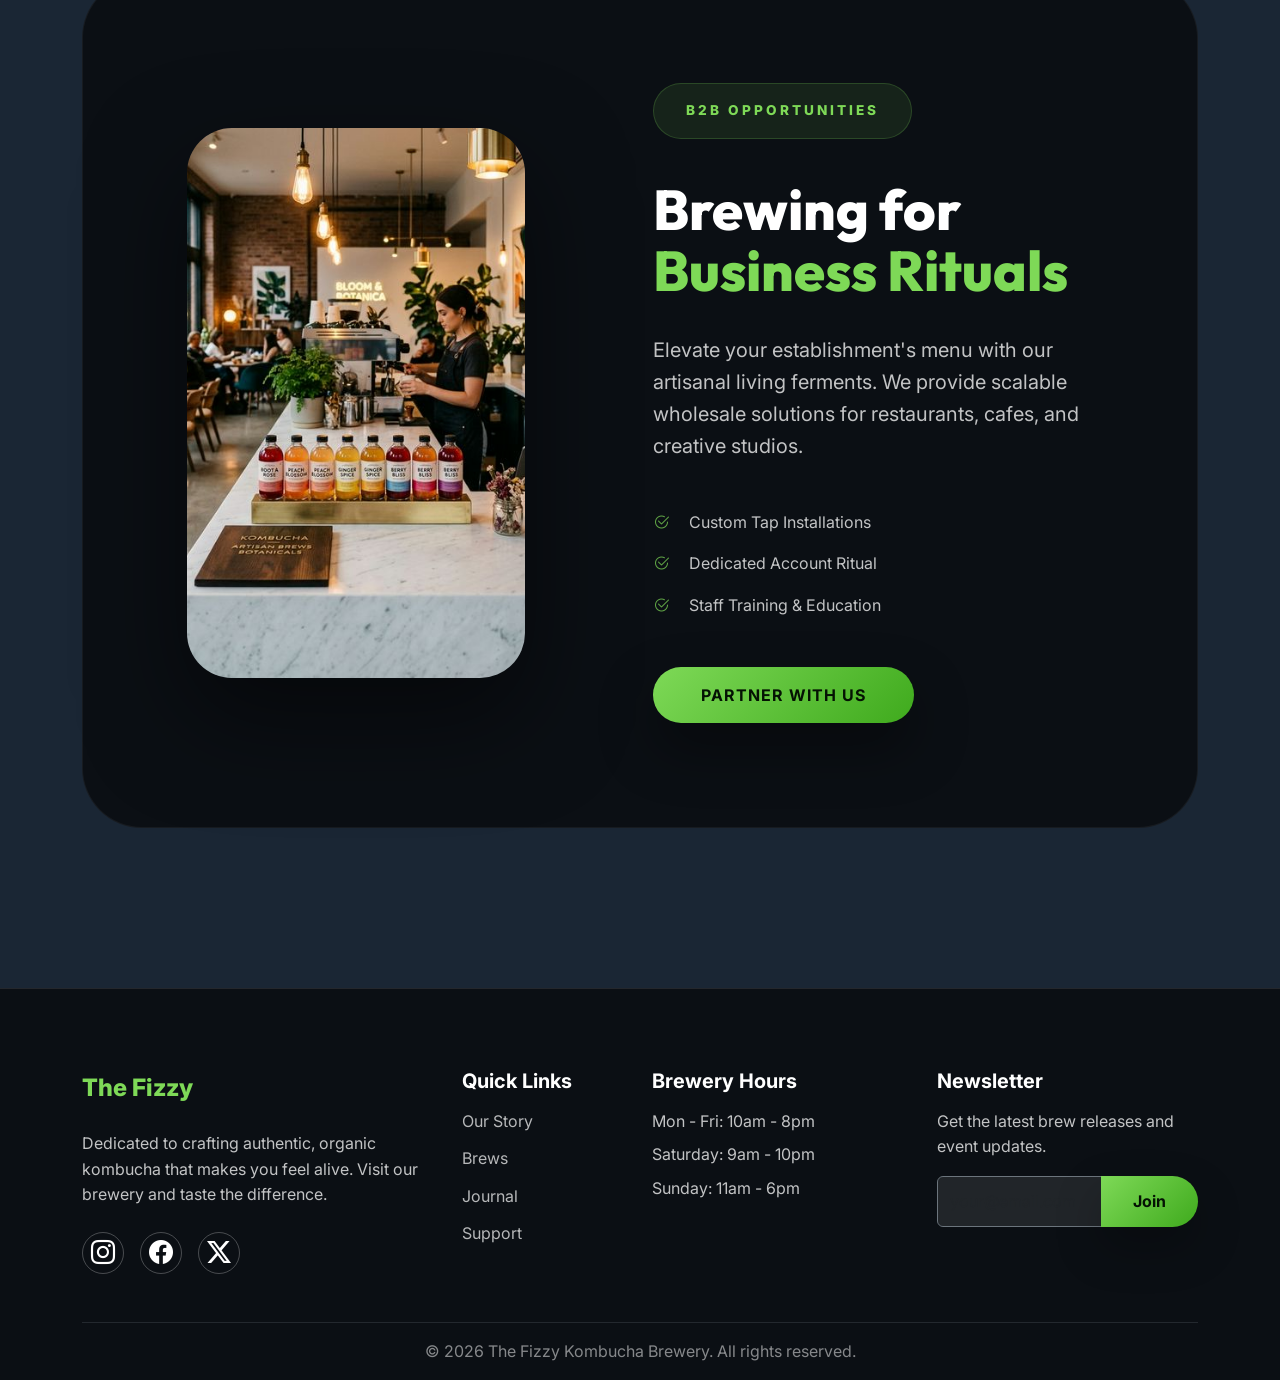
<file: pricing.html>
<!DOCTYPE html>
<html lang="en" dir="ltr" data-theme="dark">

<head>
    <meta charset="UTF-8">
    <meta name="viewport" content="width=device-width, initial-scale=1.0">
    <title>Pricing | The Fizzy</title>

    <!-- Fonts -->
    <link rel="preconnect" href="https://fonts.googleapis.com">
    <link
        href="https://fonts.googleapis.com/css2?family=Inter:wght@400;500;600;700&family=Outfit:wght@400;600;800&display=swap"
        rel="stylesheet">

    <!-- Icons -->
    <link rel="icon" type="image/png" href="assets/images/favicon.png">
    <link rel="stylesheet" href="https://cdn.jsdelivr.net/npm/bootstrap-icons@1.11.3/font/bootstrap-icons.min.css">

    <!-- Bootstrap CSS -->
    <link id="bootstrap-link" rel="stylesheet"
        href="https://cdn.jsdelivr.net/npm/bootstrap@5.3.3/dist/css/bootstrap.min.css">

    <!-- Custom CSS -->
    <link rel="stylesheet" href="assets/css/pricing-hero.css">
    <link rel="stylesheet" href="assets/css/style.css">
</head>

<body>

    <!-- Header (Consistent) -->
    <nav class="navbar navbar-expand-lg fixed-top">
        <div class="container">
            <a class="navbar-brand d-flex align-items-center" href="index.html">
                <span>The Fizzy</span>
            </a>

            <div class="d-flex align-items-center ms-auto">


                <button class="navbar-toggler border-0 shadow-none" type="button" data-bs-toggle="collapse"
                    data-bs-target="#navbarNav">
                    <span class="navbar-toggler-icon"></span>
                </button>
            </div>
            <div class="collapse navbar-collapse" id="navbarNav">
                <ul class="navbar-nav m-inline-start-auto">
                    <li class="nav-item dropdown">
                        <a class="nav-link dropdown-toggle" href="#" role="button" data-bs-toggle="dropdown">Home</a>
                        <ul class="dropdown-menu bg-dark border-secondary">
                            <li><a class="dropdown-item text-white" href="index.html">Home 1</a></li>
                            <li><a class="dropdown-item text-white" href="home-2.html">Home 2</a></li>
                        </ul>
                    </li>
                    <li class="nav-item"><a class="nav-link" href="about.html">About</a></li>
                    <li class="nav-item"><a class="nav-link" href="flavors.html">Flavors</a></li>
                    <li class="nav-item"><a class="nav-link" href="events.html">Events</a></li>
                    <li class="nav-item"><a class="nav-link active" href="pricing.html">Pricing</a></li>
                    <li class="nav-item"><a class="nav-link" href="blog.html">Blog</a></li>

                    <li class="nav-item"><a class="nav-link" href="contact.html">Contact</a></li>
                </ul>
                <div class="d-flex align-items-center mt-3 mt-lg-0 ms-lg-3">
                    <a href="login.html" class="btn btn-outline-accent btn-sm me-3">Login</a>
                    <div class="theme-controls d-flex">
                        <button id="theme-toggle" class="control-btn"><i class="bi bi-sun"></i></button>
                        <button id="rtl-toggle" class="control-btn"><span class="rtl-text">LTR</span></button>
                    </div>
                </div>
            </div>
        </div>
    </nav>

    <!-- Pricing Hero -->
    <section class="pricing-hero">
        <div class="pricing-hero-glow"></div>
        <div class="pricing-hero-grid">
            <div class="hero-visual">
                <img src="assets/images/pricing_hero_unique.png" alt="Premium Kombucha">
            </div>
            <div class="hero-copy">
                <span class="hero-tag">Elevate your ritual</span>
                <h1 class="display-3 fw-bold mb-3">Subscribe to <span class="text-accent">Living</span> Brews</h1>
                <p class="lead opacity-75">
                    Choose a membership tier that delivers curated, seasonal kombucha straight to your doorstep with
                    live, probiotic-rich bottles for daily wellness.
                </p>
                <div class="hero-cta">
                    <a href="#pricing-plans" class="btn btn-accent btn-lg">Explore Plans</a>
                    <a href="contact.html" class="btn btn-outline-light btn-lg">Book a Tasting</a>
                </div>
            </div>
        </div>
    </section>

    <!-- Pricing Section -->
    <section id="pricing-plans" class="section-padding">
        <div class="container overflow-visible">
            <div class="text-center mb-5 animate-on-scroll">
                <span class="text-accent fw-bold text-uppercase letter-spacing-2">Subscription & Packs</span>
                <h2 class="display-3 fw-bold mt-3">Choose Your <span class="text-accent">Brew Ritual</span></h2>
            </div>

            <div class="row g-5 align-items-stretch mt-5">
                <!-- Plan 1 -->
                <div class="col-lg-4 animate-on-scroll">
                    <div class="pricing-card">
                        <h4 class="mb-4">Taster <br> Pack</h4>
                        <div class="price">$22</div>
                        <p class="opacity-75 mb-5">Try 4 of our most popular core flavors. Perfect for beginners.</p>
                        <ul class="list-unstyled features-list">
                            <li><i class="bi bi-check-circle-fill text-accent"></i> 4x 330ml Glass Bottles</li>
                            <li><i class="bi bi-check-circle-fill text-accent"></i> Core Range Only</li>
                            <li><i class="bi bi-check-circle-fill text-accent"></i> Pick up from Brewery</li>
                        </ul>
                        <a href="contact.html" class="btn btn-outline-accent w-100 mt-auto">Choose Pack</a>
                    </div>
                </div>

                <!-- Plan 2 (Featured) -->
                <div class="col-lg-4 animate-on-scroll" style="animation-delay: 0.1s">
                    <div class="pricing-card featured-card shadow-lg">
                        <span class="badge bg-accent text-dark mb-4 py-2 px-3 fw-bold">BEST VALUE</span>
                        <h4 class="mb-4">Monthly <br> Fizz</h4>
                        <div class="price">$45 <small class="fs-6 opacity-50">/ month</small></div>
                        <p class="opacity-75 mb-5">Our monthly subscription box. 12 bottles of mixed flavors.</p>
                        <ul class="list-unstyled features-list">
                            <li><i class="bi bi-check-circle-fill text-accent"></i> 12x 330ml Glass Bottles</li>
                            <li><i class="bi bi-check-circle-fill text-accent"></i> Core + Seasonal Flavors</li>
                            <li><i class="bi bi-check-circle-fill text-accent"></i> Free Local Delivery</li>
                        </ul>
                        <a href="contact.html" class="btn btn-accent w-100 mt-auto">Subscribe Now</a>
                    </div>
                </div>

                <!-- Plan 3 -->
                <div class="col-lg-4 animate-on-scroll" style="animation-delay: 0.2s">
                    <div class="pricing-card">
                        <h4 class="mb-4">Master <br> Brewer</h4>
                        <div class="price">$80 <small class="fs-6 opacity-50">/ month</small></div>
                        <p class="opacity-75 mb-5">For the ultimate kombucha lover. Maximum varieties + exclusive perks.
                        </p>
                        <ul class="list-unstyled features-list">
                            <li><i class="bi bi-check-circle-fill text-accent"></i> 24x 330ml Glass Bottles</li>
                            <li><i class="bi bi-check-circle-fill text-accent"></i> All Seasonal & Limited</li>
                            <li><i class="bi bi-check-circle-fill text-accent"></i> First access to new brews</li>
                            <li><i class="bi bi-check-circle-fill text-accent"></i> 20% Off Merch</li>
                        </ul>
                        <a href="contact.html" class="btn btn-outline-accent w-100 mt-auto">Go Professional</a>
                    </div>
                </div>
            </div>
        </div>
    </section>

    <!-- Subscriber Perks Section -->
    <section class="perks-section">
        <div class="container text-center animate-on-scroll">
            <span class="text-accent fw-bold text-uppercase letter-spacing-2">Subscriber Exclusive</span>
            <h2 class="display-3 fw-bold mt-3">Beyond <span class="text-accent">the Bottle</span></h2>

            <div class="perk-circle-grid">
                <div class="perk-circle animate-on-scroll">
                    <i class="bi bi-stars"></i>
                    <span>Exclusive <br> Small Batches</span>
                </div>
                <div class="perk-circle animate-on-scroll" style="animation-delay: 0.1s">
                    <i class="bi bi-box-seam"></i>
                    <span>Zero-Waste <br> Refills</span>
                </div>
                <div class="perk-circle animate-on-scroll" style="animation-delay: 0.2s">
                    <i class="bi bi-calendar-event"></i>
                    <span>Priority <br> Workshop Access</span>
                </div>
                <div class="perk-circle animate-on-scroll" style="animation-delay: 0.3s">
                    <i class="bi bi-person-badge"></i>
                    <span>Brewmaster <br> Consultations</span>
                </div>
            </div>
        </div>
    </section>

    <!-- Wholesale Section -->
    <section class="wholesale-section">
        <div class="container animate-on-scroll">
            <div class="wholesale-banner">
                <div class="wholesale-img-container">
                    <img src="assets/images/wholesale_partner.png" alt="Wholesale Partnership" class="wholesale-img">
                </div>
                <div class="wholesale-content">
                    <span class="wholesale-badge">B2B Opportunities</span>
                    <h2>Brewing for <br> <span class="text-accent">Business Rituals</span></h2>
                    <p class="fs-5 opacity-75 mb-5">Elevate your establishment's menu with our artisanal living
                        ferments.
                        We provide scalable wholesale solutions for restaurants, cafes, and creative studios.</p>
                    <ul class="list-unstyled mb-5 opacity-75">
                        <li class="mb-3"><i class="bi bi-check2-circle text-accent me-3"></i> Custom Tap Installations
                        </li>
                        <li class="mb-3"><i class="bi bi-check2-circle text-accent me-3"></i> Dedicated Account Ritual
                        </li>
                        <li class="mb-3"><i class="bi bi-check2-circle text-accent me-3"></i> Staff Training & Education
                        </li>
                    </ul>
                    <a href="contact.html" class="btn btn-accent btn-lg px-5">Partner With Us</a>
                </div>
            </div>
        </div>
    </section>

    <!-- Footer -->
    <footer>
        <div class="container">
            <div class="row g-4">
                <div class="col-lg-4">
                    <a class="navbar-brand d-inline-flex align-items-center mb-4" href="index.html">
                        <span>The Fizzy</span>
                    </a>
                    <p class="opacity-75 mb-4">Dedicated to crafting authentic, organic kombucha that makes you feel
                        alive. Visit our brewery and taste the difference.</p>
                    <div class="social-links d-flex gap-3">
                        <a href="#"><i class="bi bi-instagram fs-4"></i></a>
                        <a href="#"><i class="bi bi-facebook fs-4"></i></a>
                        <a href="#"><i class="bi bi-twitter-x fs-4"></i></a>
                    </div>
                </div>
                <div class="col-lg-2">
                    <h5>Quick Links</h5>
                    <ul class="list-unstyled mt-3">
                        <li><a href="about.html" class="footer-link">Our Story</a></li>
                        <li><a href="flavors.html" class="footer-link">Brews</a></li>
                        <li><a href="blog.html" class="footer-link">Journal</a></li>
                        <li><a href="contact.html" class="footer-link">Support</a></li>
                    </ul>
                </div>
                <div class="col-lg-3">
                    <h5>Brewery Hours</h5>
                    <ul class="list-unstyled mt-3 opacity-75">
                        <li class="mb-2">Mon - Fri: 10am - 8pm</li>
                        <li class="mb-2">Saturday: 9am - 10pm</li>
                        <li class="mb-2">Sunday: 11am - 6pm</li>
                    </ul>
                </div>
                <div class="col-lg-3">
                    <h5>Newsletter</h5>
                    <p class="opacity-75 mt-3">Get the latest brew releases and event updates.</p>
                    <form class="mt-3">
                        <div class="input-group">
                            <input type="email" class="form-control bg-dark border-secondary text-white"
                                placeholder="your@email.com">
                            <button class="btn btn-accent">Join</button>
                        </div>
                    </form>
                </div>
            </div>
            <hr class="mt-5 border-secondary">
            <div class="text-center mt-3 opacity-50">
                <p>&copy; 2026 The Fizzy Kombucha Brewery. All rights reserved.</p>
            </div>
        </div>
    </footer>

    <!-- Bootstrap JS -->
    <script src="https://cdn.jsdelivr.net/npm/bootstrap@5.3.3/dist/js/bootstrap.bundle.min.js"></script>
    <script src="assets/js/main.js"></script>
</body>

</html>
</file>
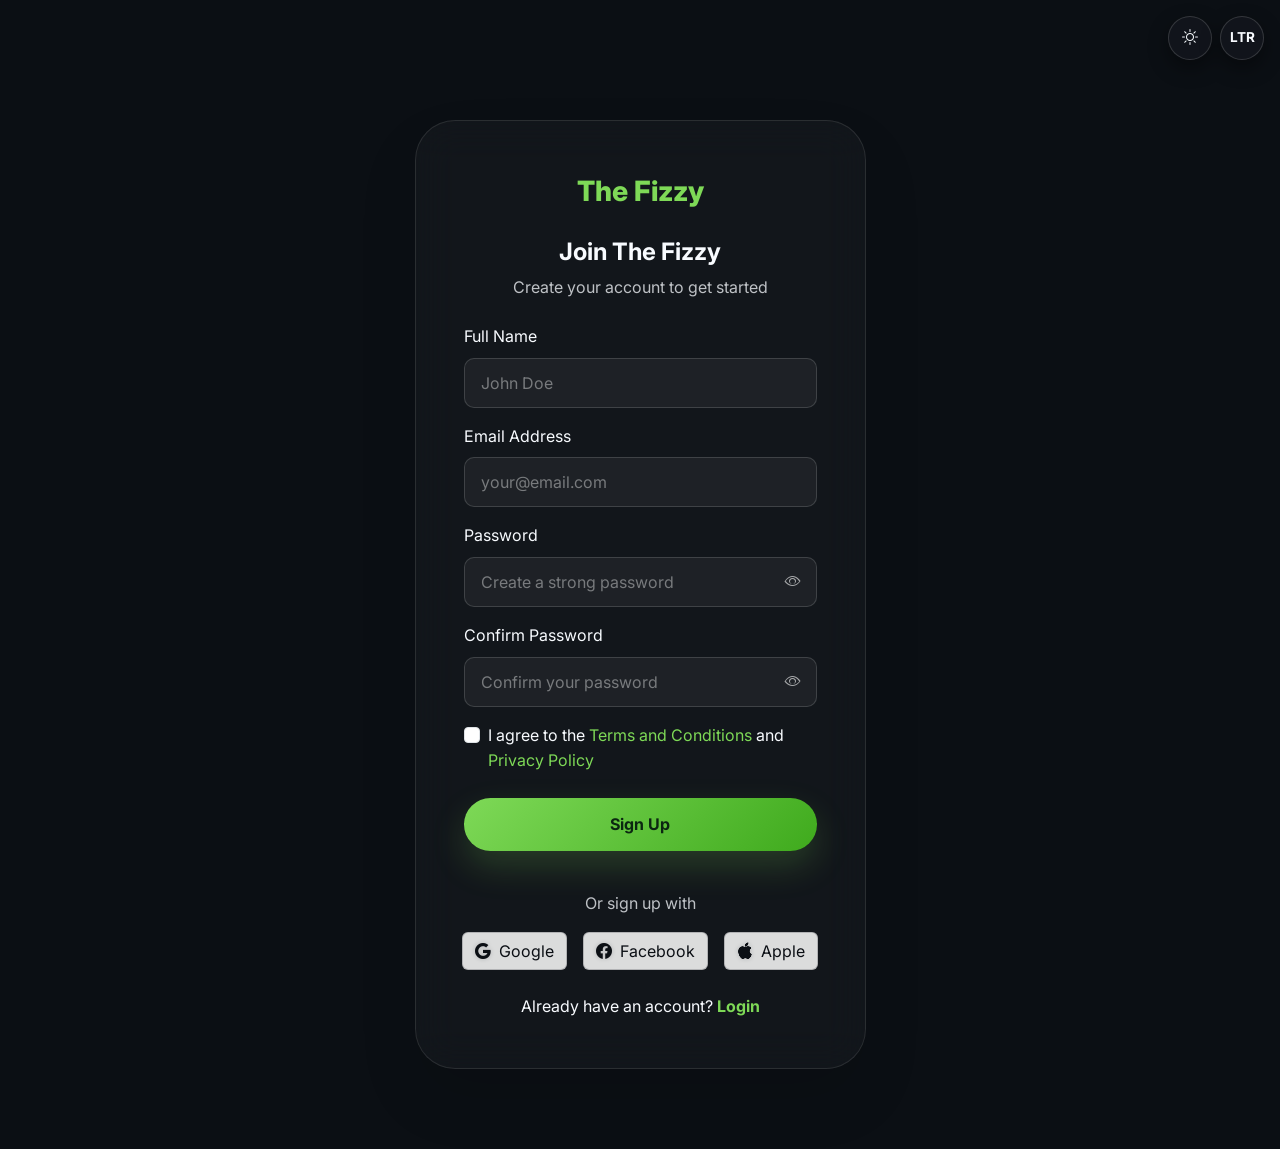
<file: signup.html>
<!DOCTYPE html>
<html lang="en" dir="ltr" data-theme="dark">

<head>
    <meta charset="UTF-8">
    <meta name="viewport" content="width=device-width, initial-scale=1.0">
    <title>Sign Up | The Fizzy</title>
    <meta name="description" content="Sign up for The Fizzy - Premium Kombucha Brewery">
    <!-- Fonts -->
    <link rel="preconnect" href="https://fonts.googleapis.com">
    <link rel="preconnect" href="https://fonts.gstatic.com" crossorigin>
    <link
        href="https://fonts.googleapis.com/css2?family=Inter:wght@400;500;600;700&family=Outfit:wght@400;600;800&display=swap"
        rel="stylesheet">

    <!-- Icons -->
    <link rel="icon" type="image/png" href="assets/images/favicon.png">
    <link rel="stylesheet" href="https://cdn.jsdelivr.net/npm/bootstrap-icons@1.11.3/font/bootstrap-icons.min.css">

    <!-- Bootstrap CSS -->
    <link id="bootstrap-link" rel="stylesheet"
        href="https://cdn.jsdelivr.net/npm/bootstrap@5.3.3/dist/css/bootstrap.min.css">

    <!-- Custom CSS -->
    <link rel="stylesheet" href="assets/css/style.css">
</head>

<body>

    <div class="auth-controls">
        <button id="theme-toggle" class="control-btn" title="Toggle Dark/Light Mode"><i class="bi bi-sun"></i></button>
        <button id="rtl-toggle" class="control-btn" title="Toggle LTR/RTL"><span class="rtl-text">LTR</span></button>
    </div>

    <!-- Sign Up Section -->
    <section class="section-padding" style="padding-top: 120px;">
        <div class="container">
            <div class="row justify-content-center">
                <div class="col-lg-5 col-md-7">
                    <div class="glass-card auth-card text-center">
                        <!-- Logo and Brand -->
                        <div class="mb-4">
                            <a href="index.html"
                                class="navbar-brand d-inline-flex align-items-center justify-content-center">

                                <span class="fs-3">The Fizzy</span>
                            </a>
                        </div>

                        <h2 class="mb-2">Join The Fizzy</h2>
                        <p class="opacity-75 mb-4">Create your account to get started</p>

                        <!-- Sign Up Form -->
                        <form class="text-start mb-4">
                            <div class="mb-3">
                                <label for="fullName" class="form-label">Full Name</label>
                                <input type="text" class="form-control" id="fullName" placeholder="John Doe" required>
                            </div>
                            <div class="mb-3">
                                <label for="email" class="form-label">Email Address</label>
                                <input type="email" class="form-control" id="email" placeholder="your@email.com"
                                    required>
                            </div>
                            <div class="mb-3">
                                <label for="password" class="form-label">Password</label>
                                <div class="password-field-container">
                                    <input type="password" class="form-control" id="password"
                                        placeholder="Create a strong password" required>
                                    <span class="password-toggle" onclick="togglePassword('password', this)">
                                        <i class="bi bi-eye"></i>
                                    </span>
                                </div>
                            </div>
                            <div class="mb-3">
                                <label for="confirmPassword" class="form-label">Confirm Password</label>
                                <div class="password-field-container">
                                    <input type="password" class="form-control" id="confirmPassword"
                                        placeholder="Confirm your password" required>
                                    <span class="password-toggle" onclick="togglePassword('confirmPassword', this)">
                                        <i class="bi bi-eye"></i>
                                    </span>
                                </div>
                            </div>

                            <!-- Terms and Conditions -->
                            <div class="mb-4">
                                <div class="form-check">
                                    <input class="form-check-input" type="checkbox" id="terms" required>
                                    <label class="form-check-label" for="terms">
                                        I agree to the <a href="#" class="text-accent text-decoration-none">Terms and
                                            Conditions</a>
                                        and <a href="#" class="text-accent text-decoration-none">Privacy Policy</a>
                                    </label>
                                </div>
                            </div>

                            <button type="submit" class="btn btn-accent w-100 mb-3">Sign Up</button>
                        </form>

                        <!-- Social Sign Up -->
                        <div class="mb-4">
                            <p class="opacity-75 mb-3">Or sign up with</p>
                            <div class="d-flex gap-3 justify-content-center">
                                <button class="btn btn-outline-light flex-fill">
                                    <i class="bi bi-google me-2"></i>Google
                                </button>
                                <button class="btn btn-outline-light flex-fill">
                                    <i class="bi bi-facebook me-2"></i>Facebook
                                </button>
                                <button class="btn btn-outline-light flex-fill">
                                    <i class="bi bi-apple me-2"></i>Apple
                                </button>
                            </div>
                        </div>

                        <!-- Login Link -->
                        <p class="mb-0">
                            Already have an account?
                            <a href="login.html" class="text-accent text-decoration-none fw-bold">Login</a>
                        </p>
                    </div>
                </div>
            </div>
        </div>
    </section>

    <!-- Bootstrap JS + Popper JS Bundle -->
    <script src="https://cdn.jsdelivr.net/npm/bootstrap@5.3.3/dist/js/bootstrap.bundle.min.js"></script>
    <script src="assets/js/main.js"></script>
</body>

</html>
</file>
<file: assets/css/style.css>
:root {
    --primary-color: #0b0f14;
    --secondary-color: #1a2634;
    --accent-color: #7ed957;
    --text-color: #ffffff;
    --light-bg: #f8f9fa;
    --dark-bg: #0b0f14;
    --transition: all 0.3s ease-in-out;
    --glass-color: 255, 255, 255;
    --glass-border: 255, 255, 255;
}

[data-theme="light"] {
    --primary-color: #ffffff;
    --secondary-color: #f8f9fa;
    --accent-color: #7ed957;
    --text-color: #0b0f14;
    --dark-bg: #ffffff;
    --light-bg: #0b0f14;
    --glass-color: 0, 0, 0;
    --glass-border: 0, 0, 0;
}

/* Light Theme Navbar Fixes */
[data-theme="light"] .navbar {
    background-color: var(--primary-color) !important;
    box-shadow: 0 2px 10px rgba(0, 0, 0, 0.1);
}

[data-theme="light"] .nav-link {
    color: var(--text-color) !important;
}

[data-theme="light"] .nav-link:hover,
[data-theme="light"] .nav-link.active {
    color: var(--accent-color) !important;
}

[data-theme="light"] .navbar-brand {
    color: var(--accent-color) !important;
}

[data-theme="light"] .navbar-brand span {
    color: var(--text-color) !important;
}

/* Light Theme Control Button Fixes */
[data-theme="light"] .control-btn {
    background: rgba(0, 0, 0, 0.1) !important;
    color: var(--text-color) !important;
    border: 1px solid rgba(0, 0, 0, 0.2);
}

[data-theme="light"] .control-btn:hover {
    background: var(--accent-color) !important;
    color: var(--primary-color) !important;
}

/* Global Reset & Basic Styling */
* {
    margin: 0;
    padding: 0;
    box-sizing: border-box;
}

body {
    font-family: 'Inter', 'Outfit', sans-serif;
    color: var(--text-color);
    background-color: var(--dark-bg);
    overflow-x: hidden;
    line-height: 1.6;
}

a {
    transition: var(--transition);
    text-decoration: none;
    color: inherit;
}

h1,
h2,
h3,
h4,
h5,
h6 {
    font-weight: 700;
    line-height: 1.2;
}

/* Keep h2 size consistent across all pages/components */
h2 {
    font-size: clamp(2.2rem, 5vw, 3.5rem) !important;
}

/* Logical Properties for RTL Support */
.section-padding {
    padding-block: 5rem;
}

.m-inline-start-auto {
    margin-inline-start: auto;
}

/* Custom Navbar */
.navbar {
    background-color: var(--primary-color);
    backdrop-filter: blur(10px);
    transition: var(--transition);
    padding: 1rem 0;
}

[data-theme="dark"] .navbar-toggler-icon {
    background-image: url("data:image/svg+xml,%3csvg xmlns='http://www.w3.org/2000/svg' viewBox='0 0 30 30'%3e%3cpath stroke='rgba(255,255,255,0.95)' stroke-linecap='round' stroke-miterlimit='10' stroke-width='2' d='M4 7h22M4 15h22M4 23h22'/%3e%3c/svg%3e");
}

.navbar-brand {
    font-size: 1.5rem;
    font-weight: 800;
    color: var(--accent-color) !important;
}

.nav-link {
    color: var(--text-color) !important;
    font-weight: 500;
    margin-inline: 0.5rem;
    position: relative;
}

.nav-link:hover,
.nav-link.active {
    color: var(--accent-color) !important;
}

.nav-link:not(.dropdown-toggle)::after {
    content: '';
    position: absolute;
    width: 0;
    height: 2px;
    bottom: -5px;
    inset-inline-start: 0;
    background-color: var(--accent-color);
    transition: var(--transition);
}

.nav-link:not(.dropdown-toggle):hover::after,
.nav-link:not(.dropdown-toggle).active::after {
    width: 100%;
}

/* Center Navbar Dropdowns on Desktop */
@media (min-width: 992px) {
    .navbar-nav .dropdown-menu {
        left: 50% !important;
        right: auto !important;
        transform: translateX(-50%) !important;
    }
}

/* Dark theme dropdown visibility */
[data-theme="dark"] .dropdown-menu {
    background-color: var(--primary-color) !important;
    border-color: rgba(255, 255, 255, 0.14) !important;
}

[data-theme="dark"] .dropdown-menu .dropdown-item {
    color: var(--text-color) !important;
}

[data-theme="dark"] .dropdown-menu .dropdown-item:hover,
[data-theme="dark"] .dropdown-menu .dropdown-item:focus {
    background-color: rgba(126, 217, 87, 0.16) !important;
    color: var(--text-color) !important;
}

[data-theme="dark"] .dropdown-menu .dropdown-item.active,
[data-theme="dark"] .dropdown-menu .dropdown-item:active {
    background-color: var(--accent-color) !important;
    color: var(--primary-color) !important;
}

/* Light theme dropdown visibility */
[data-theme="light"] .dropdown-menu {
    background-color: var(--primary-color) !important;
    border-color: rgba(0, 0, 0, 0.12) !important;
}

[data-theme="light"] .dropdown-menu .dropdown-item {
    color: var(--text-color) !important;
}

[data-theme="light"] .dropdown-menu .dropdown-item:hover,
[data-theme="light"] .dropdown-menu .dropdown-item:focus {
    background-color: rgba(126, 217, 87, 0.2) !important;
    color: var(--text-color) !important;
}

[data-theme="light"] .dropdown-menu .dropdown-item.active,
[data-theme="light"] .dropdown-menu .dropdown-item:active {
    background-color: var(--accent-color) !important;
    color: var(--primary-color) !important;
}

/* Buttons */
.btn-accent {
    background: linear-gradient(135deg, #7ed957 0%, #3faa1d 100%);
    color: #0b2611;
    border: none;
    transition: var(--transition);
    font-weight: 700;
}

.btn-accent:hover {
    background-color: var(--text-color);
    color: var(--primary-color);
    transform: translateY(-3px);
    box-shadow: 0 10px 20px rgba(126, 217, 87, 0.2);
}

footer .btn-accent {
    background: linear-gradient(135deg, #7ed957 0%, #3faa1d 100%);
    color: #041203;
    padding: 0.85rem 2rem;
    border-radius: 999px;
    box-shadow: 0 20px 45px rgba(0, 0, 0, 0.25);
    transition: var(--transition);
    border: none;
}

[data-theme="dark"] footer .btn-accent {
    color: #041203;
    text-shadow: none;
}

.btn-outline-accent {
    border: 2px solid var(--accent-color);
    color: var(--accent-color);
    border-radius: 50px;
    padding: 0.75rem 2rem;
    font-weight: 600;
    background: transparent;
    transition: var(--transition);
}

.btn-outline-accent:hover {
    background-color: var(--accent-color);
    color: var(--primary-color);
}

/* Premium Utilities */
.glass-card {
    background: rgba(var(--glass-color), 0.03);
    backdrop-filter: blur(15px);
    -webkit-backdrop-filter: blur(15px);
    border: 1px solid rgba(var(--glass-border), 0.1);
    border-radius: 20px;
    transition: var(--transition);
}

.glass-card:hover {
    background: rgba(var(--glass-color), 0.06);
    border-color: rgba(var(--glass-border), 0.2);
}

.auth-card {
    background: rgba(18, 22, 28, 0.85);
    border: 1px solid rgba(255, 255, 255, 0.1);
    box-shadow: 0 25px 60px rgba(0, 0, 0, 0.4);
    color: #f8fbff;
}

.auth-card h2 {
    font-size: 1.5rem !important;
}

[data-theme="light"] .auth-card {
    background: #ffffff;
    border: 1px solid rgba(11, 15, 20, 0.08);
    box-shadow: 0 20px 45px rgba(0, 0, 0, 0.06);
    color: #0b0f14;
}

.auth-card .form-control {
    background: rgba(255, 255, 255, 0.05);
    border: 1px solid rgba(255, 255, 255, 0.15);
    color: #ffffff;
    padding: 0.75rem 1rem;
    border-radius: 10px;
}

.auth-card .form-control:focus {
    background: rgba(255, 255, 255, 0.08);
    border-color: var(--accent-color);
    box-shadow: none;
    color: #ffffff;
}

.auth-card .form-control::placeholder {
    color: rgba(255, 255, 255, 0.4);
}

[data-theme="light"] .auth-card .form-control {
    background: #f1f3f5;
    border-color: #dee2e6;
    color: #0b0f14;
}

[data-theme="light"] .auth-card .form-control:focus {
    background: #ffffff;
    border-color: var(--accent-color);
    color: #0b0f14;
}

[data-theme="light"] .auth-card .form-control::placeholder {
    color: rgba(11, 15, 20, 0.4);
}

.auth-card h2,
.auth-card p,
.auth-card .form-label,
.auth-card .form-check-label {
    color: inherit;
}

.auth-card a {
    transition: color var(--transition), text-shadow var(--transition);
}

.auth-card a.text-accent:hover {
    color: #2e9b39;
    text-shadow: 0 0 5px rgba(46, 155, 57, 0.4);
}

.auth-card a.text-accent:hover {
    background-color: rgba(126, 217, 87, 0.12);
    padding: 0 0.25rem;
    border-radius: 0.25rem;
}

.auth-card .btn-outline-light {
    color: #0b0f14;
    border-color: rgba(11, 15, 20, 0.2);
    background-color: rgba(255, 255, 255, 0.85);
    display: inline-flex;
    align-items: center;
    justify-content: center;
}

.auth-card .btn-outline-light .bi {
    color: inherit;
    filter: drop-shadow(0 0 2px rgba(11, 15, 20, 0.2));
}

@media (max-width: 991px) {
    .auth-card .d-flex.gap-3.justify-content-center {
        gap: 0.75rem !important;
    }

    .auth-card .btn-outline-light {
        flex-direction: column;
        padding: 0.8rem 0.5rem;
        font-size: 0.85rem;
        min-height: 70px;
    }

    .auth-card .btn-outline-light .bi {
        margin-right: 0 !important;
        margin-bottom: 0.25rem;
        font-size: 1.25rem;
        display: block;
    }
}

/* Password Toggle Style */
.password-field-container {
    position: relative;
}

.password-toggle {
    position: absolute;
    top: 50%;
    right: 1rem;
    transform: translateY(-50%);
    cursor: pointer;
    color: var(--text-color);
    opacity: 0.6;
    transition: var(--transition);
    z-index: 10;
}

.password-toggle:hover {
    opacity: 1;
    color: var(--accent-color);
}

[data-theme="light"] .password-toggle {
    color: #0b0f14;
}

/* End Auth-Card Theme Overrides */

@media (max-width: 576px) {

    .auth-card .form-check,
    .auth-card .form-check-label {
        width: 100%;
        text-align: left;
    }

    .auth-card .d-flex.justify-content-between {
        flex-direction: column;
        gap: 0.5rem;
        align-items: flex-start;
    }

    .auth-card .d-flex.justify-content-between a {
        display: block;
        width: 100%;
        align-self: flex-start;
        text-align: left;
    }
}

.auth-card .btn-accent {
    background: linear-gradient(135deg, #7ed957 0%, #3faa1d 100%);
    color: #0b2611 !important;
    border: none;
    border-radius: 999px;
    padding: 0.9rem 1rem;
    font-weight: 700;
    transition: var(--transition);
    box-shadow: 0 15px 35px rgba(126, 217, 87, 0.2);
}

.auth-card .btn-accent:hover {
    transform: translateY(-3px);
    box-shadow: 0 20px 45px rgba(126, 217, 87, 0.35);
    filter: brightness(1.1);
}

.auth-card .btn-outline-light:hover {
    background: #7ed957 !important;
    border-color: #7ed957 !important;
    color: #0b2611 !important;
    transform: translateY(-3px);
    box-shadow: 0 12px 25px rgba(126, 217, 87, 0.3);
}

[data-theme="light"] .auth-card .btn-outline-light {
    border-color: #dee2e6;
    color: #212529;
}

.auth-controls {
    position: fixed;
    top: 1rem;
    right: 1rem;
    z-index: 1100;
    display: flex;
    gap: 0.5rem;
}

.auth-controls .control-btn {
    width: 44px;
    height: 44px;
    border-radius: 50%;
    background: rgba(255, 255, 255, 0.9);
    border: 1px solid rgba(11, 15, 20, 0.1);
    color: #0b0f14;
    display: flex;
    align-items: center;
    justify-content: center;
    transition: all 0.3s cubic-bezier(0.175, 0.885, 0.32, 1.275);
    font-weight: 800;
    box-shadow: 0 5px 15px rgba(0, 0, 0, 0.1);
}

.auth-controls .control-btn:hover {
    background: var(--accent-color, #7ed957);
    color: #0b2611;
    border-color: #7ed957;
    transform: scale(1.15) rotate(5deg);
    box-shadow: 0 8px 25px rgba(126, 217, 87, 0.4);
}

[data-theme="dark"] .auth-controls .control-btn {
    background: rgba(18, 22, 28, 0.9);
    border-color: rgba(255, 255, 255, 0.15);
    color: #f8fbff;
    box-shadow: 0 8px 20px rgba(0, 0, 0, 0.4);
}

[data-theme="dark"] .auth-controls .control-btn:hover {
    background: var(--accent-color, #7ed957);
    color: #0b2611;
}

.auth-controls .rtl-text {
    font-size: 0.85rem;
    font-weight: 700;
}

@media (max-width: 768px) {
    .auth-controls {
        top: 1rem;
        bottom: auto;
    }
}

.section-padding.bg-darker .glass-card {
    background: rgba(8, 11, 14, 0.85);
    border-color: rgba(255, 255, 255, 0.15);
}

.section-padding.bg-darker .glass-card h4,
.section-padding.bg-darker .glass-card .text-accent,
.section-padding.bg-darker .glass-card p,
.section-padding.bg-darker .glass-card span {
    color: #f5fbff;
    text-shadow: 0 5px 18px rgba(0, 0, 0, 0.35);
}

.section-padding.bg-darker .glass-card p {
    opacity: 0.95;
}

.section-padding.bg-darker .glass-card .btn-accent {
    color: #0b2611;
    text-shadow: none;
}

.section-padding.bg-darker .glass-card.border-accent {
    background: rgba(7, 10, 13, 0.95);
    border-color: rgba(126, 217, 87, 0.4);
    box-shadow: 0 25px 50px rgba(0, 0, 0, 0.55);
}

.section-padding.bg-darker .glass-card.border-accent h2 {
    color: #f8fbff;
    text-shadow: 0 6px 20px rgba(0, 0, 0, 0.4);
}

.section-padding.bg-darker .glass-card.border-accent p {
    color: rgba(255, 255, 255, 0.9);
    opacity: 1;
}

.section-padding.bg-darker .glass-card.border-accent .btn-accent {
    background: linear-gradient(135deg, #7ed957 0%, #3faa1d 100%);
    color: #041203;
    border: none;
    box-shadow: 0 15px 35px rgba(126, 217, 87, 0.35);
}

.section-padding.bg-dark .glass-card {
    background: rgba(7, 10, 13, 0.9);
    border-color: rgba(255, 255, 255, 0.3);
    box-shadow: 0 30px 65px rgba(0, 0, 0, 0.45);
    color: #f7fbff;
}

.section-padding.bg-dark .glass-card h2,
.section-padding.bg-dark .glass-card h3,
.section-padding.bg-dark .glass-card p,
.section-padding.bg-dark .glass-card .small,
.section-padding.bg-dark .glass-card .premium-tag {
    color: #f7fbff;
    text-shadow: 0 5px 18px rgba(0, 0, 0, 0.35);
}

.section-padding.bg-dark .glass-card .btn-accent {
    background: linear-gradient(135deg, #7ed957 0%, #3faa1d 100%);
    color: #041203;
    border: none;
    box-shadow: 0 15px 35px rgba(126, 217, 87, 0.35);
}

.hover-lift {
    transition: var(--transition);
}

.hover-lift:hover {
    transform: translateY(-8px);
    box-shadow: 0 15px 35px rgba(0, 0, 0, 0.3);
}

.text-accent {
    color: var(--accent-color) !important;
}

.text-glow {
    text-shadow: 0 0 15px rgba(126, 217, 87, 0.5);
}

.letter-spacing-2 {
    letter-spacing: 2px;
}

.max-width-700 {
    max-width: 700px;
}

.max-width-600 {
    max-width: 600px;
}

/* Flavors Hero */
.flavors-hero {
    padding: 120px 0;
    background: radial-gradient(circle at 20% -10%, rgba(126, 217, 87, 0.25), transparent 50%),
        radial-gradient(circle at 90% 20%, rgba(255, 255, 255, 0.08), transparent 50%),
        #050b10;
}

.flavors-hero-grid {
    display: flex;
    align-items: center;
    justify-content: space-between;
    gap: 3rem;
    flex-wrap: wrap;
}

.flavors-hero-copy {
    flex: 1;
    min-width: 280px;
}

.hero-kicker {
    display: inline-flex;
    letter-spacing: 4px;
    text-transform: uppercase;
    color: #7ed957;
    font-weight: 700;
    margin-bottom: 0.75rem;
}

.hero-lead {
    font-size: 1.2rem;
    line-height: 1.6;
    max-width: 520px;
}

.hero-actions {
    margin-top: 2rem;
    display: flex;
    gap: 1rem;
    flex-wrap: wrap;
}

.flavors-hero .hero-actions .btn {
    min-width: 220px;
    display: inline-flex;
    align-items: center;
    justify-content: center;
}

.flavors-hero,
.flavors-hero h1,
.flavors-hero p,
.flavors-hero .hero-kicker {
    color: var(--text-color);
}

.flavors-hero .hero-actions .btn-accent {
    background-color: #7ed957;
    border-color: #3faa1d;
    color: #0b0f14;
}

.flavors-hero .hero-actions .btn-outline-light {
    border-color: #ffffff;
    color: #ffffff;
}

.flavors-hero .hero-actions .btn-outline-light:hover {
    background-color: #ffffff;
    color: #0b0f14;
}

/* Light theme override for Flavors Hero */
[data-theme="light"] .flavors-hero {
    background: radial-gradient(circle at 50% 10%, rgba(126, 217, 87, 0.35), transparent 55%),
        #f4f7f5;
}

[data-theme="light"] .flavors-hero .hero-kicker {
    color: #3faa1d;
}

[data-theme="light"] .flavors-hero .hero-actions .btn-accent {
    background-color: #7ed957;
    border-color: #3faa1d;
    color: #0b0f14;
}

[data-theme="light"] .flavors-hero .hero-actions .btn-outline-light {
    border-color: #0b0f14;
    color: #0b0f14;
}

[data-theme="light"] .flavors-hero .hero-actions .btn-outline-light:hover {
    background-color: #0b0f14;
    color: #ffffff;
}

.flavors-hero,
.flavors-hero-cop .flavors-hero-image {
    position: relative;
    flex: 1;
    min-width: 280px;
    display: flex;
    justify-content: center;
}

.hero-bottle {
    width: 100%;
    max-width: 420px;
    border-radius: 32px;
    object-fit: cover;
    box-shadow: 0 30px 60px rgba(0, 0, 0, 0.6);
    animation: floatBottle 7s ease-in-out infinite;
}

.hero-orb {
    position: absolute;
    width: 140px;
    height: 140px;
    border-radius: 50%;
    background: rgba(126, 217, 87, 0.4);
    filter: blur(6px);
    animation: pulseOrb 6s ease-in-out infinite;
    z-index: 0;
}

.orb-one {
    top: -40px;
    right: 10%;
}

.orb-two {
    bottom: -30px;
    left: 5%;
    animation-delay: 1.5s;
}

@keyframes floatBottle {
    0% {
        transform: translateY(0);
    }

    50% {
        transform: translateY(-25px);
    }

    100% {
        transform: translateY(0);
    }
}

@keyframes pulseOrb {
    0% {
        transform: scale(0.8);
        opacity: 0.5;
    }

    50% {
        transform: scale(1.2);
        opacity: 0.9;
    }

    100% {
        transform: scale(0.8);
        opacity: 0.5;
    }
}

@media (max-width: 991px) {
    .flavors-hero-grid {
        flex-direction: column;
    }

    .hero-actions {
        justify-content: center;
    }
}

#blog-articles .row {
    justify-content: center;
}

.blog-card-link {
    display: inline-flex;
    margin: 0 auto;
    font-weight: 700;
    letter-spacing: 0.5px;
    transition: color 0.3s ease, transform 0.3s ease;
}

.blog-card-link:hover {
    color: #0b0f14;
    transform: translateY(-2px);
    text-decoration: underline;
}

.bg-darker {
    background-color: #06090c;
}

/* Brighter section backgrounds in light mode */
[data-theme="light"] .bg-darker,
[data-theme="light"] .bg-dark {
    background-color: #f4fbf4 !important;
}

/* Flavors page: keep Classics card badge text readable in light theme */
[data-theme="light"] #ginger-ritual .badge.bg-dark,
[data-theme="light"] #wild-berry-bloom .badge.bg-dark,
[data-theme="light"] #emerald-mint .badge.bg-dark {
    background-color: #1f252b !important;
    color: #f5f8fb !important;
    border-color: #3c4650 !important;
}

[data-theme="light"] #wild-berry-bloom .badge.bg-accent {
    background-color: var(--accent-color) !important;
    color: #112a0d !important;
}

/* Contact page: improve Get in Touch contrast in light theme */
[data-theme="light"] #contact-section .col-lg-5>.p-5.bg-dark {
    color: #1f252b !important;
}

[data-theme="light"] #contact-section .col-lg-5>.p-5.bg-dark .text-white,
[data-theme="light"] #contact-section .col-lg-5>.p-5.bg-dark li,
[data-theme="light"] #contact-section .col-lg-5>.p-5.bg-dark p {
    color: #1f252b !important;
}

/* Social Buttons Contact Page */
.social-btn-contact {
    width: 50px;
    height: 50px;
    border-radius: 50%;
    display: flex;
    align-items: center;
    justify-content: center;
    font-size: 1.5rem;
    background: rgba(255, 255, 255, 0.05);
    border: 1px solid rgba(126, 217, 87, 0.2);
    color: var(--accent-color, #7ed957) !important;
    transition: all 0.3s cubic-bezier(0.175, 0.885, 0.32, 1.275);
}

.social-btn-contact:hover {
    background: var(--accent-color, #7ed957);
    color: #0b0f14 !important;
    transform: translateY(-5px);
    box-shadow: 0 10px 20px rgba(126, 217, 87, 0.3);
}

[data-theme="light"] .social-btn-contact {
    background: #ffffff;
    border-color: #dee2e6;
    color: #3faa1d !important;
    box-shadow: 0 5px 15px rgba(0, 0, 0, 0.05);
}

[data-theme="light"] .social-btn-contact:hover {
    background: #3faa1d;
    color: #ffffff !important;
    border-color: #3faa1d;
}

.animate-on-scroll {
    opacity: 0;
    transform: translateY(30px);
    transition: all 0.8s ease-out;
}

.animate-on-scroll.active {
    opacity: 1;
    transform: translateY(0);
}

.premium-tag {
    font-size: 0.8rem;
    font-weight: 700;
    text-transform: uppercase;
    letter-spacing: 2px;
    color: var(--accent-color);
    padding: 8px 16px;
    background: rgba(126, 217, 87, 0.1);
    border-radius: 50px;
}

#premium-peek .btn {
    border-radius: 50px;
    font-weight: 600;
    letter-spacing: 1px;
}

#premium-peek .btn-accent {
    display: inline-flex;
    align-items: center;
    justify-content: center;
    text-align: center;
}

#premium-peek .btn-outline-light {
    width: 54px;
    height: 54px;
    padding: 0;
    border-width: 2px;
    display: inline-flex;
    align-items: center;
    justify-content: center;
    border-color: rgba(255, 255, 255, 0.6);
    background: rgba(255, 255, 255, 0.08);
    color: #f8fbff;
    transition: border-color 0.3s, background 0.3s;
}

#premium-peek .btn-outline-light:hover {
    border-color: #fff;
    background: rgba(255, 255, 255, 0.14);
}

#premium-peek .btn-outline-light i {
    font-size: 1.25rem;
}

[data-theme="light"] #premium-peek .glass-card {
    background: #fdfdfb;
    border-color: rgba(11, 15, 20, 0.08);
}

[data-theme="light"] #premium-peek .premium-tag {
    color: #1a4b1f;
    background: rgba(126, 217, 87, 0.15);
}

[data-theme="light"] #premium-peek h2,
[data-theme="light"] #premium-peek .lead {
    color: #0b0f14;
    text-shadow: none;
}

[data-theme="light"] #premium-peek .glass-card .btn-accent {
    color: #041203;
    box-shadow: 0 18px 40px rgba(0, 0, 0, 0.15);
}

[data-theme="light"] #premium-peek .btn-outline-light {
    border-color: rgba(11, 15, 20, 0.4);
    color: #0b0f14;
    background: rgba(11, 15, 20, 0.06);
}

[data-theme="light"] #premium-peek .btn-outline-light i {
    color: #0b0f14;
}

.continue-reading-btn {
    background: linear-gradient(135deg, #7ed957 0%, #3faa1d 100%);
    color: #041203;
    border-radius: 50px;
    padding: 0.95rem 2.5rem;
    font-weight: 700;
    letter-spacing: 0.6px;
    box-shadow: 0 20px 45px rgba(0, 0, 0, 0.4);
}

.continue-reading-btn:hover {
    transform: translateY(-2px);
    box-shadow: 0 25px 50px rgba(0, 0, 0, 0.45);
}

[data-theme="light"] #premium-peek .glass-card {
    background: #fdfdfb;
    border-color: rgba(11, 15, 20, 0.08);
}

[data-theme="light"] #premium-peek .premium-tag {
    color: #1a4b1f;
    background: rgba(126, 217, 87, 0.15);
}

[data-theme="light"] #premium-peek h2,
[data-theme="light"] #premium-peek .lead {
    color: #0b0f14;
    text-shadow: none;
}

[data-theme="light"] #premium-peek .glass-card .btn-accent {
    color: #041203;
    box-shadow: 0 18px 40px rgba(0, 0, 0, 0.15);
}

[data-theme="light"] #premium-peek .btn-outline-light {
    border-color: rgba(11, 15, 20, 0.4);
    color: #0b0f14;
    background: rgba(11, 15, 20, 0.06);
}

[data-theme="light"] #premium-peek .btn-outline-light i {
    color: #0b0f14;
}

.btn-accent:hover {
    background-color: #6bc24a;
    transform: translateY(-2px);
    box-shadow: 0 10px 20px rgba(126, 217, 87, 0.3);
}

.btn-outline-accent {
    border: 2px solid var(--accent-color);
    color: var(--accent-color);
    border-radius: 50px;
    padding: 0.75rem 2rem;
    font-weight: 600;
    transition: var(--transition);
}

.btn-outline-accent:hover {
    background-color: var(--accent-color);
    color: var(--primary-color);
}

/* Hero Section */
/* Fruity Inspired Hero Slider */
:root {
    --ginger-bg: #c9e78a;
    --ginger-logo: #03403f;
    --berry-bg: #ffb2b2;
    --berry-logo: #ec4458;
    --classic-bg: #c1bff2;
    --classic-logo: #6464ff;
}

#fruity-hero {
    height: 100vh;
    width: 100vw;
    overflow: hidden;
    position: relative;
    background-color: var(--dark-bg);
}

.fruity-header-wrap {
    padding: 2rem;
    position: fixed;
    top: 0;
    width: 100%;
    z-index: 100;
    text-align: center;
}

.logo-fruity {
    font-weight: 900;
    font-size: 2.5rem;
    color: var(--ginger-logo);
    transition: color 0.5s ease;
}

.h1-bg {
    font-family: 'Outfit', sans-serif;
    font-size: clamp(4rem, 15vw, 18rem);
    font-weight: 900;
    position: absolute;
    top: 41%;
    left: 50%;
    transform: translate(-50%, -50%);
    margin: 0;
    color: rgba(255, 255, 255, 0.08);
    white-space: nowrap;
    z-index: 1;
    pointer-events: none;
    transition: all 0.5s ease;
}

.product-focus {
    position: absolute;
    top: 40%;
    left: 50%;
    transform: translate(-50%, -50%);
    z-index: 5;
    max-width: 270px;
    width: 100%;
    pointer-events: none;
}

.bottle-main {
    width: 100%;
    filter: drop-shadow(0 40px 60px rgba(0, 0, 0, 0.5));
    transition: transform 0.3s ease;
    animation: bottleFloat 4s ease-in-out infinite;
}

@keyframes bottleFloat {

    0%,
    100% {
        transform: translateY(0) rotate(5deg);
    }

    50% {
        transform: translateY(-15px) rotate(-5deg);
    }
}

.hero-content-overlay {
    position: absolute;
    top: 0;
    left: 0;
    width: 300vw;
    height: 100vh;
    z-index: 10;
    pointer-events: none;
}

.content-slider-strip {
    display: flex;
    width: 300vw;
    height: 100%;
    transition: transform 0.6s cubic-bezier(0.65, 0, 0.35, 1);
}

.content-slide {
    width: 100vw;
    height: 100vh;
    display: flex;
    flex-direction: column;
    justify-content: flex-end;
    align-items: center;
    padding: 0 10% 2.2rem 10%;
    z-index: 10;
}

.premium-badge-mini {
    display: inline-block;
    padding: 0.35rem 1rem;
    background: var(--dark-bg);
    color: var(--accent-color);
    border-radius: 50px;
    font-size: 0.75rem;
    font-weight: 700;
    letter-spacing: 2px;
    text-transform: uppercase;
    margin-bottom: 0.8rem;
    pointer-events: auto;
}

.flavor-main-title {
    font-family: 'Outfit', sans-serif;
    font-size: clamp(1.4rem, 4vw, 2.22rem);
    font-weight: 900;
    line-height: 1;
    color: #0b2f1c !important;
    margin-bottom: 0.4rem;
    text-align: center;
}

.flavor-main-title .text-accent {
    color: #1a4b1f !important;
}

.flavor-lede {
    font-size: 0.9rem;
    color: rgba(11, 47, 28, 0.85) !important;
    max-width: 480px;
    margin-bottom: 1.2rem;
    line-height: 1.4;
    text-align: center;
}

.btn-accent-hero-mini {
    display: inline-block;
    padding: 1rem 2.5rem;
    background: #0b2f1c !important;
    color: #ffffff !important;
    text-decoration: none;
    border-radius: 50px;
    font-weight: 700;
    font-size: 0.9rem;
    text-transform: uppercase;
    letter-spacing: 1px;
    transition: all 0.3s ease;
    pointer-events: auto;
}

.btn-accent-hero-mini:hover {
    background: #03403f !important;
    color: #ffffff !important;
    transform: translateY(-5px);
    box-shadow: 0 10px 20px rgba(0, 0, 0, 0.2);
}

.bg-title-wrap {
    position: absolute;
    width: 100%;
    height: 100%;
    z-index: 1;
}

.ingredients-viewport {
    position: absolute;
    top: 0;
    left: 0;
    width: 100vw;
    height: 100vh;
    z-index: 2;
    overflow: hidden;
}

.sections-strip {
    display: flex;
    width: 300vw;
    height: 100%;
    transition: transform 0.6s cubic-bezier(0.65, 0, 0.35, 1);
}

.ingredient-section {
    width: 100vw;
    height: 100vh;
    position: relative;
    background-color: var(--ginger-bg);
    transition: background-color 0.6s ease;
}

.ingredient-section:nth-child(2) {
    background-color: var(--berry-bg);
}

.ingredient-section:nth-child(3) {
    background-color: var(--classic-bg);
}

.floating-group {
    position: relative;
    width: 100%;
    height: 100%;
}

.f-img {
    position: absolute;
    pointer-events: none;
}

.f-img img {
    max-width: 100%;
    object-fit: contain;
}

.f-img-1 {
    width: clamp(80px, 15vw, 180px);
    bottom: 12%;
    left: 8%;
    opacity: 0.8;
}

.f-img-2 {
    width: clamp(70px, 12vw, 150px);
    top: 18%;
    left: 12%;
    opacity: 0.8;
}

.f-img-3 {
    width: clamp(60px, 10vw, 130px);
    top: 22%;
    right: 12%;
    opacity: 0.8;
}

.f-img-4 {
    width: clamp(90px, 18vw, 210px);
    bottom: 15%;
    right: 8%;
    opacity: 0.8;
}

.slider-controls-wrap {
    position: absolute;
    top: 50%;
    left: 0;
    right: 0;
    display: flex;
    justify-content: space-between;
    padding: 0 40px;
    transform: translateY(-50%);
    z-index: 110;
}

.slider-btn {
    width: 70px;
    height: 70px;
    border-radius: 50%;
    background: #fff;
    border: none;
    display: flex;
    align-items: center;
    justify-content: center;
    font-size: 1.5rem;
    color: var(--ginger-logo);
    box-shadow: 0 10px 30px rgba(0, 0, 0, 0.1);
    cursor: pointer;
    transition: all 0.3s ease;
}

.slider-btn:hover {
    transform: scale(1.1);
}

#prevButton {
    display: none;
}

@media (max-width: 768px) {
    .h1-bg {
        font-size: 3.5rem;
        top: 38%;
    }

    .product-focus {
        max-width: 180px;
        top: 35%;
        left: 50%;
        /* Center in mobile */
    }

    .content-slide {
        padding-bottom: 2.5rem;
    }

    .flavor-main-title {
        font-size: clamp(1.6rem, 8vw, 2rem);
    }

    .flavor-lede {
        font-size: 0.85rem;
        max-width: 300px;
    }

    .btn-accent-hero-mini {
        padding: 0.8rem 1.8rem;
        font-size: 0.8rem;
    }

    .slider-btn {
        width: 45px;
        height: 45px;
        font-size: 0.9rem;
    }

    .slider-controls-wrap {
        padding: 0 15px;
    }

    .f-img-1 {
        width: clamp(65px, 20vw, 115px);
        bottom: 12%;
        left: 5%;
    }

    .f-img-2 {
        width: clamp(55px, 14vw, 95px);
        top: 12%;
        left: 5%;
    }

    .f-img-3 {
        width: clamp(55px, 14vw, 95px);
        top: 12%;
        right: 5%;
    }

    .f-img-4 {
        width: clamp(60px, 18vw, 120px);
        bottom: 12%;
        right: 5%;
    }

    .ingredients-viewport {
        display: block;
        z-index: 1;
        opacity: 1;
    }

    .ingredient-section {
        background-color: var(--ginger-bg);
    }

    .ingredient-section:nth-child(2) {
        background-color: var(--berry-bg);
    }

    .ingredient-section:nth-child(3) {
        background-color: var(--classic-bg);
    }
}

@media screen and (max-width: 600px) {
    .hero-text {
        margin-left: 20px;
        margin-right: 20px;
    }

    .hero-text h1 {
        font-size: 2.8rem;
    }
}

/* Cards */
.flavor-card {
    background-color: var(--secondary-color);
    border-radius: 30px;
    padding: 2.5rem;
    height: 100%;
    transition: all 0.5s cubic-bezier(0.175, 0.885, 0.32, 1.275);
    border: 1px solid rgba(255, 255, 255, 0.05);
    position: relative;
    overflow: hidden;
    display: flex;
    flex-direction: column;
    justify-content: center;
    align-items: center;
    box-shadow: 0 10px 30px rgba(0, 0, 0, 0.2);
}

.flavor-card::before {
    content: '';
    position: absolute;
    top: -50%;
    left: -50%;
    width: 200%;
    height: 200%;
    background: radial-gradient(circle, rgba(126, 217, 87, 0.1) 0%, transparent 70%);
    opacity: 0;
    transition: opacity 0.5s ease;
    z-index: 0;
}

.flavor-card:hover::before {
    opacity: 1;
}

.flavor-card:hover {
    transform: translateY(-15px) scale(1.02);
    border-color: var(--accent-color);
    box-shadow: 0 20px 40px rgba(0, 0, 0, 0.4), 0 0 20px rgba(126, 217, 87, 0.2);
}

@media (max-width: 992px) {
    .flavor-row {
        justify-content: center;
        gap: 2rem;
    }

    .flavor-row>[class*="col-"] {
        display: flex;
        justify-content: center;
    }

    .flavor-row .flavor-card {
        min-height: 420px;
        flex: 1;
        max-width: 350px;
        justify-content: space-between;
        padding-bottom: 2.2rem;
    }

    .flavor-row .flavor-image-container {
        height: 220px;
    }

    .flavor-row .learn-more-btn {
        margin-top: auto;
        align-self: center;
    }
}

.flavor-image-container {
    width: 100%;
    height: 220px;
    overflow: hidden;
    border-radius: 20px;
    display: flex;
    align-items: center;
    justify-content: center;
    margin-bottom: 2rem;
    position: relative;
    z-index: 1;
}

.flavor-image {
    width: 100%;
    height: 100%;
    object-fit: cover;
    transition: transform 0.6s cubic-bezier(0.175, 0.885, 0.32, 1.275);
}

.flavor-card:hover .flavor-image {
    transform: scale(1.1) rotate(5deg);
}

/* Flavor Specific Filters */
.flavor-ginger .flavor-image {
    filter: hue-rotate(0deg) drop-shadow(0 0 15px rgba(255, 165, 0, 0.3));
}

.flavor-pulse .flavor-image {
    filter: hue-rotate(280deg) drop-shadow(0 0 15px rgba(255, 0, 100, 0.3));
}

.flavor-zen .flavor-image {
    filter: hue-rotate(60deg) drop-shadow(0 0 15px rgba(0, 255, 100, 0.3));
}

@keyframes float {

    0%,
    100% {
        transform: translateY(0);
    }

    50% {
        transform: translateY(-15px);
    }
}

.flavor-card h3 {
    position: relative;
    z-index: 1;
    font-size: 1.75rem;
    margin-bottom: 1rem;
}

.flavor-card p {
    position: relative;
    z-index: 1;
}

.learn-more-btn {
    position: relative;
    z-index: 1;
    margin-top: 1.5rem;
    padding: 0.5rem 1.5rem;
    border-radius: 50px;
    border: 1px solid var(--accent-color);
    color: var(--accent-color);
    font-size: 0.9rem;
    font-weight: 600;
}

.flavor-card:hover .learn-more-btn {
    background-color: var(--accent-color);
    color: var(--primary-color);
}

/* Footer */
footer {
    background-color: var(--primary-color);
    padding-top: 5rem;
    padding-bottom: 0;
    border-top: 1px solid rgba(var(--glass-border), 0.1);
}

.footer-link {
    display: block;
    margin-bottom: 0.75rem;
    opacity: 0.7;
}

.footer-link:hover {
    opacity: 1;
    padding-inline-start: 10px;
}

.footer .form-control {
    background: rgba(255, 255, 255, 0.08);
    border: 1px solid rgba(255, 255, 255, 0.15);
    color: var(--text-color);
    border-radius: 999px;
    box-shadow: none;
    transition: border-color 0.3s ease, background 0.3s ease;
}

.footer .form-control:focus {
    border-color: rgba(126, 217, 87, 0.8);
    background: rgba(255, 255, 255, 0.15);
    outline: none;
}

.social-links a {
    width: 42px;
    height: 42px;
    border-radius: 50%;
    border: 1px solid rgba(255, 255, 255, 0.25);
    display: inline-flex;
    align-items: center;
    justify-content: center;
    transition: all 0.3s ease;
    color: var(--text-color);
    background: transparent;
}

.social-links a:hover {
    border-color: var(--accent-color);
    background: rgba(126, 217, 87, 0.1);
    color: var(--accent-color);
    transform: translateY(-2px);
    box-shadow: 0 10px 20px rgba(126, 217, 87, 0.2);
}

/* Premium Aesthetics */
::selection {
    background-color: var(--accent-color);
    color: var(--primary-color);
}

::-webkit-scrollbar {
    width: 10px;
}

::-webkit-scrollbar-track {
    background: var(--primary-color);
}

::-webkit-scrollbar-thumb {
    background: var(--secondary-color);
    border-radius: 10px;
    border: 3px solid var(--primary-color);
}

::-webkit-scrollbar-thumb:hover {
    background: var(--accent-color);
}

body {
    transition: background-color 0.5s ease;
}

/* Glassmorphism Classes */
.glass {
    background: rgba(255, 255, 255, 0.05);
    backdrop-filter: blur(10px);
    border: 1px solid rgba(255, 255, 255, 0.1);
}

.dark-glass {
    background: rgba(0, 0, 0, 0.3);
    backdrop-filter: blur(15px);
    border: 1px solid rgba(255, 255, 255, 0.05);
}

/* Micro-animations */
.hover-lift {
    transition: var(--transition);
}

.hover-lift:hover {
    transform: translateY(-8px);
}

.scale-up {
    transition: var(--transition);
}

.scale-up:hover {
    transform: scale(1.05);
}

.bg-darker {
    background: radial-gradient(circle at 50% 50%, var(--secondary-color) 0%, var(--primary-color) 100%);
    position: relative;
    overflow: hidden;
}

.wellness-section {
    position: relative;
    background: linear-gradient(135deg, var(--primary-color) 0%, var(--secondary-color) 100%);
    overflow: hidden;
}

.wellness-image-container {
    padding: 2rem;
    position: relative;
    z-index: 1;
    animation: imageFloat 8s ease-in-out infinite;
}

.wellness-image-container::after {
    content: '';
    position: absolute;
    top: 50%;
    left: 50%;
    transform: translate(-50%, -50%);
    width: 80%;
    height: 80%;
    background: var(--accent-color);
    filter: blur(100px);
    opacity: 0.1;
    z-index: -1;
}

@keyframes imageFloat {

    0%,
    100% {
        transform: translateY(0) rotate(0deg);
    }

    50% {
        transform: translateY(-20px) rotate(2deg);
    }
}

.glass-card {
    background: rgba(var(--glass-color, 255, 255, 255), 0.03);
    backdrop-filter: blur(20px);
    border: 1px solid rgba(var(--glass-border, 255, 255, 255), 0.1);
    padding: 3rem;
    border-radius: 40px;
    box-shadow: 0 30px 60px rgba(0, 0, 0, 0.1);
}

.wellness-list li {
    background: rgba(255, 255, 255, 0.05);
    padding: 1.5rem;
    border-radius: 20px;
    margin-bottom: 1.5rem !important;
    transition: all 0.4s ease;
    border: 1px solid transparent;
}

.wellness-list li:hover {
    transform: translateX(10px);
    background: rgba(126, 217, 87, 0.05);
    border-color: rgba(126, 217, 87, 0.2);
}

.wellness-list i {
    font-size: 1.5rem;
    filter: drop-shadow(0 0 5px var(--accent-color));
}

.text-accent {
    color: var(--accent-color);
}



.bg-darker::after {
    content: '';
    position: absolute;
    top: 10%;
    left: 10%;
    width: 300px;
    height: 300px;
    background: var(--accent-color);
    filter: blur(150px);
    opacity: 0.15;
    z-index: 0;
}

/* RTL Specific Overrides */
[dir="rtl"] .bi-arrow-right::before,
[dir="rtl"] .bi-arrow-left::before {
    display: inline-block;
    transform: scaleX(-1);
}

/* Theme & RTL Toggle Sidebar/Buttons */
.theme-controls {
    display: flex;
    gap: 10px;
    align-items: center;
}

.control-btn {
    width: 40px;
    height: 40px;
    border-radius: 50%;
    background: rgba(255, 255, 255, 0.1);
    border: none;
    color: #fff;
    display: flex;
    align-items: center;
    justify-content: center;
    cursor: pointer;
    transition: var(--transition);
}

.control-btn:hover {
    background: var(--accent-color);
    color: var(--primary-color);
}

.event-card {
    position: relative;
    border-radius: 30px;
    background-color: var(--secondary-color);
    overflow: hidden;
    height: 100%;
    border: 1px solid rgba(255, 255, 255, 0.05);
    transition: all 0.5s cubic-bezier(0.4, 0, 0.2, 1);
    box-shadow: 0 20px 40px rgba(0, 0, 0, 0.3);
}

.event-card:hover {
    transform: translateY(-20px) scale(1.02);
    border-color: var(--accent-color);
    box-shadow: 0 40px 80px rgba(0, 0, 0, 0.5), 0 0 30px rgba(126, 217, 87, 0.2);
}

.event-image-wrapper {
    position: relative;
    height: 300px;
    overflow: hidden;
}

.event-image-wrapper img {
    width: 100%;
    height: 100%;
    object-fit: cover;
    transition: transform 0.8s ease;
}

.event-card:hover .event-image-wrapper img {
    transform: scale(1.1);
}

.event-overlay {
    position: absolute;
    bottom: 0;
    left: 0;
    width: 100%;
    padding: 3rem 2rem 2rem;
    background: linear-gradient(to top, var(--primary-color) 0%, transparent 100%);
    z-index: 2;
}

.event-badge {
    position: absolute;
    top: 20px;
    left: 20px;
    background: var(--accent-color);
    color: var(--primary-color);
    padding: 0.5rem 1.5rem;
    border-radius: 10px;
    font-weight: 800;
    font-size: 0.8rem;
    text-transform: uppercase;
    z-index: 3;
    box-shadow: 0 0 20px rgba(126, 217, 87, 0.4);
    animation: pulseGlow 3s infinite;
}

@keyframes pulseGlow {

    0%,
    100% {
        box-shadow: 0 0 10px rgba(126, 217, 87, 0.4);
    }

    50% {
        box-shadow: 0 0 25px rgba(126, 217, 87, 0.7);
    }
}

.event-content {
    padding: 2.5rem 2rem;
    position: relative;
    z-index: 2;
    display: flex;
    flex-direction: column;
    flex: 1;
}

.event-card h3 {
    font-size: 1.8rem;
    margin-bottom: 1rem;
    background: linear-gradient(to right, var(--text-color), var(--accent-color));
    -webkit-background-clip: text;
    background-clip: text;
    -webkit-text-fill-color: transparent;
}

.event-card {
    display: flex;
    flex-direction: column;
    height: 100%;
}

.event-footer {
    display: flex;
    justify-content: space-between;
    align-items: center;
    margin-top: auto;
    padding-top: 1.5rem;
    border-top: 1px solid rgba(255, 255, 255, 0.1);
}

.event-date {
    font-weight: 600;
    color: var(--accent-color);
    display: flex;
    align-items: center;
    gap: 10px;
}

.event-btn {
    padding: 0.6rem 1.8rem;
    border-radius: 50px;
    background: rgba(126, 217, 87, 0.1);
    border: 1px solid var(--accent-color);
    color: var(--accent-color);
    font-weight: 600;
    transition: all 0.3s ease;
}

.event-card:hover .event-btn {
    background: var(--accent-color);
    color: var(--primary-color);
}

/* Sustainability Section */
.sustainability-image-wrapper {
    position: relative;
    border-radius: 40px;
    overflow: hidden;
    box-shadow: 0 40px 80px rgba(0, 0, 0, 0.4);
}

.sustainability-image-wrapper img {
    width: 100%;
    height: 100%;
    object-fit: cover;
    transition: transform 10s linear;
}

.sustainability-section:hover .sustainability-image-wrapper img {
    transform: scale(1.3) rotate(5deg);
}

.stats-grid {
    display: grid;
    grid-template-columns: repeat(2, 1fr);
    gap: 1.5rem;
    margin-top: 2rem;
}

.stat-box {
    background: rgba(var(--glass-color, 255, 255, 255), 0.05);
    padding: 1.5rem;
    border-radius: 20px;
    text-align: center;
    border: 1px solid rgba(var(--glass-border, 255, 255, 255), 0.1);
    transition: all 0.3s ease;
}

.stat-box:hover {
    background: rgba(126, 217, 87, 0.1);
    transform: translateY(-5px);
    border-color: var(--accent-color);
}

.stat-box h2 {
    color: var(--accent-color);
    margin-bottom: 0.5rem;
}

/* Taste Profile Section */
.flavor-profile-container {
    background: linear-gradient(135deg, var(--secondary-color) 0%, var(--primary-color) 100%);
    border-radius: 50px;
    padding: 5rem;
    margin-top: 5rem;
    box-shadow: 0 50px 100px rgba(0, 0, 0, 0.15);
}

[data-theme="dark"] .flavor-profile-container {
    border: 1px solid rgba(255, 255, 255, 0.06);
}

.flavor-profile-grid {
    display: flex;
    flex-wrap: wrap;
    gap: 2rem;
    justify-content: center;
}

.flavor-node {
    background: var(--primary-color);
    padding: 2rem;
    border-radius: 30px;
    flex: 1 1 260px;
    width: min(300px, 85vw);
    text-align: center;
    border: 1px solid rgba(var(--glass-border, 255, 255, 255), 0.1);
    transition: all 0.4s cubic-bezier(0.175, 0.885, 0.32, 1.275);
    backdrop-filter: blur(10px);
}

[data-theme="dark"] .flavor-node {
    background: rgba(255, 255, 255, 0.04);
    border-color: rgba(255, 255, 255, 0.14);
    box-shadow: 0 20px 45px rgba(0, 0, 0, 0.35);
}

.flavor-node:hover {
    transform: scale(1.1);
    border-color: var(--accent-color);
    box-shadow: 0 0 30px rgba(126, 217, 87, 0.1);
}

.icon-circle {
    width: 80px;
    height: 80px;
    background: var(--accent-color);
    color: var(--primary-color);
    border-radius: 50%;
    display: flex;
    align-items: center;
    justify-content: center;
    font-size: 2rem;
    margin: 0 auto 1.5rem;
    animation: tastePulse 4s infinite;
}

@keyframes tastePulse {

    0%,
    100% {
        box-shadow: 0 0 0 0 rgba(126, 217, 87, 0.4);
    }

    50% {
        box-shadow: 0 0 0 20px rgba(126, 217, 87, 0);
    }
}

.taste-meter {
    height: 6px;
    background: rgba(255, 255, 255, 0.1);
    border-radius: 10px;
    margin-top: 1.5rem;
    overflow: hidden;
}

[data-theme="dark"] .taste-meter {
    background: rgba(255, 255, 255, 0.16);
}

.taste-fill {
    height: 100%;
    background: var(--accent-color);
    width: 0;
    transition: width 1s ease-in-out;
}

.flavor-node:hover .taste-fill {
    width: var(--percent);
}

@media (max-width: 768px) {
    .flavor-profile-container {
        padding: 3rem 1.5rem;
        border-radius: 30px;
        margin-top: 2rem;
    }

    .flavor-node {
        flex: 1 1 100%;
        width: 100%;
        max-width: none;
        padding: 1.5rem;
    }
}

/* Home 2 Unique Sections */
/* Dribbble Inspired Hero Slider */
.dribbble-hero-wrapper {
    height: 100vh;
    width: 100%;
    position: relative;
    overflow: hidden;
    background: var(--primary-color);
}

.slider-container {
    position: absolute;
    width: 100%;
    height: 100%;
    display: flex;
    justify-content: center;
    flex-direction: column;
    transition: background 0.8s ease-in-out;
}

.slider-text-container {
    width: 100%;
    max-width: 1200px;
    margin: 0 auto;
    padding: 0 50px;
}

.slide-number-container {
    position: relative;
    overflow: hidden;
    height: 3rem;
    display: flex;
    align-items: center;
    opacity: 0;
}

.number-wrap {
    height: 3rem;
    position: relative;
    display: flex;
    flex-direction: column;
}

.slide-number {
    font-size: 2.5rem;
    font-weight: 800;
    line-height: 3rem;
    color: var(--accent-color);
}

.slide-number-small {
    font-size: 1.5rem;
    margin-left: 10px;
    opacity: 0.5;
    color: var(--text-color);
}

.slide-title-container {
    position: relative;
    overflow: hidden;
    height: 6rem;
    margin: 20px 0;
}

.title-wrap {
    height: 6rem;
    display: flex;
    flex-direction: column;
}

.slide-title {
    font-family: 'Outfit', sans-serif;
    font-size: clamp(3rem, 8vw, 5.5rem);
    font-weight: 800;
    line-height: 6rem;
    margin: 0;
    color: var(--text-color);
}

.slider-controls {
    display: flex;
    align-items: center;
    gap: 20px;
    opacity: 0;
    margin-top: 30px;
}

.slide-prev-btn,
.slide-next-btn {
    width: 50px;
    height: 50px;
    border: 1px solid rgba(255, 255, 255, 0.2);
    border-radius: 50%;
    background: transparent;
    position: relative;
    transition: var(--transition);
    cursor: pointer;
}

.slide-prev-btn:hover,
.slide-next-btn:hover {
    background: var(--accent-color);
    border-color: var(--accent-color);
}

.slide-prev-btn::before,
.slide-next-btn::before {
    content: '';
    position: absolute;
    top: 50%;
    left: 50%;
    width: 10px;
    height: 10px;
    border-top: 2px solid #fff;
    border-left: 2px solid #fff;
}

.slide-prev-btn::before {
    transform: translate(-30%, -50%) rotate(-45deg);
}

.slide-next-btn::before {
    transform: translate(-70%, -50%) rotate(135deg);
}

.slide-overlay-btn {
    width: 40px;
    height: 40px;
    background: transparent;
    border: none;
    position: relative;
    cursor: pointer;
    margin-left: 10px;
}

.slide-overlay-btn::before,
.slide-overlay-btn::after {
    content: '';
    position: absolute;
    top: 50%;
    transform: translateY(-50%);
    width: 4px;
    height: 20px;
    background: #fff;
}

.slide-overlay-btn::before {
    left: 10px;
}

.slide-overlay-btn::after {
    left: 20px;
}

.slide-info-container {
    width: 100%;
    max-width: 1200px;
    margin: 0 auto;
    padding: 0 50px;
    position: absolute;
    bottom: 50px;
    left: 50%;
    transform: translateX(-50%);
    opacity: 0;
}

.slide-info-wrap {
    height: 2.5rem;
    overflow: hidden;
}

.slide-info {
    font-size: 1.25rem;
    line-height: 2.5rem;
    margin: 0;
    opacity: 0.8;
}

.slide-footer-text {
    font-size: 0.9rem;
    text-transform: uppercase;
    letter-spacing: 2px;
    opacity: 0.5;
    margin-top: 10px;
}

.slide-info-box {
    position: absolute;
    bottom: 0;
    right: 0;
    background: var(--secondary-color);
    padding: 40px 80px;
    clip-path: polygon(0% 100%, 100% 100%, 100% 100%, 0% 100%);
    z-index: 5;
}

.slide-info-box a {
    font-size: 1.5rem;
    font-weight: 700;
    color: var(--accent-color);
    transition: var(--transition);
}

.slide-info-box a:hover {
    color: var(--text-color);
}

.slide-info-box h4 {
    font-size: 0.9rem;
    opacity: 0.6;
    margin-top: 10px;
    font-weight: 400;
}

/* Overlay Navigation */
.overlay {
    position: fixed;
    top: 0;
    left: 0;
    width: 100%;
    height: 100%;
    z-index: 2000;
    visibility: hidden;
    display: flex;
    align-items: center;
}

.overlay-bg {
    position: absolute;
    top: 0;
    left: 0;
    width: 100%;
    height: 100%;
    background: var(--primary-color);
    z-index: -1;
}

.overlay-navigation {
    position: absolute;
    top: 0;
    left: 0;
    width: 100%;
    display: flex;
    justify-content: space-between;
    padding: 40px 80px;
    z-index: 10;
}

.overlay-title {
    font-size: 2rem;
    color: var(--text-color);
}

.overlay-sub {
    opacity: 0.5;
    color: var(--text-color);
}

.overlay-close {
    background: transparent;
    border: none;
    color: var(--accent-color);
    font-weight: 700;
    font-size: 1rem;
    text-transform: uppercase;
    letter-spacing: 2px;
    cursor: pointer;
    border-bottom: 2px solid transparent;
    transition: var(--transition);
}

.overlay-close:hover {
    border-bottom-color: var(--accent-color);
}

.overlay-slide-container {
    width: 100%;
    padding: 100px 80px 0;
    overflow: hidden;
}

.overlay-preview-wrap {
    display: flex;
    gap: 30px;
    padding-left: 0;
}

.overlay-slide-preview {
    flex: 0 0 350px;
    height: 450px;
    border-radius: 20px;
    position: relative;
    overflow: hidden;
    cursor: pointer;
    clip-path: polygon(0 0, 100% 0, 100% 0, 0 0);
    transition: transform 0.32s var(--transition);
}

.overlay-slide-preview:hover {
    transform: scale(1.02);
}

.overlay-preview-title {
    position: absolute;
    top: 50%;
    left: 50%;
    transform: translate(-50%, -50%);
    text-align: center;
    width: 100%;
}

.overlay-preview-title-number {
    display: block;
    font-size: 1.5rem;
    opacity: 0;
    color: var(--text-color);
}

.overlay-preview-title-text {
    font-size: 3rem;
    font-weight: 800;
    color: var(--text-color);
    clip-path: polygon(0 100%, 100% 100%, 100% 100%, 0 100%);
    font-family: 'Outfit', sans-serif;
}

@media screen and (max-width: 991px) {
    .slide-title {
        font-size: 4rem;
    }

    .overlay-navigation {
        padding: 30px;
    }

    .overlay-slide-preview {
        flex: 0 0 300px;
        height: 380px;
    }

    .overlay-preview-title-text {
        font-size: 2.5rem;
    }
}

@media screen and (max-width: 768px) {
    .slide-title {
        font-size: 3rem;
        line-height: 3.5rem;
        height: auto;
    }

    .slide-title-container {
        height: auto;
    }

    .title-wrap {
        height: auto;
    }

    .overlay-slide-preview {
        flex: 0 0 250px;
        height: 320px;
    }
}

/* Conscious Section Styles */
.conscious-section {
    background-color: var(--primary-color);
    padding-block: 8rem;
    position: relative;
    overflow: hidden;
}

.conscious-section::before {
    content: '';
    position: absolute;
    top: 0;
    left: 0;
    width: 100%;
    height: 100%;
    background: url('https://www.transparenttextures.com/patterns/cubes.png');
    opacity: 0.03;
    pointer-events: none;
}

.conscious-grid {
    display: grid;
    grid-template-columns: repeat(auto-fit, minmax(300px, 1fr));
    gap: 2.5rem;
    margin-top: 4rem;
}

.conscious-card {
    background: rgba(var(--glass-color, 255, 255, 255), 0.03);
    backdrop-filter: blur(15px);
    border: 1px solid rgba(var(--glass-border, 255, 255, 255), 0.08);
    border-radius: 40px;
    padding: 3.5rem;
    transition: all 0.6s cubic-bezier(0.165, 0.84, 0.44, 1);
    position: relative;
    overflow: hidden;
    z-index: 1;
}

.conscious-card::after {
    content: '';
    position: absolute;
    top: 0;
    left: 0;
    width: 100%;
    height: 100%;
    background: linear-gradient(135deg, var(--accent-color) 0%, transparent 100%);
    opacity: 0;
    transition: opacity 0.6s ease;
    z-index: -1;
}

.conscious-card:hover {
    transform: translateY(-20px) scale(1.02);
    border-color: var(--accent-color);
    box-shadow: 0 40px 80px rgba(0, 0, 0, 0.3);
}

.conscious-card:hover::after {
    opacity: 0.05;
}

.conscious-card .icon-box {
    width: 90px;
    height: 90px;
    background: rgba(var(--glass-color, 255, 255, 255), 0.05);
    border-radius: 25px;
    display: flex;
    align-items: center;
    justify-content: center;
    margin-bottom: 2.5rem;
    font-size: 2.5rem;
    color: var(--accent-color);
    transition: all 0.4s ease;
}

.conscious-card:hover .icon-box {
    background: var(--accent-color);
    color: var(--primary-color);
    transform: rotate(10deg);
}

.conscious-card h3 {
    font-size: 2rem;
    font-weight: 700;
    margin-bottom: 1.5rem;
    font-family: 'Outfit', sans-serif;
}

.conscious-card p {
    font-size: 1.1rem;
    line-height: 1.7;
    opacity: 0.7;
}

/* Responsive Overrides */
@media (max-width: 991px) {
    .hero-split-modern {
        text-align: center;
        padding-top: 120px;
        min-height: auto;
    }

    .hero-title-main {
        font-size: 3.5rem;
    }

    .hero-image-modern {
        margin-top: 4rem;
    }

    .conscious-card {
        padding: 2.5rem;
    }
}

/* Scroll Animation Base */
.animate-on-scroll {
    opacity: 0;
    transform: translateY(40px);
    transition: all 0.8s cubic-bezier(0.25, 0.46, 0.45, 0.94);
}

.animate-on-scroll.animate-fade-up {
    opacity: 1;
    transform: translateY(0);
}

/* Unique Section 1: Brew Lab (Vertical Process) */
.brew-lab-section {
    padding-block: 10rem;
    background: radial-gradient(circle at 100% 100%, var(--secondary-color), var(--primary-color));
    position: relative;
    overflow: hidden;
}

.lab-node {
    display: flex;
    align-items: center;
    gap: 3rem;
    margin-bottom: 6rem;
    position: relative;
    z-index: 1;
}

.lab-node.reverse {
    flex-direction: row-reverse;
}

.node-icon-wrapper {
    width: 120px;
    height: 120px;
    background: rgba(var(--glass-color, 255, 255, 255), 0.05);
    border: 1px solid rgba(var(--glass-border, 255, 255, 255), 0.1);
    border-radius: 50%;
    display: flex;
    align-items: center;
    justify-content: center;
    font-size: 3rem;
    color: var(--accent-color);
    flex-shrink: 0;
    transition: all 0.5s cubic-bezier(0.175, 0.885, 0.32, 1.275);
    box-shadow: 0 0 30px rgba(126, 217, 87, 0.1);
}

.lab-node:hover .node-icon-wrapper {
    background: var(--accent-color);
    color: var(--primary-color);
    transform: scale(1.1) rotate(15deg);
    box-shadow: 0 0 50px rgba(126, 217, 87, 0.3);
}

.node-text {
    max-width: 500px;
}

/* Unique Section 2: Flavor Symphony (Dynamic Cards) */
.symphony-section {
    padding-block: 10rem;
    background: var(--primary-color);
}

.flavor-orchestra {
    display: grid;
    grid-template-columns: repeat(4, 1fr);
    gap: 1.5rem;
    height: 600px;
    margin-top: 5rem;
}

.orchestra-card {
    height: 100%;
    border-radius: 40px;
    position: relative;
    overflow: hidden;
    cursor: pointer;
    transition: all 0.8s cubic-bezier(0.19, 1, 0.22, 1);
    border: 1px solid rgba(255, 255, 255, 0.05);
}

.orchestra-card:hover {
    grid-column: span 1.5;
    border-color: var(--accent-color);
    z-index: 10;
}

.orchestra-img-box {
    position: absolute;
    top: 0;
    left: 0;
    width: 100%;
    height: 100%;
    z-index: 1;
}

.orchestra-img-box img {
    width: 100%;
    height: 100%;
    object-fit: cover;
    filter: grayscale(0.5) contrast(1.2);
    transition: all 1s ease;
}

.orchestra-card:hover .orchestra-img-box img {
    filter: none;
    transform: scale(1.1);
}

.orchestra-content {
    position: absolute;
    inset: 0;
    padding: 3rem;
    z-index: 2;
    background: linear-gradient(to top, rgba(0, 0, 0, 0.8), transparent);
    display: flex;
    flex-direction: column;
    justify-content: flex-end;
    opacity: 0.8;
    transition: all 0.4s ease;
}

.orchestra-card:hover .orchestra-content {
    opacity: 1;
}

/* Unique Section 3: Chronicles (Testimonials) */
.chronicles-section {
    padding-block: 8rem;
    background: linear-gradient(135deg, var(--primary-color), var(--secondary-color));
}

.chronicle-grid {
    display: grid;
    grid-template-columns: repeat(auto-fit, minmax(350px, 1fr));
    gap: 3rem;
}

.chronicle-bubble {
    padding: 4rem;
    background: rgba(var(--glass-color, 255, 255, 255), 0.02);
    backdrop-filter: blur(25px);
    border: 1px solid rgba(var(--glass-border, 255, 255, 255), 0.05);
    border-radius: 40px;
    transition: all 0.5s ease;
    position: relative;
}

.chronicle-bubble:hover {
    background: rgba(var(--glass-color, 255, 255, 255), 0.05);
    border-color: var(--accent-color);
    transform: translate(-10px, -10px);
    box-shadow: 20px 20px 60px rgba(0, 0, 0, 0.4);
}

/* Unique Section 4: Ritual CTA */
.ritual-section {
    padding-block: 10rem;
    background: radial-gradient(circle at center, var(--secondary-color), var(--primary-color));
}

.ritual-card-premium {
    max-width: 1000px;
    margin: 0 auto;
    background: rgba(var(--glass-color, 255, 255, 255), 0.02);
    border: 2px solid rgba(var(--accent-color), 0.3);
    padding: 6rem;
    border-radius: 80px;
    position: relative;
    overflow: hidden;
    text-align: center;
}

.ritual-card-premium::before {
    content: '';
    position: absolute;
    top: -50%;
    left: -50%;
    width: 200%;
    height: 200%;
    background: radial-gradient(circle, var(--accent-color) 0%, transparent 60%);
    opacity: 0.05;
    animation: rotateGlow 25s linear infinite;
    pointer-events: none;
}

@keyframes rotateGlow {
    from {
        transform: rotate(0deg);
    }

    to {
        transform: rotate(360deg);
    }
}

@media (max-width: 991px) {
    .flavor-orchestra {
        grid-template-columns: 1fr;
        height: auto;
    }

    .orchestra-card {
        height: 400px;
    }
}

/* About Page Heritage Section */
.heritage-section {
    position: relative;
    padding-block: 10rem;
    overflow: hidden;
    background: var(--primary-color);
}

.heritage-grid {
    display: grid;
    grid-template-columns: 1fr 1fr;
    gap: 6rem;
    align-items: center;
}

.heritage-tag {
    font-size: 0.9rem;
    font-weight: 700;
    color: var(--accent-color);
    text-transform: uppercase;
    letter-spacing: 3px;
    margin-bottom: 1.5rem;
    display: block;
}

.heritage-title {
    font-family: 'Outfit', sans-serif;
    font-size: clamp(2.5rem, 5vw, 4rem);
    line-height: 1.1;
    font-weight: 800;
    margin-bottom: 2rem;
    background: linear-gradient(135deg, var(--text-color) 40%, var(--accent-color) 100%);
    -webkit-background-clip: text;
    background-clip: text;
    -webkit-text-fill-color: transparent;
}

.heritage-description {
    font-size: 1.25rem;
    line-height: 1.8;
    opacity: 0.8;
    margin-bottom: 2.5rem;
    position: relative;
    padding-inline-start: 2rem;
    border-inline-start: 3px solid var(--accent-color);
}

.heritage-image-wrapper {
    position: relative;
    padding: 2rem;
}

.heritage-image-wrapper::before {
    content: '';
    position: absolute;
    inset: 0;
    background: var(--accent-color);
    border-radius: 40px;
    transform: rotate(-4deg);
    opacity: 0.1;
    z-index: 0;
}

.heritage-img {
    position: relative;
    width: 100%;
    border-radius: 40px;
    box-shadow: 0 40px 100px rgba(0, 0, 0, 0.4);
    z-index: 1;
    transition: all 0.8s cubic-bezier(0.165, 0.84, 0.44, 1);
}

.heritage-section:hover .heritage-img {
    transform: scale(1.05) rotate(2deg);
}

.scoby-glow {
    position: absolute;
    width: 400px;
    height: 400px;
    background: radial-gradient(circle, var(--accent-color) 0%, transparent 70%);
    filter: blur(120px);
    opacity: 0.1;
    top: 50%;
    left: 40%;
    transform: translate(-50%, -50%);
    pointer-events: none;
    z-index: 0;
    animation: scobyPulse 6s infinite alternate;
}

@keyframes scobyPulse {
    0% {
        transform: translate(-50%, -50%) scale(1);
        opacity: 0.05;
    }

    100% {
        transform: translate(-45%, -55%) scale(1.4);
        opacity: 0.15;
    }
}

@media (max-width: 991px) {
    .heritage-grid {
        grid-template-columns: 1fr;
        gap: 3rem;
        text-align: center;
    }

    .heritage-description {
        padding-inline-start: 0;
        border-inline-start: none;
        border-top: 3px solid var(--accent-color);
        padding-top: 1.5rem;
    }

    .heritage-image-wrapper {
        order: -1;
        margin-bottom: 2rem;
    }
}

/* Master Craft Section (About Page) */
.master-craft-section {
    padding-block: 10rem;
    background: radial-gradient(circle at center, var(--secondary-color), var(--primary-color));
    position: relative;
    overflow: hidden;
}

.craft-focus-container {
    padding-block: 5rem;
    position: relative;
    max-width: 900px;
    margin: 0 auto;
    text-align: center;
}

.craft-main-image {
    max-width: 400px;
    filter: drop-shadow(0 40px 100px rgba(0, 0, 0, 0.5));
    animation: bottleFloat 8s ease-in-out infinite;
}

@keyframes bottleFloat {

    0%,
    100% {
        transform: translateY(0) rotate(0);
    }

    50% {
        transform: translateY(-30px) rotate(3deg);
    }
}

.craft-feature-item {
    position: absolute;
    width: 250px;
    background: rgba(var(--glass-color, 255, 255, 255), 0.03);
    backdrop-filter: blur(20px);
    border: 1px solid rgba(var(--glass-border, 255, 255, 255), 0.1);
    padding: 2rem;
    border-radius: 30px;
    z-index: 2;
    transition: all 0.6s cubic-bezier(0.175, 0.885, 0.32, 1.275);
    text-align: start;
}

.craft-feature-item:hover {
    transform: translateY(-10px) scale(1.05);
    border-color: var(--accent-color);
    background: rgba(var(--glass-color, 255, 255, 255), 0.08);
}

.feature-pos-1 {
    top: 0;
    left: -150px;
}

.feature-pos-2 {
    top: 0;
    right: -150px;
}

.feature-pos-3 {
    bottom: 0;
    left: -150px;
}

.feature-pos-4 {
    bottom: 0;
    right: -150px;
}

/* Global Harvest (Source Bento Box) */
.harvest-section {
    padding-block: 100px;
    background: var(--primary-color);
}

.bento-grid {
    display: grid;
    grid-template-columns: repeat(3, 1fr);
    grid-template-rows: repeat(2, 350px);
    gap: 1.5rem;
    margin-top: 4rem;
}

.bento-item {
    position: relative;
    border-radius: 40px;
    overflow: hidden;
    background: var(--secondary-color);
    border: 1px solid rgba(255, 255, 255, 0.05);
    transition: all 0.5s ease;
}

.bento-item:hover {
    border-color: var(--accent-color);
}

.bento-item-lg {
    grid-column: span 2;
}

.bento-item-high {
    grid-row: span 2;
}

.bento-img {
    width: 100%;
    height: 100%;
    object-fit: cover;
    opacity: 0.5;
    transition: all 1.2s cubic-bezier(0.19, 1, 0.22, 1);
}

.bento-item:hover .bento-img {
    opacity: 0.8;
    transform: scale(1.1);
}

.bento-content {
    position: absolute;
    inset: 0;
    padding: 3rem;
    display: flex;
    flex-direction: column;
    justify-content: flex-end;
    z-index: 2;
    background: linear-gradient(180deg, transparent 0%, rgba(0, 0, 0, 0.4) 50%, rgba(0, 0, 0, 0.9) 100%);
    transition: all 0.4s ease;
}

.bento-content h3 {
    color: #ffffff;
    font-family: 'Outfit', sans-serif;
    font-weight: 800;
    margin-bottom: 0;
}

.bento-item:hover .bento-content {
    transform: translateY(-5px);
}

@media (max-width: 1200px) {
    .master-craft-section {
        padding-block: 6rem;
    }

    .harvest-section {
        padding-block: 4rem;
    }

    .craft-feature-item {
        position: static;
        width: 100%;
        margin-bottom: 2rem;
    }

    .craft-focus-container {
        display: flex;
        flex-direction: column;
        align-items: center;
        padding-block: 2rem;
    }

    .craft-main-image {
        max-width: 300px;
        margin-bottom: 3rem;
    }
}

@media (max-width: 575px) {
    .craft-main-image {
        max-width: 220px;
        margin-bottom: 2.5rem;
    }

    .master-craft-section {
        padding-block: 6rem;
    }

    .craft-feature-item h4 {
        font-size: 1.5rem;
    }
}

@media (max-width: 991px) {
    .bento-grid {
        grid-template-columns: 1fr;
        grid-template-rows: auto;
    }

    .bento-item,
    .bento-item-lg,
    .bento-item-high {
        grid-column: span 1;
        grid-row: span 1;
        height: 350px;
    }
}

/* Unique Flavor Page Styles */
.flavors-intro-section {
    padding-block: 8rem;
    background: radial-gradient(circle at top right, var(--secondary-color), var(--primary-color));
    position: relative;
    overflow: hidden;
    text-align: center;
}

.flavors-intro-title {
    font-size: clamp(3rem, 6vw, 4.5rem);
    font-weight: 800;
    font-family: 'Outfit', sans-serif;
    margin-bottom: 2rem;
    background: linear-gradient(135deg, var(--text-color) 40%, var(--accent-color) 100%);
    -webkit-background-clip: text;
    background-clip: text;
    -webkit-text-fill-color: transparent;
}

/* Premium Perspective Card (Unique Format) */
.premium-flavor-card {
    background: rgba(var(--glass-color, 255, 255, 255), 0.02);
    backdrop-filter: blur(20px);
    border: 1px solid rgba(var(--glass-border, 255, 255, 255), 0.08);
    border-radius: 50px;
    padding: 3.5rem;
    transition: all 0.6s cubic-bezier(0.19, 1, 0.22, 1);
    position: relative;
    z-index: 1;
    overflow: hidden;
    text-align: center;
    height: 100%;
    display: flex;
    flex-direction: column;
}

.premium-flavor-card:hover {
    transform: translateY(-20px) perspective(1400px) rotateX(8deg);
    border-color: var(--accent-color);
    box-shadow: 0 60px 120px rgba(0, 0, 0, 0.4);
}

.premium-flavor-card .img-container {
    height: 320px;
    display: flex;
    align-items: center;
    justify-content: center;
    margin-bottom: 2.5rem;
    animation: premiumFloat 8s ease-in-out infinite;
}

@keyframes premiumFloat {

    0%,
    100% {
        transform: translateY(0) scale(1.0);
    }

    50% {
        transform: translateY(-25px) scale(1.08);
    }
}

.brew-tag-modern {
    position: absolute;
    top: 40px;
    right: 40px;
    background: var(--accent-color);
    color: var(--primary-color);
    padding: 0.5rem 1.5rem;
    border-radius: 15px;
    font-weight: 800;
    text-transform: uppercase;
    font-size: 0.75rem;
    letter-spacing: 1.5px;
    z-index: 5;
    box-shadow: 0 0 20px rgba(126, 217, 87, 0.3);
}

.premium-flavor-card h3 {
    font-family: 'Outfit', sans-serif;
    font-size: 2.25rem;
    font-weight: 800;
    margin-bottom: 1.5rem;
    background: linear-gradient(135deg, var(--text-color), var(--accent-color));
    -webkit-background-clip: text;
    background-clip: text;
    -webkit-text-fill-color: transparent;
}

.premium-flavor-card p {
    font-size: 1.1rem;
    line-height: 1.7;
    opacity: 0.7;
    margin-bottom: 2rem;
    flex-grow: 1;
}

.premium-details-btn {
    width: 70px;
    height: 70px;
    border-radius: 50%;
    background: rgba(var(--glass-color, 255, 255, 255), 0.05);
    border: 2px solid var(--accent-color);
    color: var(--accent-color);
    display: flex;
    align-items: center;
    justify-content: center;
    margin: 0 auto;
    font-size: 1.75rem;
    transition: all 0.5s cubic-bezier(0.175, 0.885, 0.32, 1.275);
}

.premium-flavor-card:hover .premium-details-btn {
    background: var(--accent-color);
    color: var(--primary-color);
    transform: rotate(90deg) scale(1.15);
}

@media (max-width: 991px) {
    .premium-flavor-card {
        padding: 2.5rem;
    }
}

/* Anatomy of the Brew Section */
.anatomy-section {
    padding-block: 10rem;
    background: var(--primary-color);
    position: relative;
    overflow: hidden;
}

.anatomy-grid {
    display: flex;
    align-items: center;
    justify-content: space-between;
    gap: 4rem;
    max-width: 1200px;
    margin: 5rem auto 0;
}

.anatomy-col {
    flex: 1;
    display: flex;
    flex-direction: column;
    gap: 6rem;
}

.anatomy-bottle-col {
    flex: 0 0 400px;
    display: flex;
    justify-content: center;
}

.anatomy-bottle {
    position: relative;
    z-index: 2;
    max-width: 100%;
    filter: drop-shadow(0 20px 80px rgba(0, 0, 0, 0.4));
    animation: anchorFloat 8s ease-in-out infinite;
}

@keyframes anchorFloat {

    0%,
    100% {
        transform: translateY(0) rotate(0);
    }

    50% {
        transform: translateY(-30px) rotate(-3deg);
    }
}

.anatomy-point {
    position: relative;
    z-index: 3;
    transition: transform 0.4s ease;
}

.anatomy-point:hover {
    transform: translateX(10px);
}

.anatomy-col-left .anatomy-point {
    text-align: right;
}

.anatomy-col-right .anatomy-point {
    text-align: left;
}

.anatomy-point h4 {
    font-family: 'Outfit', sans-serif;
    font-weight: 800;
    font-size: clamp(1.5rem, 3vw, 2rem);
    margin-bottom: 0.75rem;
    color: var(--accent-color);
}

.anatomy-point p {
    font-size: 1.1rem;
    line-height: 1.7;
    opacity: 0.7;
    max-width: 320px;
}

.anatomy-col-left .anatomy-point p {
    margin-left: auto;
}

@media (max-width: 1100px) {
    .anatomy-grid {
        flex-direction: column;
        gap: 5rem;
        text-align: center;
    }

    .anatomy-col {
        gap: 4rem;
    }

    .anatomy-point {
        text-align: center !important;
    }

    .anatomy-point p {
        margin-inline: auto !important;
    }

    .anatomy-bottle-col {
        order: -1;
    }
}

/* Event Page Unique Styles */
.events-intro-section {
    padding-block: 8rem;
    background: var(--primary-color);
    position: relative;
    overflow: hidden;
    text-align: center;
}

.events-intro-heading {
    font-size: clamp(3rem, 6vw, 4.5rem);
    font-weight: 800;
    font-family: 'Outfit', sans-serif;
    margin-bottom: 2rem;
    background: linear-gradient(135deg, var(--text-color), var(--accent-color));
    -webkit-background-clip: text;
    background-clip: text;
    -webkit-text-fill-color: transparent;
}

/* Premium Event Card (Unique Format) */
.premium-event-card {
    background: var(--secondary-color);
    border-radius: 40px;
    overflow: hidden;
    height: 100%;
    border: 1px solid rgba(255, 255, 255, 0.05);
    transition: all 0.6s cubic-bezier(0.19, 1, 0.22, 1);
    position: relative;
    display: flex;
    flex-direction: column;
}

.premium-event-card:hover {
    transform: translateY(-15px) scale(1.02);
    border-color: var(--accent-color);
    box-shadow: 0 40px 80px rgba(0, 0, 0, 0.5);
}

.event-card-image-wrapper {
    position: relative;
    overflow: hidden;
    height: 280px;
}

.event-card-image {
    width: 100%;
    height: 100%;
    object-fit: cover;
    transition: transform 1.2s cubic-bezier(0.19, 1, 0.22, 1);
}

.premium-event-card:hover .event-card-image {
    transform: scale(1.1);
}

.event-date-floating {
    position: absolute;
    top: 25px;
    right: 25px;
    background: rgba(255, 255, 255, 0.1);
    backdrop-filter: blur(20px);
    border: 1px solid rgba(255, 255, 255, 0.1);
    padding: 1.2rem;
    border-radius: 25px;
    color: var(--text-color);
    text-align: center;
    min-width: 90px;
    z-index: 5;
    box-shadow: 0 10px 30px rgba(0, 0, 0, 0.2);
}

.event-date-floating .day {
    display: block;
    font-size: 1.75rem;
    font-weight: 800;
    font-family: 'Outfit', sans-serif;
    line-height: 1;
}

.event-date-floating .month {
    display: block;
    font-size: 0.8rem;
    text-transform: uppercase;
    font-weight: 700;
    letter-spacing: 2px;
    margin-top: 5px;
    color: var(--accent-color);
}

.premium-event-card .card-body {
    padding: 3.5rem;
    flex-grow: 1;
    display: flex;
    flex-direction: column;
}

.premium-event-card h3 {
    font-family: 'Outfit', sans-serif;
    font-size: 2rem;
    font-weight: 800;
    margin-bottom: 1.5rem;
}

.event-meta-modern {
    display: flex;
    flex-wrap: wrap;
    gap: 1.5rem;
    margin-bottom: 2.5rem;
    opacity: 0.8;
    font-size: 0.95rem;
}

.event-meta-modern span {
    display: flex;
    align-items: center;
    gap: 0.75rem;
}

.event-meta-modern i {
    color: var(--accent-color);
    font-size: 1.1rem;
}

.btn-event-premium {
    margin-top: auto;
    width: 100%;
    padding: 1.25rem;
    border-radius: 25px;
    font-weight: 800;
    font-size: 1rem;
    text-transform: uppercase;
    letter-spacing: 1px;
    background: rgba(255, 255, 255, 0.05);
    border: 2px solid var(--accent-color);
    color: var(--accent-color);
    transition: all 0.5s cubic-bezier(0.175, 0.885, 0.32, 1.275);
}

.premium-event-card:hover .btn-event-premium {
    background: var(--accent-color);
    color: var(--primary-color);
    transform: scale(1.05);
}

@media (max-width: 575px) {
    .premium-event-card .card-body {
        padding: 2rem;
    }
}

/* Unique Lounge Section (Event Page) */
.lounge-section {
    padding-block: 10rem;
    background: var(--primary-color);
    overflow: hidden;
    position: relative;
}

.lounge-grid {
    display: grid;
    grid-template-columns: 1.2fr 1fr;
    gap: 6rem;
    align-items: center;
}

.lounge-visual-wrapper {
    position: relative;
    padding: 2rem;
}

.lounge-visual-wrapper::before {
    content: '';
    position: absolute;
    inset: 0;
    background: var(--accent-color);
    border-radius: 60px;
    transform: rotate(3deg);
    opacity: 0.1;
    z-index: 0;
}

.lounge-img {
    position: relative;
    width: 100%;
    border-radius: 60px;
    box-shadow: 0 40px 100px rgba(0, 0, 0, 0.4);
    z-index: 1;
    transition: transform 1s cubic-bezier(0.19, 1, 0.22, 1);
}

.lounge-section:hover .lounge-img {
    transform: scale(1.03) rotate(-1.5deg);
}

.lounge-feature-node {
    padding-block: 2.5rem;
    border-bottom: 1px solid rgba(255, 255, 255, 0.08);
    transition: all 0.4s ease;
    cursor: default;
}

.lounge-feature-node:hover {
    padding-inline-start: 1rem;
    border-color: var(--accent-color);
}

.lounge-feature-node h4 {
    font-family: 'Outfit', sans-serif;
    font-weight: 800;
    font-size: 1.75rem;
    margin-bottom: 0.5rem;
    color: var(--text-color);
}

/* Unique Bento Hub Section (Event Page) */
.events-bento-section {
    padding-block: 120px;
    background: var(--secondary-color);
}

.event-bento-grid {
    display: grid;
    grid-template-columns: repeat(4, 1fr);
    grid-template-rows: repeat(2, 380px);
    gap: 1.5rem;
    margin-top: 5rem;
}

.event-bento-item {
    position: relative;
    border-radius: 45px;
    overflow: hidden;
    background: var(--primary-color);
    border: 1px solid rgba(255, 255, 255, 0.05);
    transition: border-color 0.4s ease;
}

.event-bento-item::after {
    content: '';
    position: absolute;
    inset: 0;
    border-radius: inherit;
    background: linear-gradient(180deg, rgba(5, 5, 6, 0.05) 20%, rgba(5, 5, 6, 0.95) 85%);
    pointer-events: none;
    opacity: 1;
    transition: opacity 0.4s ease;
    z-index: 1;
}

.event-bento-item:hover {
    border-color: var(--accent-color);
}

.event-bento-item:hover::after {
    opacity: 1;
}

.item-big {
    grid-column: span 2;
    grid-row: span 2;
}

.item-wide {
    grid-column: span 2;
}

.event-bento-img {
    width: 100%;
    height: 100%;
    object-fit: cover;
    opacity: 0.45;
    transition: all 1.5s cubic-bezier(0.19, 1, 0.22, 1);
}

.event-bento-item:hover .event-bento-img {
    opacity: 0.8;
    transform: scale(1.12);
}

.event-bento-content {
    position: absolute;
    inset: 0;
    padding: 3.5rem;
    display: flex;
    flex-direction: column;
    justify-content: flex-end;
    z-index: 2;
    background: linear-gradient(180deg, rgba(5, 5, 6, 0.05) 20%, rgba(5, 5, 6, 0.95));
    transition: transform 0.4s ease;
    color: #fdfdfd;
}

.event-bento-item:hover .event-bento-content {
    transform: translateY(-8px);
}

.event-bento-content h3,
.event-bento-content p,
.event-bento-content .text-accent,
.event-bento-content .small {
    color: #fdfdfd;
    text-shadow: 0 10px 20px rgba(0, 0, 0, 0.6);
}

@media (max-width: 1200px) {
    .lounge-grid {
        grid-template-columns: 1fr;
        gap: 5rem;
        text-align: center;
    }
}

@media (max-width: 991px) {
    .event-bento-grid {
        grid-template-columns: 1fr;
        grid-template-rows: auto;
    }

    .event-bento-item,
    .item-big,
    .item-wide {
        grid-column: span 1;
        grid-row: span 1;
        height: 380px;
    }
}

/* Pricing Section Styles */
.pricing-card {
    background-color: var(--secondary-color);
    padding: 4rem 3rem;
    border-radius: 40px;
    border: 1px solid rgba(var(--glass-border, 255, 255, 255), 0.08);
    transition: all 0.5s cubic-bezier(0.175, 0.885, 0.32, 1.275);
    text-align: center;
    height: 100%;
    position: relative;
    overflow: hidden;
    display: flex;
    flex-direction: column;
    justify-content: space-between;
}

.pricing-card .btn {
    border-radius: 999px;
    padding: 1.1rem 2rem;
    font-weight: 700;
    letter-spacing: 0.5px;
    text-transform: uppercase;
    font-size: 0.95rem;
    transition: opacity 0.3s ease, transform 0.3s ease;
}

.pricing-card:hover {
    transform: translateY(-20px) scale(1.02);
    border-color: var(--accent-color);
    box-shadow: 0 40px 80px rgba(0, 0, 0, 0.3);
}

.pricing-card.featured-card {
    border-top: 5px solid var(--accent-color);
    background-color: var(--secondary-color) !important;
}

.pricing-card .btn-outline-accent {
    border-color: rgba(126, 217, 87, 0.55);
    background: rgba(126, 217, 87, 0.08);
    color: #f4fbff;
    box-shadow: 0 15px 30px rgba(0, 0, 0, 0.25);
}

.pricing-card .btn-outline-accent:hover {
    background: rgba(126, 217, 87, 0.18);
    transform: translateY(-2px);
}

.pricing-card .btn-accent {
    border: none;
    background: linear-gradient(135deg, #7ed957 0%, #3faa1d 100%);
    color: #041203;
    box-shadow: 0 20px 45px rgba(126, 217, 87, 0.35);
}

[data-theme="light"] .pricing-card {
    border-color: rgba(0, 0, 0, 0.08);
    background-color: #f6f8fb;
}

[data-theme="light"] .pricing-card .btn-outline-accent,
[data-theme="light"] .pricing-card .btn-accent {
    color: #0b0f14;
    box-shadow: 0 15px 30px rgba(0, 0, 0, 0.15);
}

[data-theme="light"] .pricing-card .btn-outline-accent {
    border-color: rgba(11, 15, 20, 0.2);
    background: rgba(11, 15, 20, 0.06);
}

[data-theme="light"] .pricing-card .btn-accent {
    background: linear-gradient(135deg, #7ed957 0%, #3faa1d 100%);
}

.pricing-card h4 {
    font-family: 'Outfit', sans-serif;
    font-weight: 800;
    font-size: 2rem;
    margin-bottom: 1.5rem;
}

.pricing-card .price {
    font-family: 'Outfit', sans-serif;
    font-size: 4rem;
    font-weight: 800;
    margin-bottom: 2rem;
    color: var(--accent-color);
}

.pricing-card .features-list {
    margin-bottom: 3rem;
    text-align: left;
}

.pricing-card .features-list li {
    margin-bottom: 1rem;
    display: flex;
    align-items: center;
    gap: 0.75rem;
    opacity: 0.9;
}

[data-theme="light"] .pricing-card {
    box-shadow: 0 10px 30px rgba(0, 0, 0, 0.05);
}

/* Subscriber Perk Circles (Unique Section) */
.perks-section {
    padding-block: 10rem;
    background: var(--primary-color);
    overflow: hidden;
}

.perk-circle-grid {
    display: flex;
    justify-content: center;
    gap: 3rem;
    flex-wrap: wrap;
    margin-top: 5rem;
}

.perk-circle {
    width: 260px;
    height: 260px;
    border-radius: 50%;
    display: flex;
    flex-direction: column;
    align-items: center;
    justify-content: center;
    text-align: center;
    padding: 2.5rem;
    border: 2px solid var(--accent-color);
    background: rgba(var(--glass-color, 255, 255, 255), 0.03);
    transition: all 0.6s cubic-bezier(0.175, 0.885, 0.32, 1.275);
    cursor: default;
}

.perk-circle:hover {
    background: var(--accent-color);
    color: var(--primary-color);
    transform: scale(1.1) rotate(5deg);
    box-shadow: 0 0 50px rgba(var(--accent-color-rgb, 126, 217, 87), 0.3);
}

.perk-circle i {
    font-size: 3rem;
    margin-bottom: 1.5rem;
    transition: transform 0.4s ease;
}

.perk-circle:hover i {
    transform: scale(1.2);
}

.perk-circle span {
    font-family: 'Outfit', sans-serif;
    font-weight: 800;
    font-size: 1.25rem;
    line-height: 1.2;
}

/* Wholesale Section (Premium Split-Layout) */
.wholesale-section {
    padding-block: 10rem;
    background: var(--secondary-color);
    overflow: hidden;
}

.wholesale-banner {
    background: var(--primary-color);
    border-radius: 60px;
    padding: 6.5rem;
    display: grid;
    grid-template-columns: 1fr 1.3fr;
    gap: 8rem;
    align-items: center;
    border: 1px solid rgba(255, 255, 255, 0.05);
    max-width: 1400px;
    margin: 0 auto;
}

.wholesale-img-container {
    position: relative;
    border-radius: 45px;
    overflow: hidden;
    height: 550px;
    box-shadow: 0 40px 100px rgba(0, 0, 0, 0.5);
}

.wholesale-img {
    width: 100%;
    height: 100%;
    object-fit: cover;
    transition: transform 1.5s cubic-bezier(0.19, 1, 0.22, 1);
}

.wholesale-banner:hover .wholesale-img {
    transform: scale(1.1);
}

.wholesale-badge {
    display: inline-block;
    padding: 1rem 2rem;
    background: rgba(126, 217, 87, 0.1);
    color: var(--accent-color);
    border: 1px solid rgba(126, 217, 87, 0.2);
    border-radius: 50px;
    font-weight: 800;
    font-size: 0.85rem;
    letter-spacing: 3px;
    text-transform: uppercase;
    margin-bottom: 2.5rem;
}

.wholesale-content h2 {
    font-weight: 800;
    font-family: 'Outfit', sans-serif;
    line-height: 1.1;
    margin-bottom: 2rem;
}

.wholesale-content .btn-accent {
    border-radius: 999px;
    padding: 1rem 3rem;
    font-size: 1rem;
    font-weight: 700;
    text-transform: uppercase;
    letter-spacing: 1px;
    box-shadow: 0 25px 55px rgba(0, 0, 0, 0.4);
    transition: transform 0.3s ease, box-shadow 0.3s ease;
    background: linear-gradient(135deg, #7ed957 0%, #3faa1d 100%);
    color: #041203;
}

.wholesale-content .btn-accent:hover {
    transform: translateY(-2px);
    box-shadow: 0 30px 65px rgba(0, 0, 0, 0.45);
}

@media (max-width: 1250px) {
    .wholesale-banner {
        grid-template-columns: 1fr;
        padding: 5rem 3rem;
        gap: 5rem;
        text-align: center;
        max-width: 95%;
    }

    .wholesale-img-container {
        height: 450px;
        order: -1;
    }

    .perk-circle-grid {
        gap: 2rem;
    }
}

/* Premium Peek Section (Unique for Blog Page) */
#premium-peek {
    position: relative;
    overflow: hidden;
    background: radial-gradient(circle at top right, var(--secondary-color), var(--primary-color));
}

#premium-peek .glass-card {
    background: rgba(var(--glass-color, 255, 255, 255), 0.03);
    backdrop-filter: blur(25px);
    border: 1px solid rgba(var(--glass-border, 255, 255, 255), 0.1);
    border-radius: 50px;
    box-shadow: 0 40px 100px rgba(0, 0, 0, 0.4);
}

.premium-tag {
    background: rgba(126, 217, 87, 0.1);
    color: var(--accent-color);
    padding: 0.5rem 1.2rem;
    border-radius: 50px;
    font-size: 0.8rem;
    font-weight: 700;
    letter-spacing: 2px;
    text-transform: uppercase;
    border: 1px solid rgba(126, 217, 87, 0.2);
}

.peek-image-container {
    position: relative;
    padding: 1.5rem;
    animation: peekFloat 7s ease-in-out infinite;
}

.peek-image-container img {
    transition: all 0.7s cubic-bezier(0.19, 1, 0.22, 1);
    box-shadow: 0 50px 100px rgba(0, 0, 0, 0.5);
    border: 1px solid rgba(255, 255, 255, 0.1);
}

.peek-image-container:hover img {
    transform: scale(1.05) rotate(2deg);
}

.peek-glow {
    position: absolute;
    top: 50%;
    left: 50%;
    transform: translate(-50%, -50%);
    width: 250px;
    height: 250px;
    background: var(--accent-color);
    filter: blur(120px);
    opacity: 0.15;
    z-index: -1;
    animation: glowPulse 5s infinite alternate;
}

@keyframes peekFloat {

    0%,
    100% {
        transform: translateY(0) rotate(0);
    }

    50% {
        transform: translateY(-30px) rotate(-1deg);
    }
}

@keyframes glowPulse {
    from {
        opacity: 0.1;
        transform: translate(-50%, -50%) scale(0.8);
    }

    to {
        opacity: 0.2;
        transform: translate(-50%, -50%) scale(1.2);
    }
}

@media (max-width: 991px) {
    #premium-peek {
        text-align: center;
    }

    .peek-image-container {
        margin-top: 3rem;
    }
}

/* Seasonal Harvest Bento Section */
#seasonal-harvest {
    background: var(--dark-bg);
}

.harvest-grid {
    display: grid;
    grid-template-columns: 1.5fr 1fr;
    grid-template-rows: repeat(2, 250px);
    gap: 1.5rem;
}

.harvest-item {
    position: relative;
    border-radius: 30px;
    overflow: hidden;
    transition: all 0.5s ease;
}

.harvest-item.large {
    grid-row: span 2;
}

.harvest-img {
    width: 100%;
    height: 100%;
    object-fit: cover;
    transition: transform 1.2s cubic-bezier(0.19, 1, 0.22, 1);
}

.harvest-item:hover .harvest-img {
    transform: scale(1.1) rotate(1deg);
}

.harvest-overlay {
    position: absolute;
    bottom: 0;
    left: 0;
    width: 100%;
    padding: 2.5rem;
    background: linear-gradient(to top, rgba(0, 0, 0, 0.85) 0%, transparent 100%);
    color: #fff;
    z-index: 2;
}

.harvest-tag {
    position: absolute;
    top: 25px;
    right: 25px;
    background: var(--accent-color);
    color: var(--primary-color);
    padding: 0.4rem 1.2rem;
    border-radius: 50px;
    font-size: 0.75rem;
    font-weight: 800;
    z-index: 3;
    text-transform: uppercase;
    box-shadow: 0 5px 15px rgba(126, 217, 87, 0.3);
}

.harvest-note-link {
    display: inline-flex;
    align-items: center;
    gap: 0.4rem;
    padding: 0.35rem 0.9rem;
    border-radius: 999px;
    background: rgba(255, 255, 255, 0.06);
    border: 1px solid transparent;
    transition: all 0.3s ease;
}

.harvest-note-link:hover {
    background: rgba(255, 255, 255, 0.3);
    border-color: rgba(255, 255, 255, 0.4);
    text-decoration: none;
}

.icon-sm {
    display: flex;
    align-items: center;
    justify-content: center;
    width: 45px;
    height: 45px;
}

/* Localized Animation for Harvest Section */
.animate-fade-up {
    animation: fadeUpReveal 1s cubic-bezier(0.19, 1, 0.22, 1) forwards;
}

@keyframes fadeUpReveal {
    from {
        opacity: 0;
        transform: translateY(40px);
    }

    to {
        opacity: 1;
        transform: translateY(0);
    }
}

@media (max-width: 991px) {
    .harvest-grid {
        grid-template-columns: 1fr;
        grid-template-rows: 400px auto auto;
    }

    .harvest-item.large {
        grid-row: span 1;
    }

    #seasonal-harvest .row.align-items-center {
        flex-direction: column;
        text-align: center;
    }

    #seasonal-harvest .seasonal-heading h2,
    #seasonal-harvest .seasonal-heading .premium-tag,
    #seasonal-harvest .seasonal-heading span {
        text-align: center;
        margin-left: auto;
        margin-right: auto;
    }

    #seasonal-harvest .lead {
        margin-left: auto;
        margin-right: auto;
        max-width: 380px;
    }
}

/* Blog Main Featured Card Overlay */
.blog-main-card {
    position: relative;
    box-shadow: 0 30px 60px rgba(0, 0, 0, 0.3);
}

.blog-main-card img {
    height: 600px;
    object-fit: cover;
    transition: transform 1s ease;
}

.blog-main-card:hover img {
    transform: scale(1.05);
}

.blog-image-overlay {
    position: absolute;
    top: 0;
    left: 0;
    width: 100%;
    height: 100%;
    background: linear-gradient(180deg, rgba(0, 0, 0, 0.1) 0%, rgba(0, 0, 0, 0.85) 100%);
    z-index: 2;
    transition: background 0.5s ease;
}

.max-width-600 {
    max-width: 600px;
}

@media (max-width: 768px) {
    .blog-main-card img {
        height: 500px;
    }

    .blog-image-overlay {
        padding: 2rem !important;
    }
}

/* Contact Page New Sections */
.experience-image-wrapper {
    position: relative;
    z-index: 1;
}

.experience-image-wrapper img {
    transition: all 0.8s cubic-bezier(0.19, 1, 0.22, 1);
    animation: imageFloat 8s ease-in-out infinite;
}

.exposure-glow {
    position: absolute;
    top: 50%;
    left: 50%;
    transform: translate(-50%, -50%);
    width: 300px;
    height: 300px;
    background: var(--accent-color);
    filter: blur(150px);
    opacity: 0.15;
    z-index: -1;
}

.hover-lift {
    transition: transform 0.4s ease, box-shadow 0.4s ease;
}

.hover-lift:hover {
    transform: translateY(-15px);
    box-shadow: 0 25px 50px rgba(0, 0, 0, 0.4);
}

.diagonal-reveal {
    position: relative;
}

/* More Ways to Connect tweaks */
.more-connect h2,
.more-connect p,
.more-connect .lead {
    color: var(--text-color);
}

[data-theme="light"] .more-connect h2,
[data-theme="light"] .more-connect p,
[data-theme="light"] .more-connect .lead {
    color: #0b0f14;
}

@media (max-width: 1024px) {

    .more-connect .row.justify-content-center,
    .more-connect .row.g-4 {
        text-align: center !important;
    }

    .more-connect .row.g-4 .glass-card {
        margin-inline: auto;
    }
}

@media (max-width: 991px) {
    .experience-image-wrapper {
        margin-top: 3rem;
    }
}

/* Premium Flavors Slider Styles */
.flavors-slider-container {
    position: relative;
    overflow: hidden;
    border-radius: 40px;
    margin-top: 100px;
    /* Space for fixed navbar */
    box-shadow: 0 40px 100px rgba(0, 0, 0, 0.4);
    background: #000;
}

.flavors-slider {
    display: flex;
    width: 500%;
    height: 60rem;
    transition: transform 0.8s cubic-bezier(0.65, 0, 0.35, 1);
}

.flavors-slider .box {
    height: 100%;
    width: 100%;
    display: grid;
    grid-template-columns: repeat(2, 1fr);
    align-items: center;
    overflow: hidden;
    position: relative;
    padding: 0 4rem;
}

.flavors-slider .box .bg {
    padding: 2rem;
    background-color: rgba(0, 0, 0, 0.2);
    width: 55%;
    transform: skewX(7deg);
    position: absolute;
    height: 100%;
    left: -10%;
    padding-left: 20rem;
    transform-origin: 0 100%;
    z-index: 1;
}

.flavors-slider .box .bg::before {
    content: "";
    width: 100%;
    height: 100%;
    position: absolute;
    left: 0;
    top: 0;
    background-color: inherit;
    pointer-events: none;
    transform: skewX(10deg);
}

.flavors-slider .box .details {
    padding: 5rem;
    padding-left: 10rem;
    z-index: 10;
    grid-column: 1 / span 1;
    grid-row: 1 / -1;
}

.flavors-slider .box .details h1 {
    font-family: 'Outfit', sans-serif;
    font-size: 3.8rem;
    font-weight: 800;
    margin-bottom: 1rem;
    color: #fff;
}

.flavors-slider .box .details p {
    font-size: 1.1rem;
    color: rgba(255, 255, 255, 0.75);
    margin-bottom: 2.5rem;
    line-height: 1.6;
    max-width: 450px;
}

.flavors-slider .box .details button {
    padding: 1rem 3rem;
    color: #fff;
    border-radius: 50px;
    border: none;
    cursor: pointer;
    font-weight: 700;
    text-transform: uppercase;
    letter-spacing: 1px;
    transition: all 0.3s ease;
}

.flavors-slider .box .details button:hover {
    transform: translateY(-5px);
    box-shadow: 0 10px 20px rgba(0, 0, 0, 0.2);
}

.flavors-slider .illustration {
    grid-column: 2 / -1;
    grid-row: 1 / -1;
    justify-self: center;
    z-index: 2;
    padding-left: 5rem;
}

.flavors-slider .illustration .inner {
    height: 32rem;
    width: 24rem;
    border-radius: 40px;
    position: relative;
    transform: skewX(-10deg);
    display: flex;
    justify-content: center;
    align-items: center;
    overflow: hidden;
    box-shadow: 0 40px 80px rgba(0, 0, 0, 0.5);
}

.flavors-slider .illustration .inner img {
    width: 130%;
    height: 100%;
    object-fit: contain;
    transform: skewX(10deg);
}

.flavors-slider .illustration .inner::after,
.flavors-slider .illustration .inner::before {
    content: "";
    position: absolute;
    height: 100%;
    width: 100%;
    border-radius: 40px;
    top: 0;
    left: 0;
    z-index: -1;
}

.flavors-slider .illustration .inner::after {
    transform: translate(4rem, -1.5rem);
    opacity: 0.3;
}

.flavors-slider .illustration .inner::before {
    transform: translate(2rem, -3rem);
    opacity: 0.15;
}

/* Themes */
.flavors-slider .box1 {
    background-color: #0b1a14;
}

.flavors-slider .box1 .illustration .inner {
    background-color: #7ed957;
}

.flavors-slider .box1 .illustration .inner::after,
.flavors-slider .box1 .illustration .inner::before {
    background-color: #7ed957;
}

.flavors-slider .box1 button {
    background-color: #7ed957;
    color: #0b0f14;
}

.flavors-slider .box2 {
    background-color: #1a0b10;
}

.flavors-slider .box2 .illustration .inner {
    background-color: #ec4458;
}

.flavors-slider .box2 .illustration .inner::after,
.flavors-slider .box2 .illustration .inner::before {
    background-color: #ec4458;
}

.flavors-slider .box2 button {
    background-color: #ec4458;
}

.flavors-slider .box3 {
    background-color: #0d0b1a;
}

.flavors-slider .box3 .illustration .inner {
    background-color: #6464ff;
}

.flavors-slider .box3 .illustration .inner::after,
.flavors-slider .box3 .illustration .inner::before {
    background-color: #6464ff;
}

.flavors-slider .box3 button {
    background-color: #6464ff;
}

.flavors-slider .box4 {
    background-color: #1a1a0b;
}

.flavors-slider .box4 .illustration .inner {
    background-color: #ffd74e;
}

.flavors-slider .box4 .illustration .inner::after,
.flavors-slider .box4 .illustration .inner::before {
    background-color: #ffd74e;
}

.flavors-slider .box4 button {
    background-color: #ffd74e;
    color: #0b1a14;
}

.flavors-slider .box5 {
    background-color: #1a0b1a;
}

.flavors-slider .box5 .illustration .inner {
    background-color: #ff4eff;
}

.flavors-slider .box5 .illustration .inner::after,
.flavors-slider .box5 .illustration .inner::before {
    background-color: #ff4eff;
}

.flavors-slider .box5 button {
    background-color: #ff4eff;
}

.slider-nav-prev,
.slider-nav-next {
    position: absolute;
    top: 50%;
    transform: translateY(-50%);
    width: 60px;
    height: 60px;
    background: rgba(255, 255, 255, 0.1);
    backdrop-filter: blur(10px);
    border-radius: 50%;
    display: flex;
    align-items: center;
    justify-content: center;
    cursor: pointer;
    z-index: 100;
    transition: all 0.3s ease;
    border: 1px solid rgba(255, 255, 255, 0.1);
}

.slider-nav-prev:hover,
.slider-nav-next:hover {
    background: #fff;
    color: #000;
    transform: translateY(-50%) scale(1.1);
}

.slider-nav-prev {
    left: 3%;
}

.slider-nav-next {
    right: 3%;
}

.flavors-trail {
    position: absolute;
    bottom: 5%;
    left: 50%;
    transform: translateX(-50%);
    display: flex;
    gap: 15px;
    z-index: 100;
}

.trail-dot {
    width: 35px;
    height: 35px;
    border-radius: 50%;
    background: rgba(255, 255, 255, 0.1);
    display: flex;
    align-items: center;
    justify-content: center;
    color: #fff;
    font-size: 0.9rem;
    font-weight: 700;
    cursor: pointer;
    transition: all 0.3s ease;
    border: 1px solid rgba(255, 255, 255, 0.1);
}

.trail-dot.active {
    background: #fff;
    color: #000;
    transform: scale(1.2);
}

@media (max-width: 1000px) {
    .flavors-slider {
        height: 100vh;
    }

    .flavors-slider-container {
        border-radius: 0;
        margin-top: 0;
    }

    .flavors-slider .box {
        grid-template-columns: 1fr;
        grid-template-rows: repeat(2, 1fr);
        padding: 0;
    }

    .flavors-slider .box .details {
        grid-row: 2;
        padding: 2rem;
        padding-top: 3rem;
        text-align: center;
    }

    .flavors-slider .illustration {
        grid-row: 1;
        padding: 0;
        padding-top: 5rem;
    }

    .flavors-slider .illustration .inner {
        height: 18rem;
        width: 14rem;
    }

    .flavors-slider .box .details h1 {
        font-size: 2.2rem;
    }

    .flavors-slider .box .details p {
        font-size: 0.95rem;
        margin-right: 0;
    }

    .flavors-slider .box .bg {
        display: none;
    }
}

/* About Page: Turning Pages CSS */
.about-hero-wrapper {
    background-color: #0b0f14 !important;
    padding: 140px 0 100px;
    display: flex;
    justify-content: center;
    align-items: center;
    flex-direction: column;
    min-height: 800px;
}

.book-container {
    position: relative;
    width: 420px;
    height: 480px;
    perspective: 1200px;
    z-index: 10;
}

.book-title {
    position: absolute;
    top: -60px;
    width: 100%;
    font-family: 'Outfit', sans-serif;
    font-size: 3rem;
    font-weight: 800;
    color: #fff;
    text-align: center;
    line-height: 1.1;
    z-index: 100;
}

.book {
    position: relative;
    perspective: 630px;
    perspective-origin: center 50px;
    transform: scale(1.4);
    filter: drop-shadow(0px 30px 60px rgba(0, 0, 0, 0.8));
    margin-top: 40px;
}

.book-gap {
    width: 10px;
    height: 300px;
    background: none;
    transform: rotateX(60deg);
    transform-origin: bottom;
    position: absolute;
    top: 0px;
    left: calc(50% - 5px);
}

.book-gap::after {
    content: '';
    position: absolute;
    bottom: 0;
    left: 50%;
    transform: translate(-50%, 50%);
    background-color: #7ed957;
    width: 10px;
    height: 5px;
    border-radius: 50%;
}

.book .page {
    width: 210px;
    height: 300px;
    background-color: #1a2634;
    position: absolute;
    top: 0px;
    right: 50%;
    transform-origin: 100% 100%;
    border: solid #333 2px;
    background-size: 420px 300px;
    background-position: center;
    transform-style: preserve-3d;
}

.book .page:nth-child(1) {
    transform: rotateX(60deg) rotateY(3deg);
    background-image: url('https://picsum.photos/420/300?random=11');
}

.book .page:nth-child(2) {
    transform: rotateX(60deg) rotateY(4.5deg);
    background-image: url('https://picsum.photos/420/300?random=12');
}

.book .page:nth-child(3) {
    transform: rotateX(60deg) rotateY(6deg);
    animation: bookNextPage 25s infinite -24s steps(1);
}

.book .page:nth-child(4) {
    transform: rotateX(60deg) rotateY(177deg);
    background-image: url('https://picsum.photos/420/300?random=13');
}

.book .page:nth-child(5) {
    transform: rotateX(60deg) rotateY(175.5deg);
    background-image: url('https://picsum.photos/420/300?random=14');
}

.book .page:nth-child(6) {
    transform: rotateX(60deg) rotateY(174deg);
    overflow: hidden;
}

.book .page:nth-child(6)::after {
    content: '';
    width: 210px;
    height: 300px;
    position: absolute;
    top: 0px;
    right: 0%;
    transform-origin: center;
    transform: rotateY(180deg);
    animation: bookNextPage 25s -20s infinite steps(1);
    background-size: 420px 300px;
    background-position: 100% -2px;
}

@keyframes bookNextPage {
    0% {
        background-image: url('https://picsum.photos/420/300?random=11');
    }

    20% {
        background-image: url('https://picsum.photos/420/300?random=12');
    }

    40% {
        background-image: url('https://picsum.photos/420/300?random=13');
    }

    60% {
        background-image: url('https://picsum.photos/420/300?random=14');
    }

    80% {
        background-image: url('https://picsum.photos/420/300?random=15');
    }

    100% {
        background-image: url('https://picsum.photos/420/300?random=11');
    }
}

.book .flips {
    transform-style: preserve-3d;
}

.book .flip {
    width: 32px;
    height: 300px;
    position: absolute;
    top: 0px;
    transform-origin: 100% 100%;
    right: 100%;
    border: solid #333;
    border-width: 2px 0px;
    perspective: 4200px;
    perspective-origin: center;
    transform-style: preserve-3d;
    background-size: 420px 300px;
}

.book .flip::after {
    content: '';
    position: absolute;
    top: 0px;
    right: 0%;
    width: 100%;
    height: 100%;
    transform-origin: center;
    background-size: 420px 300px;
}

.book .flip1 {
    right: 50%;
    animation: bookFlip1 5s infinite ease-in-out;
    border-width: 2px 2px 2px 0;
}

.book .flip1::after {
    animation: bookNextFlip1 25s -20s infinite steps(1);
}

.book .flip:not(.flip1) {
    right: calc(100% - 2px);
    top: -2px;
    transform-origin: right;
    animation: bookFlip2 5s ease-in-out infinite;
}

@keyframes bookFlip1 {

    0%,
    20% {
        transform: rotateX(60deg) rotateY(6deg);
    }

    80%,
    100% {
        transform: rotateX(60deg) rotateY(174deg);
    }
}

@keyframes bookFlip2 {

    0%,
    20% {
        transform: rotateY(0deg) translateY(0px);
    }

    50% {
        transform: rotateY(-15deg) translateY(0px);
    }
}

@keyframes bookNextFlip1 {
    0% {
        background-image: url('https://picsum.photos/420/300?random=11');
        background-position: -178px -2px;
        transform: rotateY(0deg);
    }

    10% {
        background-image: url('https://picsum.photos/420/300?random=12');
        background-position: -210px -2px;
        transform: rotateY(180deg);
    }

    20% {
        background-image: url('https://picsum.photos/420/300?random=12');
        background-position: -178px -2px;
        transform: rotateY(0deg);
    }

    30% {
        background-image: url('https://picsum.photos/420/300?random=13');
        background-position: -210px -2px;
        transform: rotateY(180deg);
    }

    40% {
        background-image: url('https://picsum.photos/420/300?random=13');
        background-position: -178px -2px;
        transform: rotateY(0deg);
    }

    100% {
        background-image: url('https://picsum.photos/420/300?random=11');
        background-position: -178px -2px;
        transform: rotateY(0deg);
    }
}

.book .flip2::after,
.book .flip3::after,
.book .flip4::after,
.book .flip5::after,
.book .flip6::after {
    animation: bookNextFlipEnd 25s -20s infinite steps(1);
}

@keyframes bookNextFlipEnd {
    0% {
        background-image: url('https://picsum.photos/420/300?random=11');
        background-position: -148px -2px;
    }

    20% {
        background-image: url('https://picsum.photos/420/300?random=12');
        background-position: -148px -2px;
    }

    100% {
        background-image: url('https://picsum.photos/420/300?random=11');
        background-position: -148px -2px;
    }
}

.book-credit {
    margin-top: 100px;
    font-size: 0.9rem;
    color: rgba(255, 255, 255, 0.5);
    font-style: italic;
    font-weight: 500;
    text-align: center;
}

@media (max-width: 600px) {
    .about-hero-wrapper {
        min-height: 600px;
        padding: 100px 0 60px;
    }

    .book-container {
        transform: scale(0.7);
        height: 350px;
    }

    .book-title {
        font-size: 2.2rem;
        top: -50px;
    }
}
</file>
<file: assets/css/about-hero.css>
/* About Page: Creative Hero Design */
.creative-hero--section {
    background: #000;
    position: relative;
    overflow: hidden;
    border-bottom: 1px solid rgba(255, 255, 255, 0.05);
}

.hero-section--bg {
    background:
        linear-gradient(90deg, rgba(11, 15, 20, 0.94) 0%, rgba(11, 15, 20, 0.82) 52%, rgba(11, 15, 20, 0.92) 100%),
        url("../images/taproom-interior.png") center center / cover no-repeat;
    border-radius: 0 0 60px 60px;
    z-index: 1;
    position: relative;
    padding: 160px 0 120px;
}

.creative-hero--section .container {
    max-width: 1320px;
    margin: 0 auto;
}

.creative-hero--section .hero-content {
    animation: fadeInLeft 1s ease forwards;
    opacity: 0;
}

.hero-content .hero-heading {
    font-size: 82px;
    font-weight: 800;
    letter-spacing: -2px;
    line-height: 1.05;
    color: #fff;
    font-family: 'Outfit', sans-serif;
    margin-bottom: 25px;
}

.hero-content .text-lg {
    font-size: 22px;
    line-height: 1.6;
    color: rgba(255, 255, 255, 0.7);
    padding-bottom: 45px;
    font-family: 'Inter', sans-serif;
    max-width: 580px;
}

.creative-cta--wrap {
    display: inline-flex;
    flex-wrap: wrap;
    align-items: center;
    gap: 20px;
}

.creative-cta-btn {
    margin-right: 40px;
}

.creative-cta-btn a {
    color: #fff;
    font-weight: 700;
    font-size: 18px;
    padding: 0 40px;
    line-height: 56px;
    border: 1px solid #fff;
    position: relative;
    display: inline-block;
    background: transparent;
    text-decoration: none;
    transition: all .3s ease;
}

.creative-cta-btn a:before {
    content: '';
    position: absolute;
    top: -12px;
    height: 12px;
    width: calc(100% + 2px);
    left: 6px;
    transform: skewX(-45deg);
    background: #fff;
    transition: all .3s ease;
}

.creative-cta-btn a:after {
    content: '';
    position: absolute;
    right: -13px;
    height: calc(100% + 1px);
    width: 12px;
    top: -6px;
    transform: skewY(-45deg);
    background: #fff;
    transition: all .3s ease;
}

.creative-cta-btn a:hover {
    background: #7ed957;
    color: #0b0f14;
    border-color: #7ed957;
}

.creative-cta-btn a:hover:before,
.creative-cta-btn a:hover:after {
    background: #7ed957;
}

.creative-rating h3 {
    font-size: 40px;
    font-weight: 800;
    margin-bottom: 0;
    color: #7ed957;
    line-height: 1.1;
}

.creative-rating p {
    font-size: 16px;
    color: rgba(255, 255, 255, 0.4);
    margin: 0;
    text-transform: uppercase;
    letter-spacing: 2px;
}

.creative-hero--section .media-wrapper {
    position: absolute;
    background: radial-gradient(circle at 70% 50%, rgba(126, 217, 87, 0.15) 0%, transparent 70%);
    top: 0;
    bottom: 0;
    right: 0;
    z-index: 1;
    width: 45%;
    display: flex;
    align-items: center;
    justify-content: center;
    padding-right: 100px;
}

.media-wrapper .home-avatar {
    max-width: 80%;
    filter: drop-shadow(0 40px 80px rgba(0, 0, 0, 0.6));
    animation: float 6s ease-in-out infinite;
}

.media-wrapper .shape_01 {
    position: absolute;
    right: 0;
    bottom: 0;
    width: 50%;
    opacity: 0.3;
    z-index: -1;
}

@keyframes fadeInLeft {
    from {
        opacity: 0;
        transform: translateX(-30px);
    }

    to {
        opacity: 1;
        transform: translateX(0);
    }
}

@keyframes float {

    0%,
    100% {
        transform: translateY(0);
    }

    50% {
        transform: translateY(-20px);
    }
}

@media (max-width: 1200px) {
    .hero-content .hero-heading {
        font-size: 60px;
    }

    .creative-hero--section .media-wrapper {
        width: 40%;
        padding-right: 50px;
    }
}

@media (max-width: 991px) {
    .hero-section--bg {
        padding: 120px 0 80px;
        text-align: center;
        border-radius: 0 0 40px 40px;
    }

    .creative-hero--section .media-wrapper {
        display: flex;
        position: relative;
        width: 100%;
        right: auto;
        bottom: auto;
        padding: 50px 0 0;
        justify-content: center;
        background: none;
    }

    .media-wrapper .home-avatar {
        max-width: 280px;
    }

    .media-wrapper .shape_01 {
        display: none;
    }

    .hero-content .text-lg {
        margin: 0 auto 40px;
    }

    .creative-cta--wrap {
        justify-content: center;
    }
}

@media (max-width: 575px) {
    .hero-content .hero-heading {
        font-size: 40px;
    }

    .creative-cta-btn {
        width: calc(100% - 15px);
        margin: 30px 0 60px;
    }

    .creative-cta-btn a {
        width: 100%;
    }
}
</file>
<file: assets/css/blog-skew.css>
/*--------------------
Skewed One Page Scroll Hero
--------------------*/

.skw-pages {
    overflow: hidden;
    position: relative;
    height: 100vh;
    margin-top: 76px;
    /* Account for fixed navbar */
}

/* Base transitions */
.skw-page {
    position: absolute;
    left: 0;
    top: 0;
    width: 100%;
}

.skw-page__half {
    position: absolute;
    top: 0;
    width: 50%;
    height: 100vh;
    transition: transform 1s cubic-bezier(0.8, -0.2, 0.2, 1.2);
}

.skw-page__half--left {
    left: 0;
    /* -$magicVH -> roughly 32.4vh for 18deg skew */
    transform: translate3d(-32.4vh, 100%, 0);
}

.skw-page__half--right {
    left: 50%;
    transform: translate3d(32.4vh, -100%, 0);
}

.skw-page.active .skw-page__half {
    transform: translate3d(0, 0, 0);
}

.skw-page__skewed {
    overflow: hidden;
    position: absolute;
    top: 0;
    width: 140%;
    height: 100%;
    transform: skewX(-18deg);
    background: var(--primary-bg, #0b0f14);
}

.skw-page__half--left .skw-page__skewed {
    left: -40%;
}

.skw-page__half--right .skw-page__skewed {
    right: -40%;
}

.skw-page__content {
    display: flex;
    align-items: center;
    justify-content: center;
    flex-flow: column wrap;
    position: absolute;
    left: 0;
    top: 0;
    width: 100%;
    height: 100%;
    padding: 0 30%;
    color: #fff;
    transform: skewX(18deg);
    transition: transform 1s, opacity 1s;
    background-size: cover;
    background-position: center;
    text-shadow: 0 4px 20px rgba(0, 0, 0, 0.8);
}

.skw-page__half--left .skw-page__content {
    padding-left: 30%;
    padding-right: 30%;
    transform-origin: 100% 0;
}

.skw-page__half--right .skw-page__content {
    padding-left: 30%;
    padding-right: 30%;
    transform-origin: 0 100%;
}

.skw-page.inactive .skw-page__content {
    opacity: 0.5;
    transform: skewX(18deg) scale(0.95);
}

.skw-page__heading {
    margin-bottom: 20px;
    font-family: 'Outfit', sans-serif;
    text-transform: uppercase;
    font-size: 3.5rem;
    font-weight: 800;
    line-height: 1.1;
    text-align: center;
    text-shadow: 0 4px 15px rgba(0, 0, 0, 0.8);
    color: #fff !important;
}

.skw-page__description {
    font-size: 1.3rem;
    font-family: 'Inter', sans-serif;
    text-align: center;
    opacity: 0.9;
    font-weight: 500;
    text-shadow: 0 2px 10px rgba(0, 0, 0, 0.8);
    color: #f5f5f5;
}

.skw-page__link {
    color: var(--accent-color, #7ed957);
    text-decoration: none;
    font-weight: bold;
    font-family: 'Outfit', sans-serif;
    margin-top: 15px;
    display: inline-block;
    font-size: 1.3rem;
    border-bottom: 2px solid transparent;
    transition: all 0.3s;
}

.skw-page__link:hover {
    text-shadow: 0 0 10px rgba(126, 217, 87, 0.4);
}

.text-accent {
    color: var(--accent-color, #7ed957);
}

/* Backgrounds - Alternating imagery based on context */
.skw-page-1 .skw-page__half--left .skw-page__content {
    background-image: url('../images/taproom-interior.png');
}

.skw-page-1 .skw-page__half--right .skw-page__content {
    background: #0b0f14;
}

.skw-page-2 .skw-page__half--left .skw-page__content {
    background: #0d1216;
}

.skw-page-2 .skw-page__half--right .skw-page__content {
    background-image: url('../images/brew-ingredients.png');
}

.skw-page-3 .skw-page__half--left .skw-page__content {
    background-image: url('../images/wellness_brew.png');
}

.skw-page-3 .skw-page__half--right .skw-page__content {
    background: #0b0f14;
}

.skw-page-4 .skw-page__half--left .skw-page__content {
    background: #0d1216;
}

.skw-page-4 .skw-page__half--right .skw-page__content {
    background-image: url('../images/farm-roots.png');
}

.skw-page-5 .skw-page__half--left .skw-page__content {
    background-image: url('../images/premium-editorial.png');
}

.skw-page-5 .skw-page__half--right .skw-page__content {
    background: #0b0f14;
}

/* Mobile responsive adjustments */
@media (max-width: 900px) {
    .skw-page__heading {
        font-size: 2.2rem;
    }

    .skw-page__description {
        font-size: 1.1rem;
    }

    .skw-page__content {
        padding: 0 20% !important;
    }
}

@media (max-width: 500px) {
    .skw-page__heading {
        font-size: 1.8rem;
    }

    .skw-page__content {
        padding: 0 10% !important;
    }
}

[data-theme="dark"] .blog-category-card {
    background-color: #1c2126;
    border-color: rgba(255, 255, 255, 0.15);
}

.newsletter-sidebar {
    background-color: #7ed957;
    color: #0b0f14;
}

[data-theme="dark"] .newsletter-sidebar {
    background-color: #1c2126;
    border: 1px solid rgba(255, 255, 255, 0.15);
}

[data-theme="dark"] .newsletter-sidebar h4,
[data-theme="dark"] .newsletter-sidebar p {
    color: #f8fbff !important;
}

.blog-category-list li span {
    font-weight: 600;
}

[data-theme="dark"] .blog-category-card h4,
[data-theme="dark"] .blog-category-card .blog-category-list li {
    color: #f6fbff;
}

[data-theme="dark"] .blog-category-card .blog-category-list li.opacity-75 span {
    color: rgba(255, 255, 255, 0.7);
}

/* Blog Hero */
.blog-hero {
    position: relative;
    background: radial-gradient(circle at 20% 30%, rgba(126, 217, 87, 0.25), transparent 45%),
        radial-gradient(circle at 80% 20%, rgba(255, 255, 255, 0.08), transparent 40%),
        #0b0f14;
    padding: 120px 0 80px;
    overflow: hidden;
    color: #ffffff;
}

.blog-hero h1,
.blog-hero p,
.blog-hero .hero-lead,
.blog-hero .hero-pretitle {
    color: #ffffff !important;
}

.blog-hero-actions .btn-accent {
    background-color: #7ed957;
    border-color: #3faa1d;
    color: #0b0f14 !important;
    font-weight: 700;
}

.blog-hero-actions .btn-outline-light {
    border: 1px solid #ffffff;
    color: #ffffff !important;
    font-weight: 700;
}

.blog-hero-actions .btn-outline-light:hover {
    background-color: #ffffff;
    color: #0b0f14 !important;
}

.blog-hero-glow {
    position: absolute;
    width: 480px;
    height: 480px;
    top: 10%;
    right: 5%;
    background: radial-gradient(circle, rgba(126, 217, 87, 0.35), transparent 70%);
    filter: blur(10px);
    z-index: 0;
}

.blog-hero-wrap {
    position: relative;
    z-index: 1;
    display: flex;
    flex-wrap: wrap;
    gap: 3rem;
    align-items: center;
    justify-content: space-between;
}

.blog-hero-content {
    flex: 1;
    min-width: 280px;
}

.hero-pretitle {
    letter-spacing: 4px;
    text-transform: uppercase;
    color: #7ed957;
    font-weight: 600;
    margin-bottom: 0.75rem;
}

.blog-hero-actions {
    margin-top: 2rem;
    display: flex;
    gap: 1rem;
    flex-wrap: wrap;
}

.blog-hero-image {
    flex: 1;
    min-width: 280px;
    position: relative;
    display: flex;
    justify-content: center;
}

.image-frame {
    width: 100%;
    max-width: 420px;
    border-radius: 30px;
    overflow: hidden;
    box-shadow: 0 30px 60px rgba(0, 0, 0, 0.6);
    animation: floatImage 7s ease-in-out infinite;
}

.image-frame img {
    width: 100%;
    height: auto;
    display: block;
}

.floating-orb {
    position: absolute;
    width: 120px;
    height: 120px;
    border-radius: 50%;
    background: rgba(126, 217, 87, 0.5);
    bottom: -40px;
    right: 5%;
    animation: pulseOrb 5s ease-in-out infinite;
    filter: blur(2px);
}

@keyframes floatImage {
    0% {
        transform: translateY(0);
    }

    50% {
        transform: translateY(-20px);
    }

    100% {
        transform: translateY(0);
    }
}

@keyframes pulseOrb {
    0% {
        transform: scale(0.8);
        opacity: 0.4;
    }

    50% {
        transform: scale(1.1);
        opacity: 0.7;
    }

    100% {
        transform: scale(0.8);
        opacity: 0.4;
    }
}

@media (max-width: 900px) {
    .blog-hero-wrap {
        flex-direction: column;
        text-align: center;
    }

    .blog-hero-actions {
        justify-content: center;
    }

    .floating-orb {
        position: static;
        margin-top: 1rem;
        filter: blur(0);
    }
}
</file>
<file: assets/css/contact-hero.css>
/* Contact Hero Advanced Styles */
.contact-hero {
    position: relative;
    padding: 160px 0 80px;
    background-color: var(--primary-bg, #0b0f14);
    overflow: hidden;
    min-height: 85vh;
    display: flex;
    align-items: center;
}

.contact-hero::after {
    content: '';
    position: absolute;
    inset: 0;
    background: linear-gradient(120deg, rgba(3, 8, 9, 0.8) 20%, rgba(5, 8, 12, 0.9) 60%, rgba(5, 8, 12, 0.95) 100%);
    z-index: 1;
}

.min-vh-75 {
    min-height: 75vh;
}

/* Background Glowing Orbs */
.contact-hero-bg {
    position: absolute;
    top: 0;
    left: 0;
    width: 100%;
    height: 100%;
    z-index: 1;
    pointer-events: none;
}

.glow-orb {
    position: absolute;
    border-radius: 50%;
    filter: blur(100px);
    opacity: 0.15;
    animation: driftOrb 15s infinite alternate linear;
}

.orb-1 {
    top: -10%;
    left: -10%;
    width: 60vw;
    height: 60vw;
    background: var(--accent-color, #7ed957);
}

.orb-2 {
    bottom: -20%;
    right: -10%;
    width: 50vw;
    height: 50vw;
    background: #00ff88;
    animation-duration: 20s;
    animation-direction: alternate-reverse;
}

/* Typography & Layout */
.contact-badge {
    display: inline-flex;
    align-items: center;
    gap: 10px;
    padding: 8px 16px;
    background: rgba(255, 255, 255, 0.05);
    border: 1px solid rgba(255, 255, 255, 0.1);
    border-radius: 30px;
    font-size: 0.85rem;
    font-weight: 600;
    text-transform: uppercase;
    letter-spacing: 1px;
}

.pulse-dot {
    width: 8px;
    height: 8px;
    background: var(--accent-color, #7ed957);
    border-radius: 50%;
    box-shadow: 0 0 10px var(--accent-color, #7ed957);
    animation: fastPulse 1.5s infinite;
}

.contact-hero .display-1 {
    font-family: 'Outfit', sans-serif;
    letter-spacing: -2px;
    line-height: 1.1;
    text-shadow: 0 10px 30px rgba(0, 0, 0, 0.5);
    color: #f9fbff;
}

/* Visuals & Masks */
.contact-visual-wrapper {
    position: relative;
    width: 100%;
    max-width: 520px;
    margin: 0 auto;
    z-index: 2;
}

.organic-image-mask {
    width: 100%;
    aspect-ratio: 1/1.1;
    /* Custom SVG organic blob shape */
    clip-path: polygon(50% 0%, 83% 12%, 100% 43%, 94% 78%, 68% 100%, 32% 100%, 6% 78%, 0% 43%, 17% 12%);
    -webkit-clip-path: polygon(50% 0%, 83% 12%, 100% 43%, 94% 78%, 68% 100%, 32% 100%, 6% 78%, 0% 43%, 17% 12%);
    background: #111;
    overflow: hidden;
    position: relative;
    border-radius: 30px;
    /* Fallback for older browsers */
}

/* Override the polygon slightly to make it look smooth via border-radius where possible, but polygon is sharp. Better to use SVG or standard border-radius morph! */
.organic-image-mask {
    clip-path: none;
    -webkit-clip-path: none;
    border-radius: 40% 60% 70% 30% / 40% 50% 60% 50%;
    animation: morphShape 8s ease-in-out infinite alternate;
    box-shadow: inset 0 0 50px rgba(0, 0, 0, 0.5);
}

.contact-hero-img {
    width: 100%;
    height: 100%;
    object-fit: cover;
    transition: transform 0.5s;
    animation: subtleZoom 20s infinite alternate linear;
    mix-blend-mode: luminosity;
    /* gives it a moody, premium brew look */
    opacity: 0.8;
}

.organic-image-mask:hover .contact-hero-img {
    mix-blend-mode: normal;
    opacity: 1;
}

/* Floating Widgets */
.contact-floating-widget {
    position: absolute;
    background: rgba(11, 15, 20, 0.6);
    backdrop-filter: blur(16px);
    -webkit-backdrop-filter: blur(16px);
    border: 1px solid rgba(255, 255, 255, 0.1);
    border-radius: 20px;
    padding: 12px 20px;
    display: flex;
    align-items: center;
    gap: 15px;
    box-shadow: 0 20px 40px rgba(0, 0, 0, 0.5);
    z-index: 5;
}

.widget-1 {
    top: 5%;
    left: -10%;
    animation: floatVertical 6s infinite ease-in-out;
}

.widget-2 {
    bottom: 10%;
    right: -5%;
    padding: 15px;
    border-radius: 50%;
    animation: floatVertical 7s infinite ease-in-out reverse;
}

.widget-text {
    line-height: 1.2;
    text-align: left;
}

.contact-hero .lead,
.contact-hero .contact-badge,
.contact-hero h1 span,
.contact-hero h1,
.contact-hero .avatar-group+span {
    color: #fefefe;
    text-shadow: 0 3px 15px rgba(0, 0, 0, 0.7);
}

/* Avatars */
.avatar-group {
    display: flex;
}

.avatar-support {
    width: 48px;
    height: 48px;
    border-radius: 50%;
    object-fit: cover;
    border: 2px solid var(--accent-color, #7ed957);
    background: #000;
    padding: 2px;
}

/* Animations */
.animate-slide-up {
    opacity: 0;
    transform: translateY(30px);
    animation: slideUpFade 1s cubic-bezier(0.16, 1, 0.3, 1) forwards;
}

.animate-float {
    animation: floatMaster 8s infinite ease-in-out;
}

@keyframes slideUpFade {
    to {
        opacity: 1;
        transform: translateY(0);
    }
}

@keyframes driftOrb {
    to {
        transform: translate(5vw, 5vw);
    }
}

@keyframes fastPulse {
    0% {
        opacity: 1;
        transform: scale(1);
    }

    50% {
        opacity: 0.4;
        transform: scale(1.5);
    }

    100% {
        opacity: 1;
        transform: scale(1);
    }
}

@keyframes subtleZoom {
    from {
        transform: scale(1);
    }

    to {
        transform: scale(1.15);
    }
}

@keyframes floatMaster {

    0%,
    100% {
        transform: translateY(0);
    }

    50% {
        transform: translateY(-20px);
    }
}

@keyframes floatVertical {

    0%,
    100% {
        transform: translateY(0);
    }

    50% {
        transform: translateY(15px);
    }
}

@keyframes morphShape {
    0% {
        border-radius: 40% 60% 70% 30% / 40% 50% 60% 50%;
    }

    100% {
        border-radius: 60% 40% 30% 70% / 60% 30% 70% 40%;
    }
}

/* Button */
.btn-magnetic {
    display: inline-flex;
    align-items: center;
    justify-content: center;
    border-radius: 40px;
    padding: 16px 36px;
    font-weight: 700;
    text-transform: uppercase;
    letter-spacing: 1px;
    background: linear-gradient(135deg, #7ed957 0%, #3faa1d 100%);
    border: 1px solid #3faa1d;
    color: #041203 !important;
    transition: all 0.3s;
    font-family: 'Outfit';
}

.btn-magnetic:hover {
    background: linear-gradient(135deg, #92ec69 0%, #57c82e 100%);
    color: #041203 !important;
    transform: translateY(-3px);
    box-shadow: 0 10px 20px rgba(126, 217, 87, 0.3);
}

@media (max-width: 991px) {
    .contact-hero {
        padding: 120px 0 60px;
        text-align: center;
    }

    .contact-hero .display-1 {
        font-size: 3.5rem;
    }

    .col-lg-7>.animate-slide-up {
        justify-content: center;
    }

    .max-width-500 {
        margin: 0 auto;
    }

    .widget-1 {
        left: 0%;
        top: 0%;
    }

    .widget-2 {
        right: 5%;
        bottom: 5%;
    }

    .organic-image-mask {
        max-width: 350px;
        margin: 0 auto;
    }
}

[data-theme="light"] .contact-hero {
    background: #f4f6f4;
}

[data-theme="light"] .contact-hero::after {
    background: linear-gradient(120deg, rgba(244, 247, 244, 0.4) 20%, rgba(244, 247, 244, 0.7) 60%, rgba(244, 247, 244, 0.9) 100%);
}

[data-theme="light"] .contact-hero .display-1,
[data-theme="light"] .contact-hero .lead,
[data-theme="light"] .contact-hero .text-accent,
[data-theme="light"] .contact-hero .contact-badge,
[data-theme="light"] .contact-hero .response-badge p,
[data-theme="light"] .contact-hero .avatar-group+div p,
[data-theme="light"] .contact-hero .avatar-group+span {
    color: #0b0f14 !important;
    text-shadow: none;
}

[data-theme="light"] .contact-hero .btn-magnetic {
    color: #041203 !important;
    box-shadow: 0 10px 25px rgba(0, 0, 0, 0.15);
}

[data-theme="light"] .contact-hero .btn-magnetic:hover {
    color: #041203 !important;
}

[data-theme="light"] .contact-hero .avatar-group+span {
    opacity: 1;
    color: #273127 !important;
}

[data-theme="light"] .contact-hero .avatar-group+span strong {
    color: #0b0f14 !important;
}
</file>
<file: assets/css/flavors-slider.css>
/*--------------------
Flavors Unique Slider Styles
--------------------*/

.flavors-slider-container {
    position: relative;
    overflow: hidden;
    height: 70vh;
    min-height: 550px;
    background: #000;
}

.flavors-main-slider {
    display: flex;
    width: 500%;
    height: 100%;
    transition: transform 0.6s cubic-bezier(0.77, 0, 0.175, 1);
}

.flavors-main-slider .box {
    height: 100%;
    width: 20%;
    display: grid;
    grid-template-columns: repeat(2, 1fr);
    align-items: center;
    overflow: hidden;
    position: relative;
}

@media (max-width: 768px) {
    .flavors-main-slider .box {
        grid-template-columns: 1fr;
        grid-template-rows: 1fr 1.2fr;
        justify-items: center;
        gap: 1rem;
    }
}

.flavors-main-slider .box .bg-skew {
    background-color: rgba(0, 0, 0, 0.4);
    width: 55%;
    transform: skewX(-10deg);
    position: absolute;
    height: 100%;
    left: -10%;
    z-index: 1;
}

@media (max-width: 768px) {
    .flavors-main-slider .box .bg-skew {
        width: 100%;
        left: 0;
        bottom: 0;
        height: 60%;
        transform: none;
    }
}

.flavors-main-slider .box .details {
    padding: 5rem;
    padding-left: 10%;
    z-index: 10;
    grid-column: 1 / span 1;
    display: flex;
    flex-direction: column;
    justify-content: center;
    align-items: flex-start;
    gap: 1rem;
    max-width: 520px;
}

@media (max-width: 768px) {
    .flavors-main-slider .box .details {
        grid-row: 2;
        padding: 2.2rem 1.75rem 1.5rem;
        text-align: center;
        display: flex;
        flex-direction: column;
        align-items: center;
        gap: 0.85rem;
        width: 100%;
    }

    .flavors-main-slider .box .details h1,
    .flavors-main-slider .box .details p {
        width: 100%;
    }

    .flavors-main-slider .box .details button {
        width: min(220px, 90%);
    }
}

.flavors-main-slider .box .details h1 {
    font-size: 5rem;
    font-weight: 800;
    margin-bottom: 1rem;
    font-family: 'Outfit', sans-serif;
    line-height: 1;
}

.flavors-main-slider .box .details p {
    font-size: 1.2rem;
    max-width: 400px;
    opacity: 0.8;
    margin-bottom: 2rem;
}

.flavors-main-slider .box .illustration {
    grid-column: 2;
    z-index: 5;
    display: flex;
    justify-content: center;
    align-items: center;
}

@media (max-width: 768px) {
    .flavors-main-slider .box .illustration {
        grid-row: 1;
        grid-column: 1;
    }
}

.flavors-main-slider .box .illustration img {
    max-height: 80%;
    filter: drop-shadow(0 20px 50px rgba(0, 0, 0, 0.5));
}

@media (max-width: 991px) {
    .flavors-slider-container {
        height: auto;
        min-height: 70vh;
        padding-bottom: 3rem;
    }

    .flavors-main-slider .box .details {
        display: flex;
        flex-direction: column;
        padding: 3rem 2rem 2rem;
        gap: 1rem;
    }

    .flavors-main-slider .box .details h1 {
        font-size: clamp(3rem, 9vw, 4rem);
        line-height: 1.1;
    }

    .flavors-main-slider .box .details p {
        max-width: 100%;
        font-size: 1rem;
    }
}

/* Color Themes */
.box1 {
    background-color: #1a0f05;
}

.box1 .details h1 {
    color: #f4b41a;
}

.box1 button {
    background-color: #f4b41a;
    color: #000;
}

.box2 {
    background-color: #1a0510;
}

.box2 .details h1 {
    color: #e91e63;
}

.box2 button {
    background-color: #e91e63;
    color: #fff;
}

.box3 {
    background-color: #0b1a05;
}

.box3 .details h1 {
    color: #7ed957;
}

.box3 button {
    background-color: #7ed957;
    color: #000;
}

.box4 {
    background-color: #051a1a;
}

.box4 .details h1 {
    color: #00bcd4;
}

.box4 button {
    background-color: #00bcd4;
    color: #000;
}

.box5 {
    background-color: #11051a;
}

.box5 .details h1 {
    color: #9c27b0;
}

.box5 button {
    background-color: #9c27b0;
    color: #fff;
}

/* Controls */
.slider-prev,
.slider-next {
    position: absolute;
    top: 50%;
    transform: translateY(-50%);
    width: 60px;
    height: 60px;
    background: rgba(255, 255, 255, 0.1);
    backdrop-filter: blur(10px);
    border: none;
    border-radius: 50%;
    color: #fff;
    font-size: 1.5rem;
    z-index: 100;
    cursor: pointer;
    transition: 0.3s;
}

.slider-prev:hover,
.slider-next:hover {
    background: #7ed957;
    color: #000;
}

.slider-prev {
    left: 2%;
}

.slider-next {
    right: 2%;
}

.slider-trail {
    position: absolute;
    bottom: 5%;
    left: 50%;
    transform: translateX(-50%);
    display: flex;
    gap: 1.5rem;
    z-index: 100;
}

.trail-item {
    width: 40px;
    height: 4px;
    background: rgba(255, 255, 255, 0.2);
    cursor: pointer;
    transition: 0.3s;
}

.trail-item.active {
    background: #7ed957;
    width: 60px;
}
</file>
<file: assets/css/home-2-new.css>
/*--------------------
Home 2 (The Laboratory Edition) Styles
--------------------*/

:root {
    --accent: #7ed957;
    --primary-bg: #0b0f14;
    --secondary-bg: #1a2634;
    --glass: rgba(255, 255, 255, 0.05);
}

body {
    background-color: var(--primary-bg);
    color: #fff;
    overflow-x: hidden;
}

/* SECTION 1: HERO (THE CORE ELIXIR) */
.new-hero {
    height: 100vh;
    width: 100%;
    position: relative;
    display: flex;
    align-items: center;
    justify-content: center;
    overflow: hidden;
}

.hero-visual-bg {
    position: absolute;
    top: 0;
    left: 0;
    width: 100%;
    height: 100%;
    background: radial-gradient(circle at 50% 50%, #1a2634 0%, #0b0f14 70%);
    z-index: 1;
}

.living-particles {
    position: absolute;
    width: 100%;
    height: 100%;
    z-index: 2;
    pointer-events: none;
}

.hero-bottle-wrap {
    position: relative;
    z-index: 5;
    transform: scale(0.8);
    opacity: 0;
}

.hero-bottle-img {
    height: 70vh;
    filter: drop-shadow(0 0 50px rgba(126, 217, 87, 0.2));
}

.hero-content-wrap {
    position: absolute;
    top: 50%;
    left: 0;
    width: 100%;
    transform: translateY(-50%);
    text-align: center;
    z-index: 10;
    pointer-events: none;
}

.hero-title-main {
    font-size: 12vw;
    font-weight: 900;
    font-family: 'Outfit', sans-serif;
    line-height: 0.85;
    letter-spacing: -5px;
    text-transform: uppercase;
    color: transparent;
    -webkit-text-stroke: 1px rgba(255, 255, 255, 0.4);
    position: relative;
    margin: 0;
}

.hero-title-main span {
    color: #fff;
    -webkit-text-stroke: 0;
    text-shadow: 0 18px 45px rgba(0, 0, 0, 0.55);
}

/* SECTION 2: THE INTELLIGENCE GRID */
.intelligence-section {
    position: relative;
    z-index: 20;
    margin-top: 4rem;
    padding-top: 4rem;
}

.stat-card {
    background: linear-gradient(180deg, rgba(255, 255, 255, 0.08) 5%, rgba(255, 255, 255, 0.02) 100%);
    backdrop-filter: blur(25px);
    -webkit-backdrop-filter: blur(25px);
    border: 1px solid rgba(255, 255, 255, 0.1);
    border-radius: 30px;
    padding: 3rem 2rem;
    text-align: center;
    transition: all 0.5s cubic-bezier(0.23, 1, 0.32, 1);
    height: 100%;
    color: var(--text-color);
}

.intelligence-section .row {
    align-items: stretch;
}

.stat-card:hover {
    background: rgba(126, 217, 87, 0.1);
    border-color: var(--accent);
    transform: translateY(-10px);
}

.stat-number {
    font-size: 3rem;
    font-weight: 800;
    color: var(--accent);
    margin-bottom: 0.5rem;
    font-family: 'Outfit';
}

.stat-card h5,
.stat-card p {
    text-shadow: 0 6px 20px rgba(0, 0, 0, 0.6);
}

/* SECTION 3: THE FERMENTATION CYCLE (TIMELINE) */
.cycle-section {
    padding: 10rem 0;
}

.cycle-step {
    position: relative;
    padding-bottom: 5rem;
}

.cycle-dot {
    width: 20px;
    height: 20px;
    background: var(--accent);
    border-radius: 50%;
    position: absolute;
    left: 50%;
    top: 0;
    transform: translateX(-50%);
    box-shadow: 0 0 20px var(--accent);
}

.cycle-line {
    width: 2px;
    height: 100%;
    background: rgba(255, 255, 255, 0.1);
    position: absolute;
    left: 50%;
    top: 0;
    transform: translateX(-50%);
}

@media (max-width: 768px) {
    .cycle-step {
        padding-left: 3rem;
    }

    .cycle-dot,
    .cycle-line {
        left: 2rem;
    }
}

/* SECTION 4: THE CURATOR'S SELECTION (MOVED BELOW) */


/* SECTION 5: THE TAPROOM PORTAL */
.portal-section {
    position: relative;
    background: var(--primary-bg);
}

.portal-img-container {
    padding: 2rem;
}

.portal-img {
    width: 100%;
    height: 480px;
    object-fit: cover;
    border-radius: 30px;
    transition: transform 1s;
}

.portal-section:hover .portal-img {
    transform: scale(1.1);
}

.portal-section .btn-accent {
    background: var(--accent);
    color: var(--primary-bg) !important;
    border-radius: 99px;
    box-shadow: 0 15px 35px rgba(126, 217, 87, 0.25);
    transition: all 0.3s ease;
}

.portal-section .btn-accent:hover {
    background: #fff;
    color: #000 !important;
    transform: translateY(-3px);
    box-shadow: 0 20px 45px rgba(255, 255, 255, 0.15);
}

/* SECTION 6: THE MEMBERSHIP PULSE */
.pulse-section {
    padding: 8rem 0;
    background: linear-gradient(to bottom, #0b0f14, #000);
}

.premium-pricing-card {
    background: linear-gradient(rgba(11, 15, 20, 0.8), rgba(0, 0, 0, 0.85)), url('../images/premium-editorial.png');
    background-size: cover;
    background-position: center;
    border-radius: 40px;
    padding: 5rem 4rem;
    border: 1px solid rgba(126, 217, 87, 0.3);
    position: relative;
    overflow: hidden;
    color: #fff;
    box-shadow: 0 40px 100px rgba(0, 0, 0, 0.7);
}

.premium-pricing-card h2,
.premium-pricing-card p,
.premium-pricing-card .display-1,
.premium-pricing-card li {
    color: #ffffff !important;
    text-shadow: 0 2px 10px rgba(0, 0, 0, 0.5);
}

.premium-pricing-card .text-accent {
    color: var(--accent) !important;
    text-shadow: 0 0 20px rgba(126, 217, 87, 0.5);
}

.premium-pricing-card .btn-accent {
    background-color: var(--accent);
    color: #0b0f14 !important;
    border: none;
    transition: all 0.3s ease;
}

.premium-pricing-card .btn-accent:hover {
    background-color: #fff;
    color: #000 !important;
    transform: translateY(-3px);
}

.pricing-glow {
    position: absolute;
    top: -20%;
    right: -20%;
    width: 60%;
    height: 60%;
    background: radial-gradient(circle, rgba(126, 217, 87, 0.25) 0%, transparent 70%);
    pointer-events: none;
}

/* Responsive Fixes */
@media (max-width: 991px) {
    .hero-title-main {
        font-size: 5rem;
        letter-spacing: -2px;
    }

    .stat-number {
        font-size: 2rem;
    }
}

/* SECTION 4: THE CURATOR'S SELECTION (STATICALIZED) */
.selection-section {
    background: #000;
}

.horizontal-scroll-wrap {
    display: flex;
    flex-wrap: wrap;
    width: 100%;
}

.selection-item {
    width: 100%;
    min-height: 80vh;
    display: flex;
    align-items: center;
    justify-content: center;
    padding: 10rem 10%;
    position: relative;
    border-bottom: 1px solid rgba(255, 255, 255, 0.05);
}

.selection-item img {
    height: 60vh;
    object-fit: contain;
}

/* SECTION 1: HERO (STATICALIZED) */
.hero-bottle-wrap {
    position: relative;
    z-index: 5;
    opacity: 1;
    transform: none;
}

/* GSAP Helper Classes (RESET) */
.gs-reveal,
.gs-reveal-left,
.gs-reveal-right {
    opacity: 1;
    transform: none;
}

.animate-bounce {
    animation: none;
}
</file>
<file: assets/css/pricing-hero.css>
.pricing-hero {
    position: relative;
    min-height: 90vh;
    padding: 140px 0 120px;
    background: radial-gradient(circle at top right, rgba(126, 217, 87, 0.35), rgba(11, 15, 20, 0) 50%),
        #10121a;
    overflow: hidden;
    color: #f8fbff;
    display: flex;
    align-items: center;
}

.pricing-hero-glow {
    position: absolute;
    inset: 15% 5% auto auto;
    width: 420px;
    height: 420px;
    background: radial-gradient(circle, rgba(126, 217, 87, 0.4), rgba(126, 217, 87, 0));
    filter: blur(18px);
    z-index: 0;
}

.pricing-hero-grid {
    position: relative;
    z-index: 1;
    width: 100%;
    max-width: 1200px;
    margin: 0 auto;
    display: grid;
    grid-template-columns: repeat(auto-fit, minmax(300px, 1fr));
    align-items: center;
    gap: 3rem;
}

.hero-visuals {
    position: relative;
    min-height: 450px;
}

.hero-visual {
    display: flex;
    justify-content: center;
    align-items: center;
    min-height: 420px;
}

.hero-visual img {
    width: 100%;
    max-width: 380px;
    border-radius: 28px;
    box-shadow: 0 30px 60px rgba(0, 0, 0, 0.5);
    animation: floatImage 8s ease-in-out infinite;
}

.hero-copy {
    max-width: 480px;
}

.hero-tag {
    display: inline-flex;
    text-transform: uppercase;
    letter-spacing: 4px;
    font-size: 0.85rem;
    color: #7ed957;
    margin-bottom: 1rem;
}

.hero-cta {
    margin-top: 1.8rem;
    display: flex;
    gap: 1rem;
    flex-wrap: wrap;
}

.hero-cta .btn {
    border-radius: 999px;
    font-weight: 700;
    text-transform: uppercase;
    letter-spacing: 1px;
    transition: all 0.35s ease;
}

.hero-cta .btn-accent {
    background: linear-gradient(135deg, #7ed957 0%, #3faa1d 100%);
    color: #041203;
    border: none;
    padding: 1.1rem 2.8rem;
    min-width: 240px;
}

.hero-cta .btn-accent:hover {
    transform: translateY(-2px) scale(1.02);
    box-shadow: 0 20px 40px rgba(126, 217, 87, 0.35);
}

.hero-cta .btn-outline-light {
    border: 1px solid rgba(255, 255, 255, 0.4);
    background: transparent;
    color: #f8fbff;
    padding: 1rem 2.8rem;
    min-width: 240px;
}

.hero-cta .btn-outline-light:hover {
    background: rgba(255, 255, 255, 0.1);
    color: #ffffff;
}

.pricing-hero p {
    font-size: 1.2rem;
}

@keyframes floatImage {
    0% {
        transform: translateY(0);
    }

    50% {
        transform: translateY(-18px);
    }

    100% {
        transform: translateY(0);
    }
}

@media (max-width: 992px) {
    .pricing-hero {
        padding: 120px 0;
    }

    .pricing-hero-grid {
        grid-template-columns: 1fr;
        gap: 2rem;
        padding: 0 1.25rem;
    }

    .hero-visual {
        min-height: auto;
    }

    .hero-visual img {
        max-width: min(100%, 340px);
    }

    .hero-copy {
        max-width: 560px;
        margin: 0 auto;
    }

    .floating-frame {
        width: 180px;
        height: 180px;
    }

    .frame-three {
        top: 50%;
        left: 70%;
    }

    .hero-cta {
        justify-content: center;
    }
}
</file>
